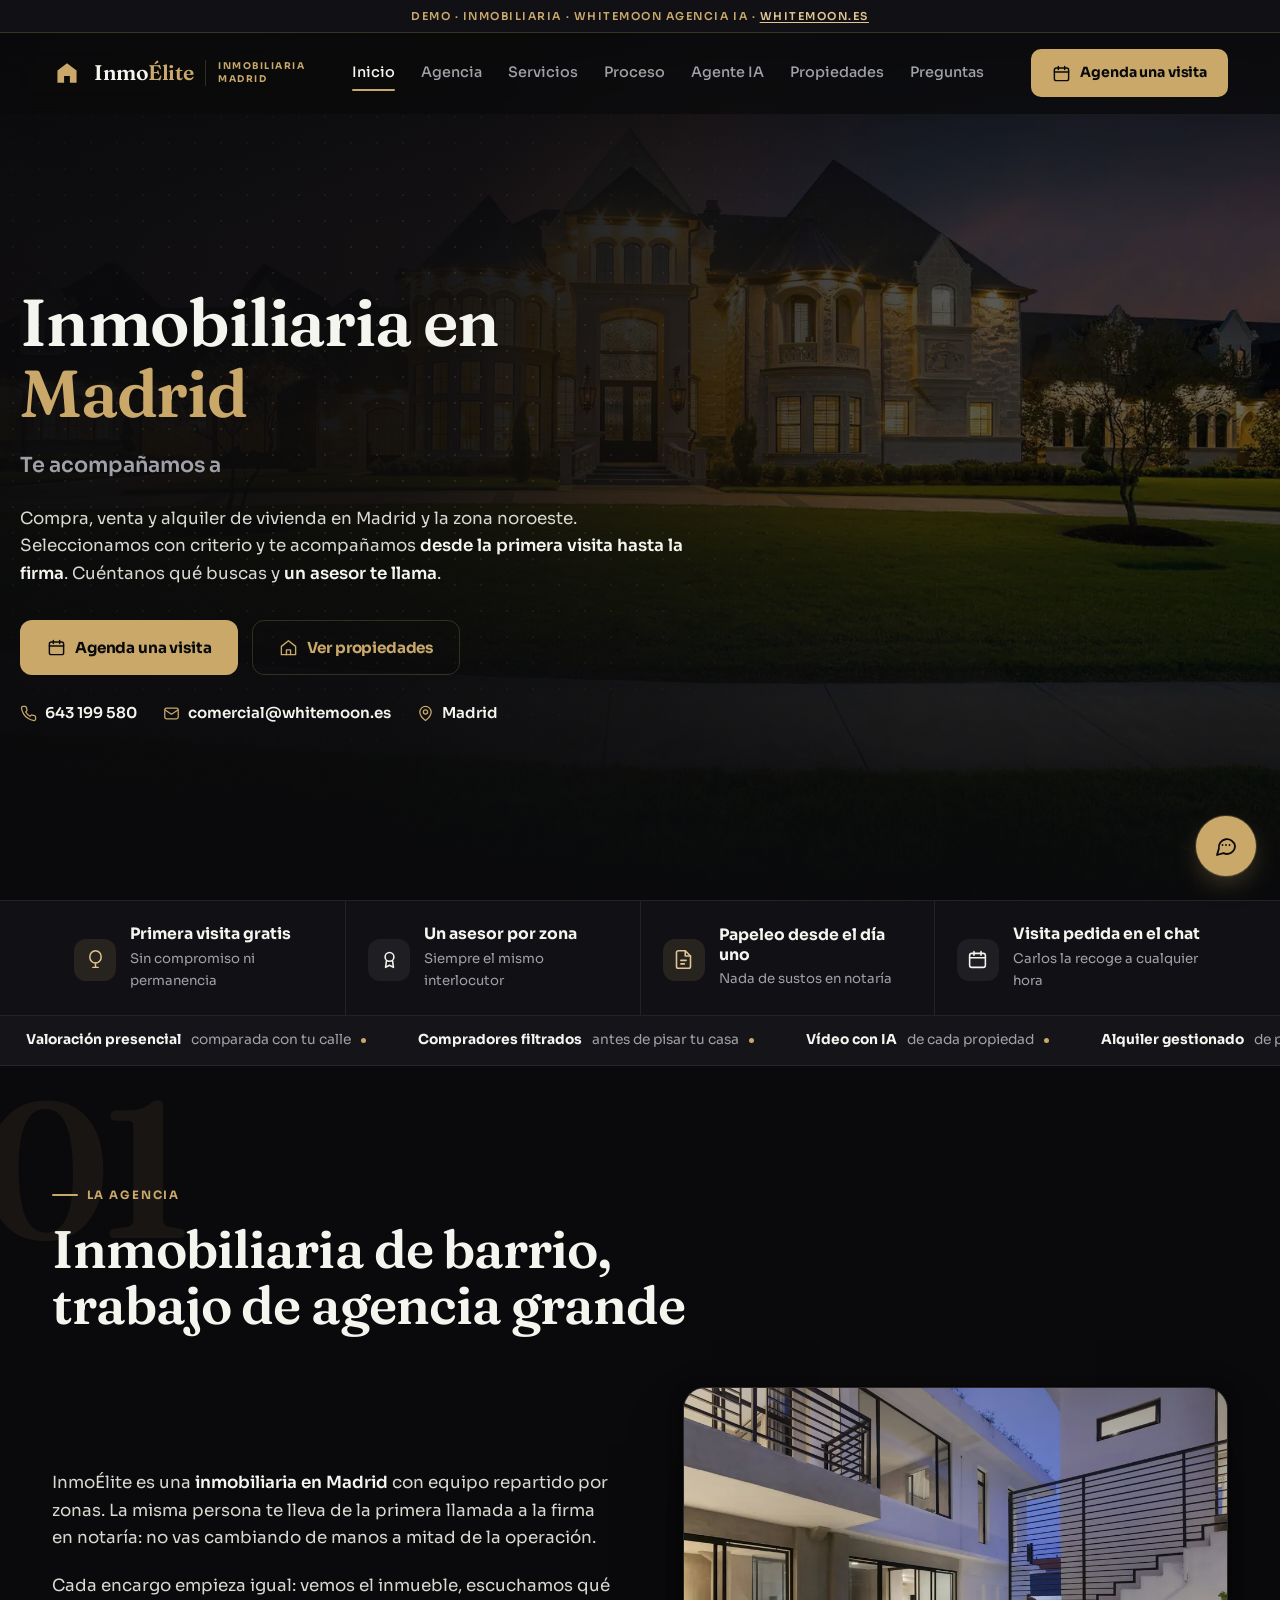
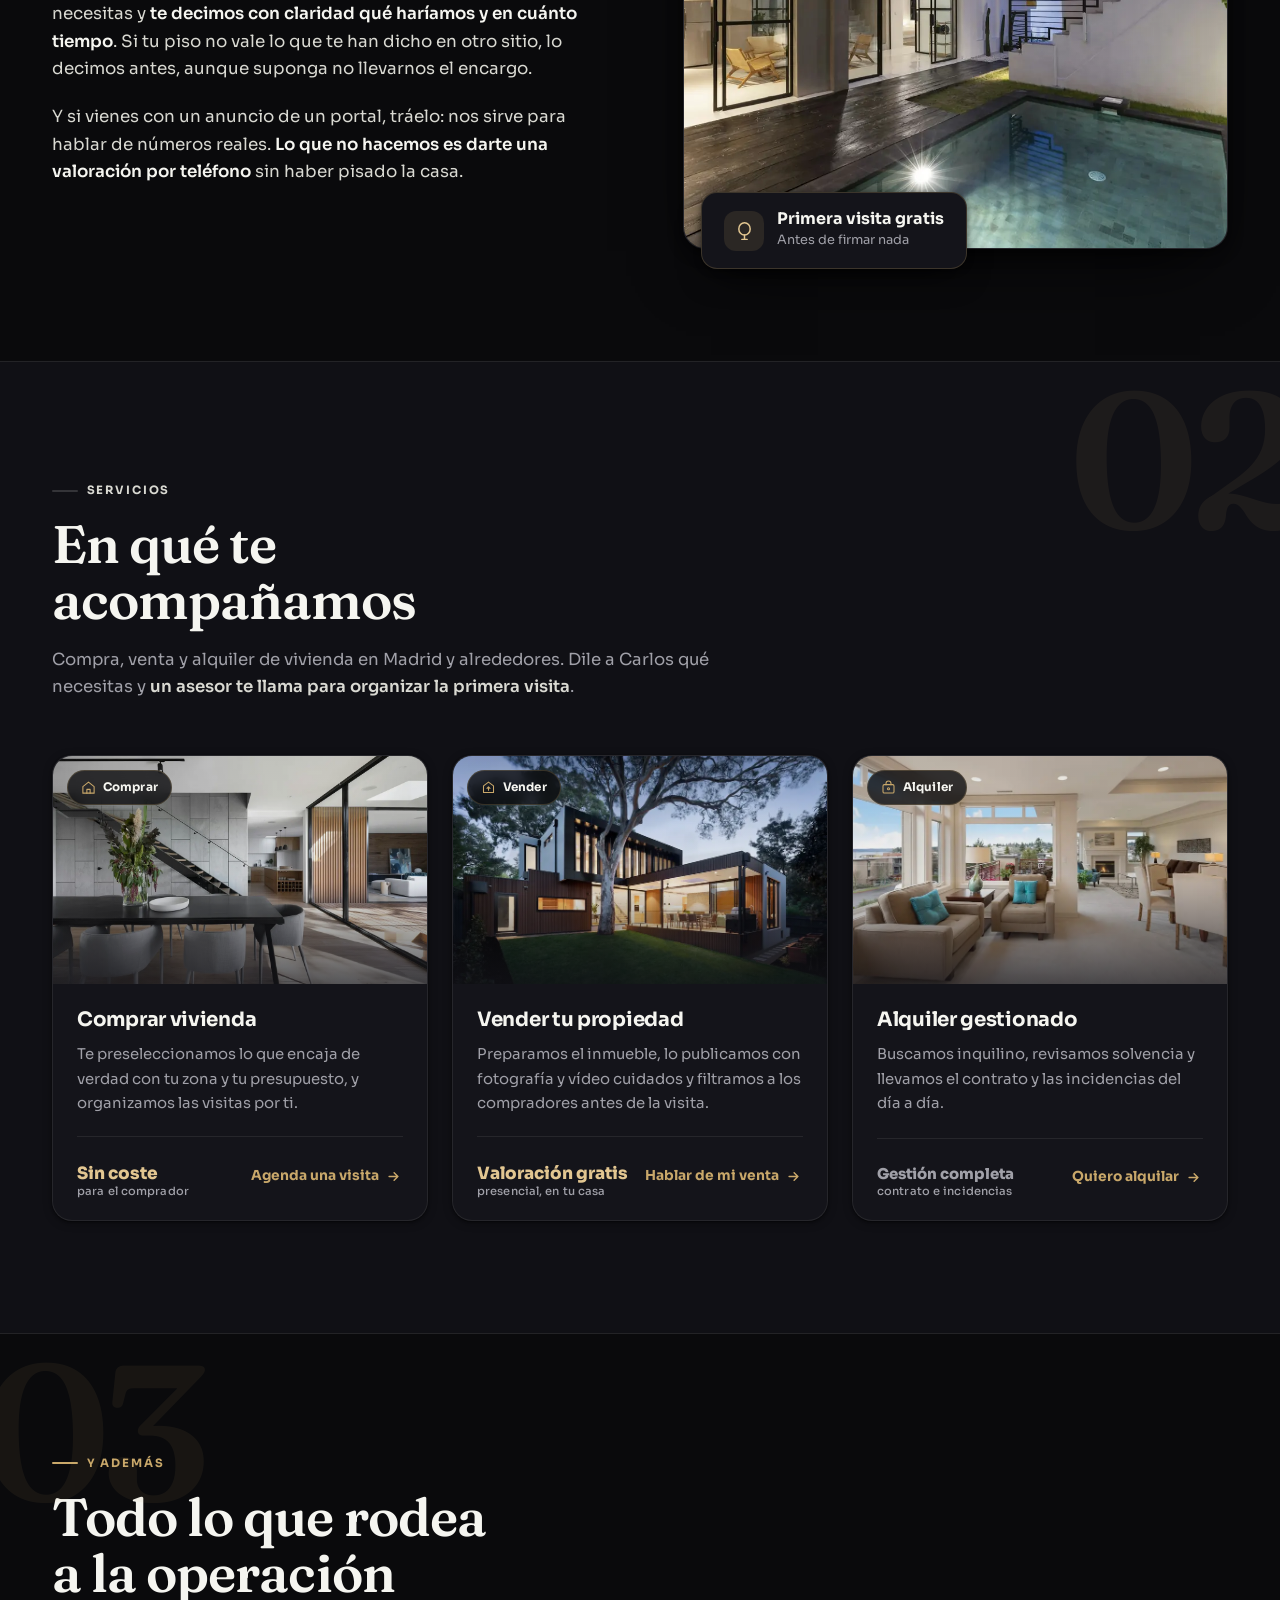
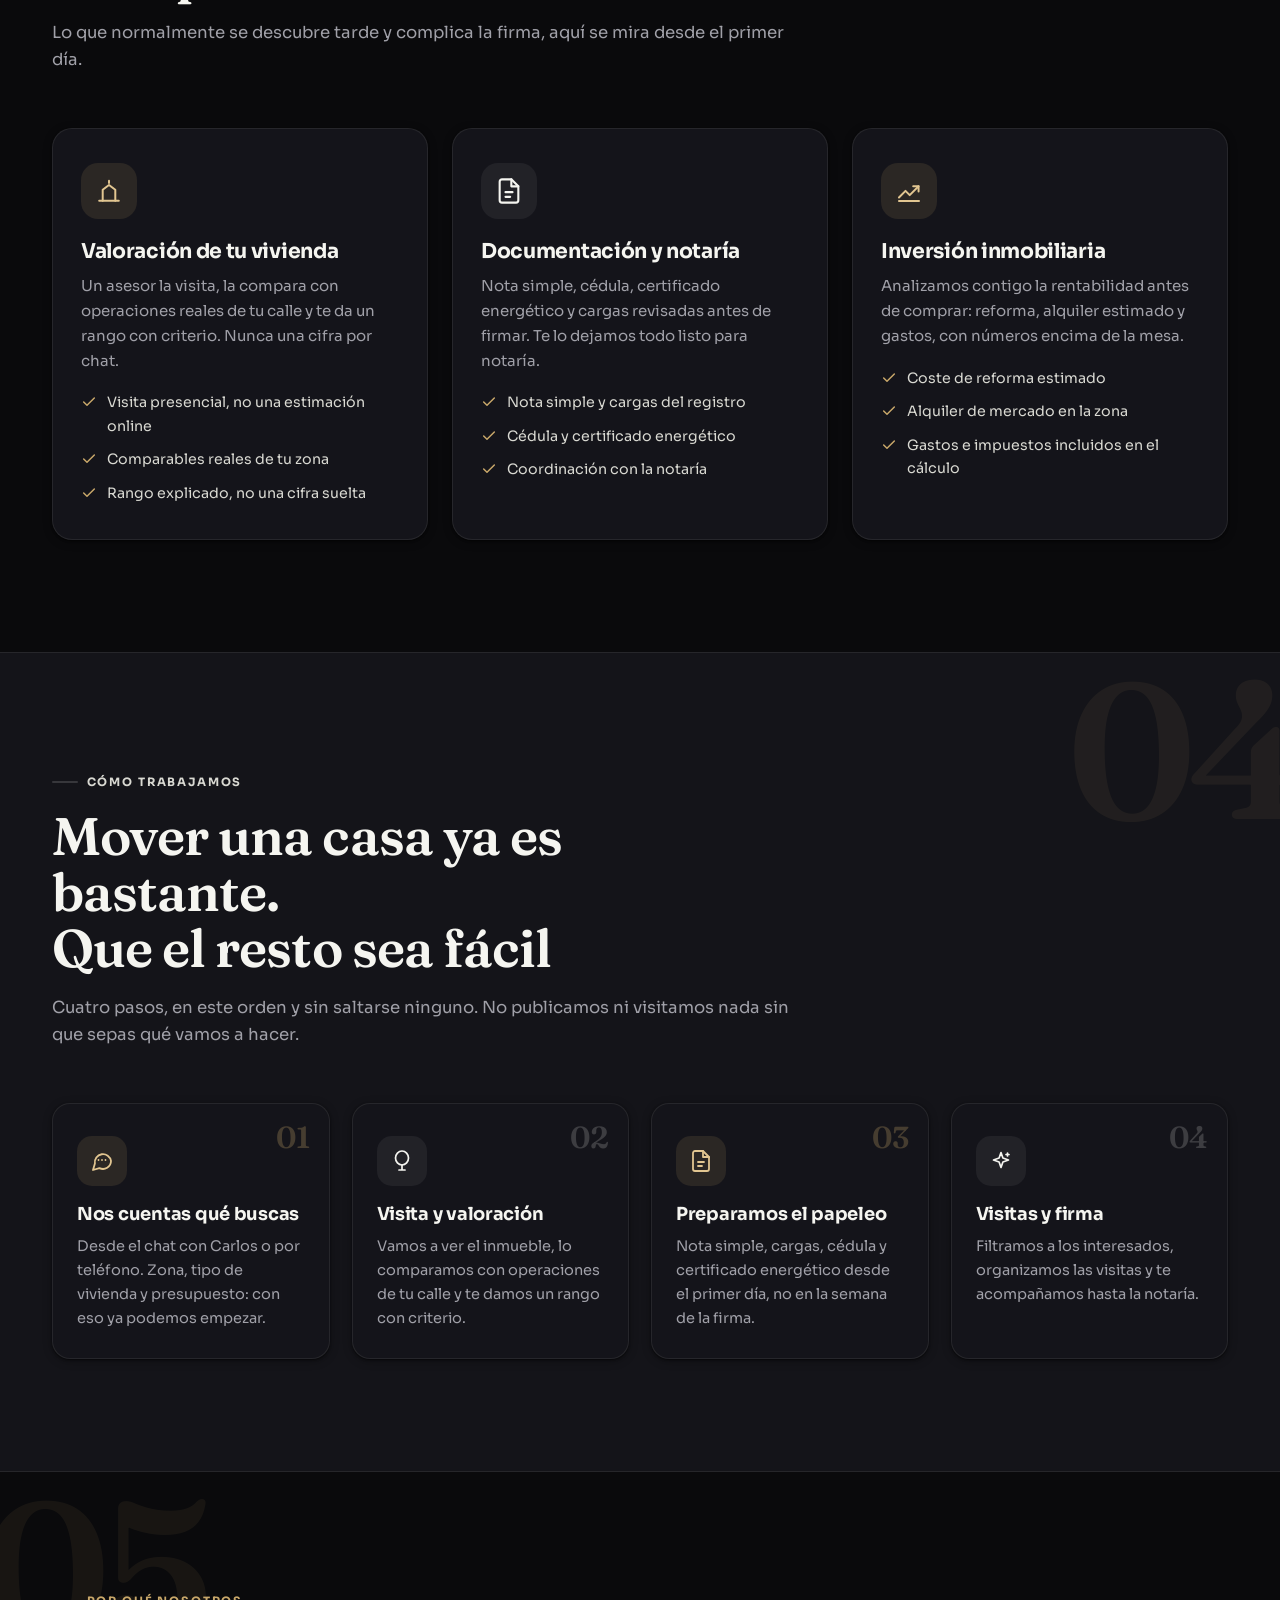
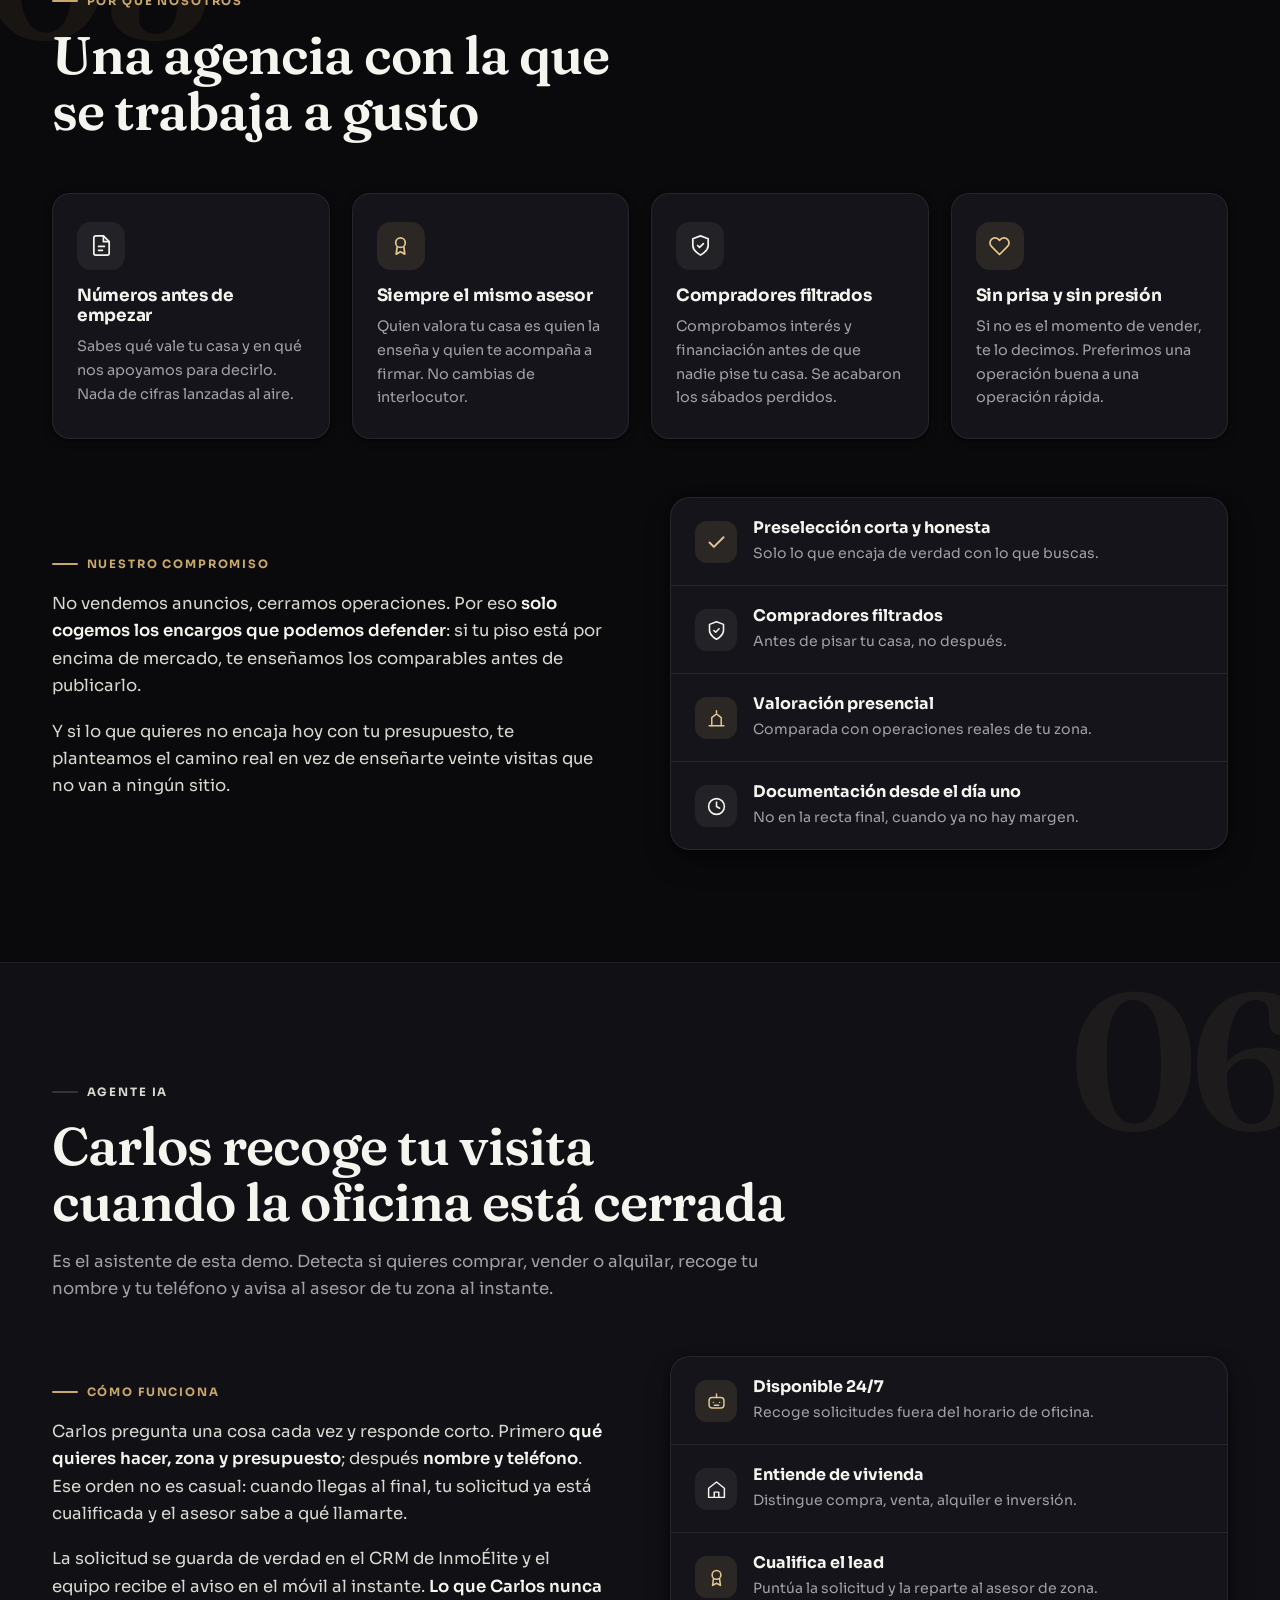
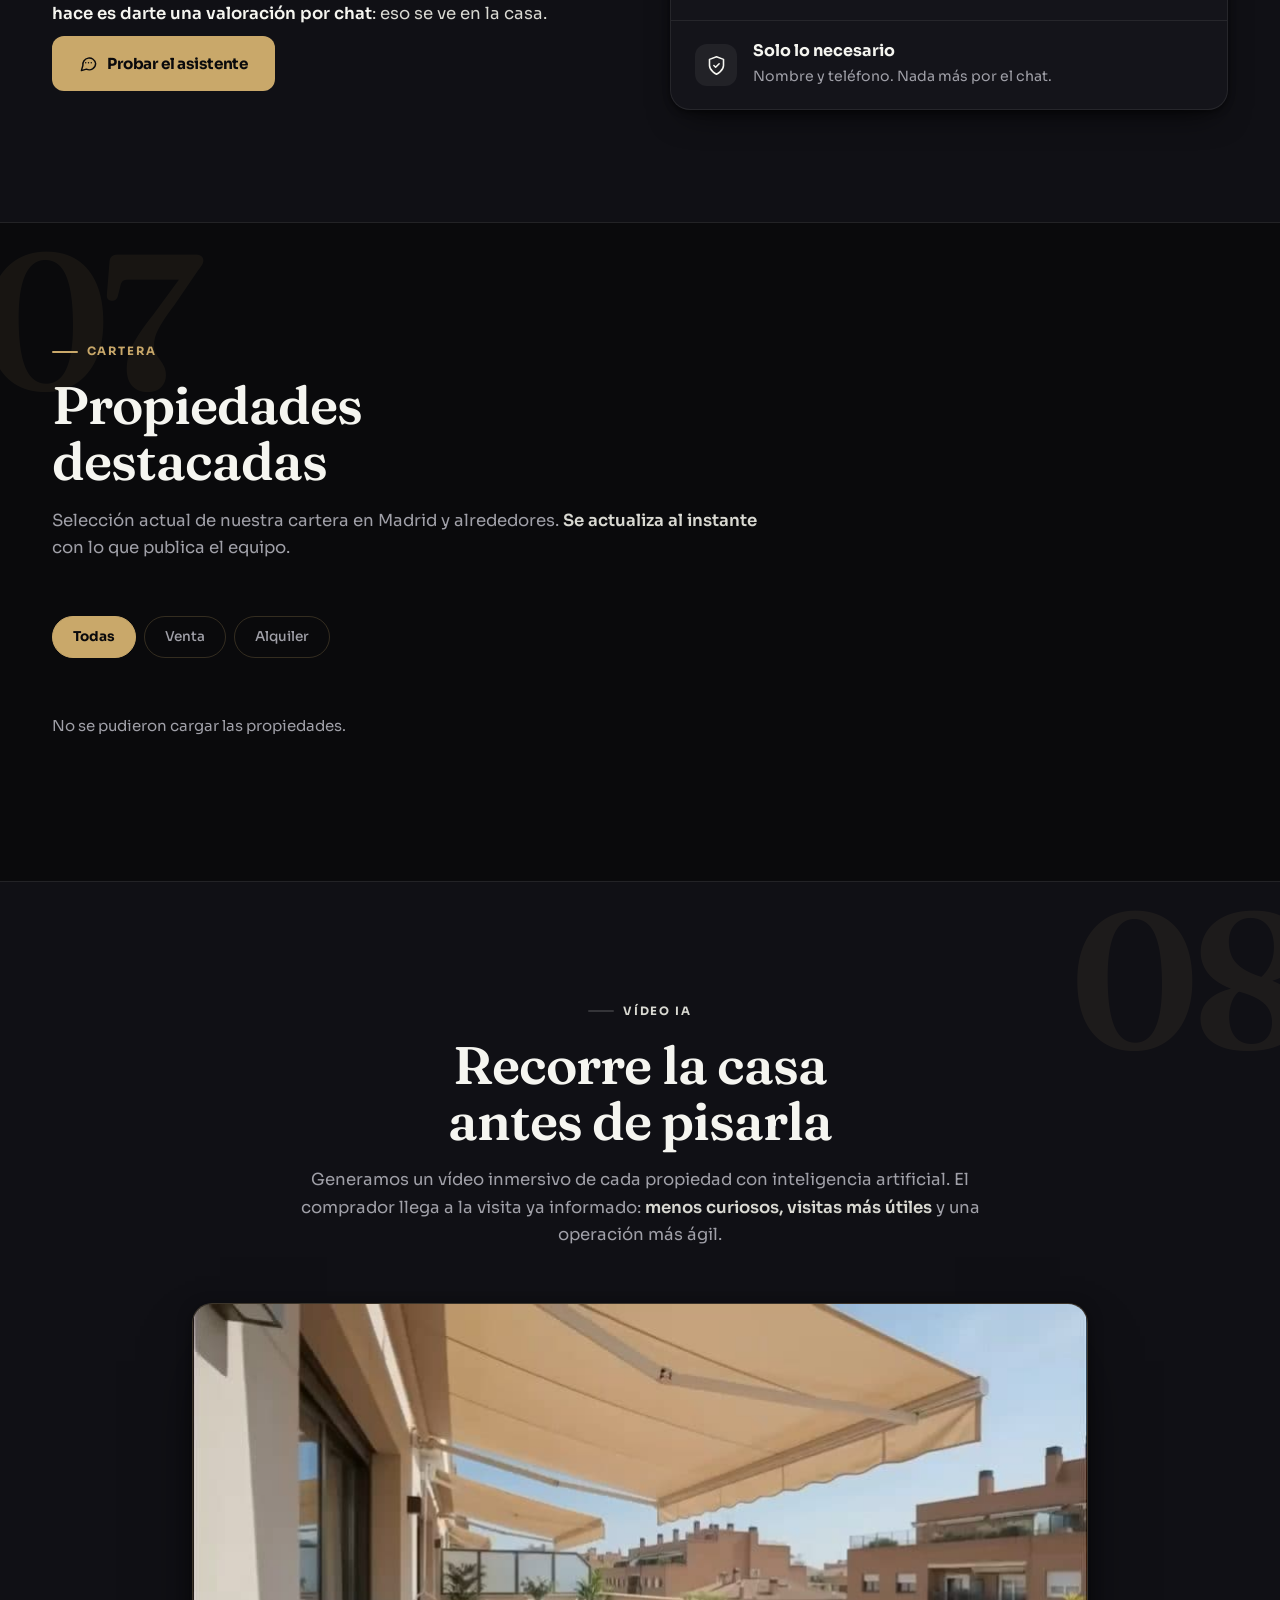
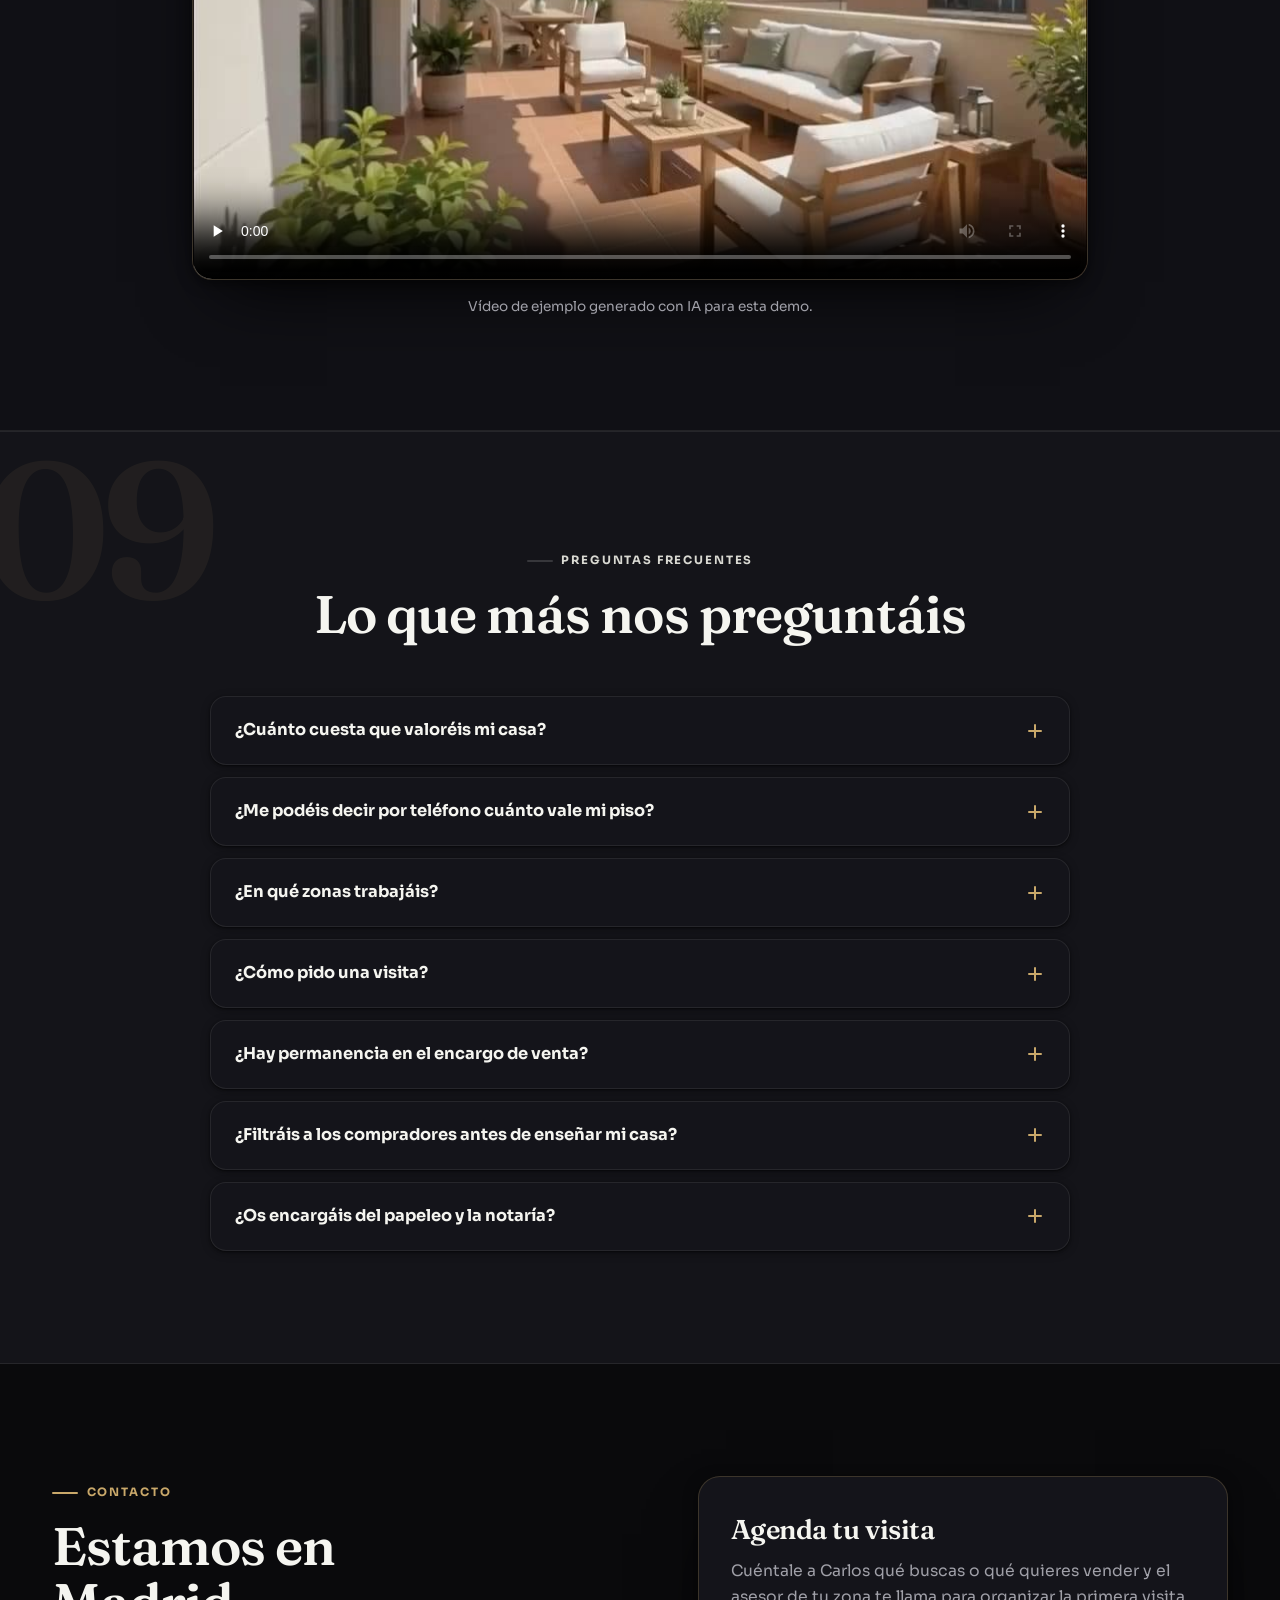
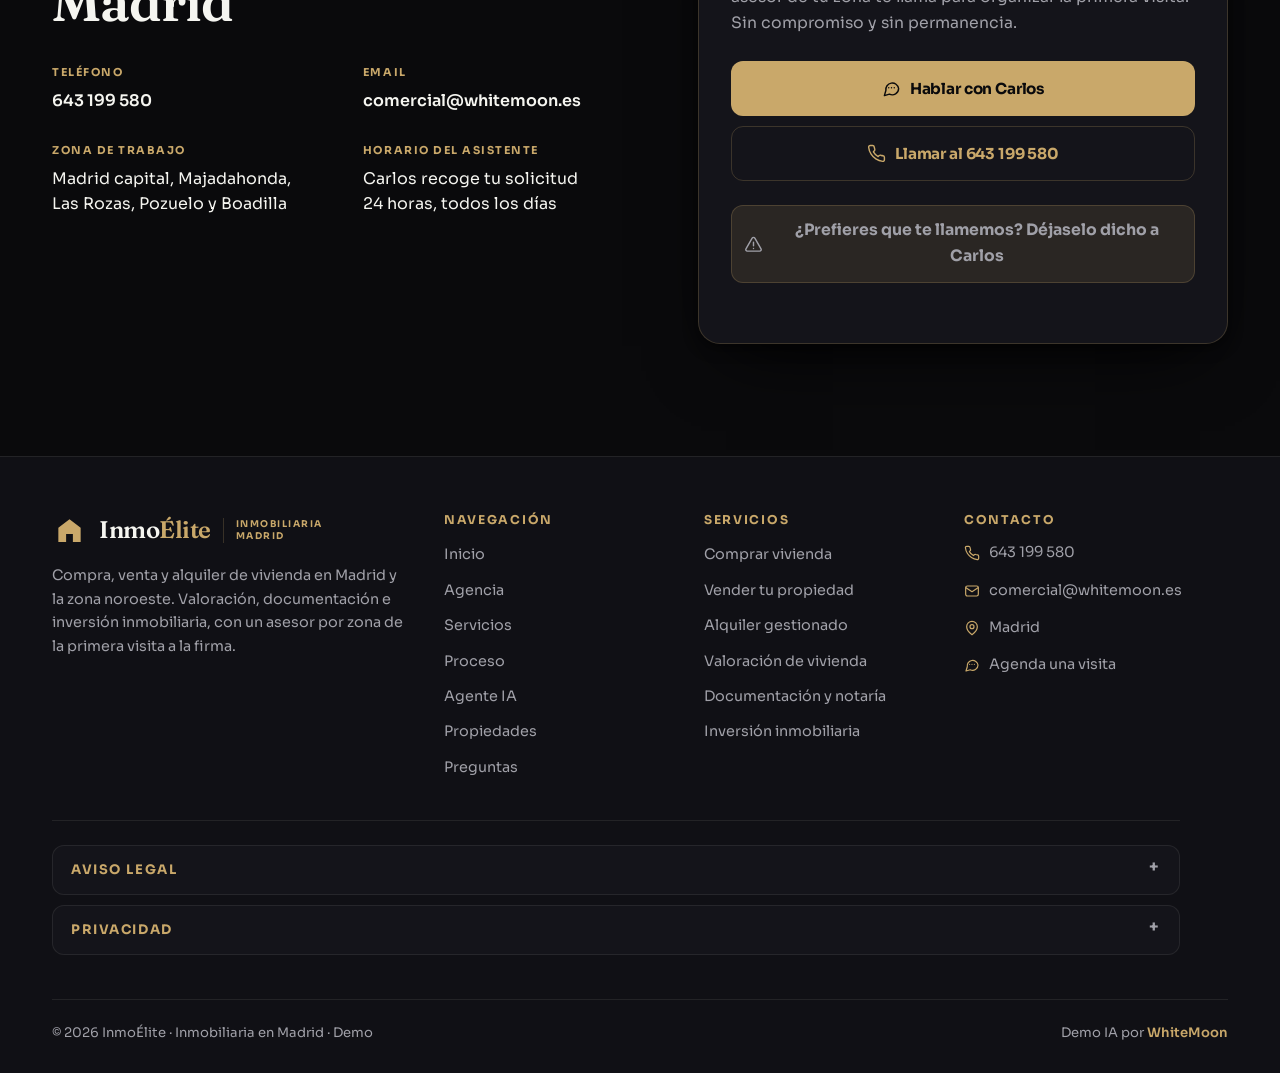
<file: index.html>
<!DOCTYPE html>
<html lang="es">
<head>
<meta charset="UTF-8">
<meta name="viewport" content="width=device-width, initial-scale=1">

<!-- ===================== SEO ===================== -->
<title>InmoÉlite · Compra, venta y alquiler de vivienda en Madrid</title>
<meta name="description" content="Inmobiliaria en Madrid: compra, venta y alquiler de vivienda. Cuéntale a Carlos qué buscas y un asesor te llama para agendar la visita.">
<link rel="canonical" href="https://nexusforgeia.github.io/WHITEMOON-INMOBILIARIAS/">
<meta name="robots" content="index, follow, max-image-preview:large">
<meta name="author" content="WhiteMoon">
<meta name="theme-color" content="#0a0a0c">
<meta name="color-scheme" content="dark">

<meta name="geo.region" content="ES-MD">
<meta name="geo.placename" content="Madrid">

<meta property="og:type" content="website">
<meta property="og:site_name" content="InmoÉlite">
<meta property="og:locale" content="es_ES">
<meta property="og:url" content="https://nexusforgeia.github.io/WHITEMOON-INMOBILIARIAS/">
<meta property="og:title" content="InmoÉlite · Compra, venta y alquiler de vivienda en Madrid">
<meta property="og:description" content="Inmobiliaria en Madrid: compra, venta y alquiler de vivienda. Cuéntale a Carlos qué buscas y un asesor te llama para agendar la visita.">
<meta property="og:image" content="https://nexusforgeia.github.io/WHITEMOON-INMOBILIARIAS/assets/img/og.jpg">
<meta property="og:image:type" content="image/jpeg">
<meta property="og:image:width" content="1200">
<meta property="og:image:height" content="630">
<meta property="og:image:alt" content="Mansión de piedra iluminada al atardecer con el jardín delantero en primer plano">
<meta name="twitter:card" content="summary_large_image">
<meta name="twitter:url" content="https://nexusforgeia.github.io/WHITEMOON-INMOBILIARIAS/">
<meta name="twitter:title" content="InmoÉlite · Compra, venta y alquiler de vivienda en Madrid">
<meta name="twitter:description" content="Inmobiliaria en Madrid: compra, venta y alquiler de vivienda. Cuéntale a Carlos qué buscas y un asesor te llama para agendar la visita.">
<meta name="twitter:image" content="https://nexusforgeia.github.io/WHITEMOON-INMOBILIARIAS/assets/img/og.jpg">

<!-- Favicon: la casa del logo, en champagne sobre el negro de marca -->
<link rel="icon" href="data:image/svg+xml,%3Csvg xmlns='http://www.w3.org/2000/svg' viewBox='0 0 32 32'%3E%3Crect width='32' height='32' rx='9' fill='%230a0a0c'/%3E%3Cpath d='M16 5.6 5.8 13.4v13h7.1v-7.2h6.2v7.2h7.1v-13L16 5.6Z' fill='%23c9a86a'/%3E%3C/svg%3E">

<link rel="preload" as="image" href="assets/img/hero-mansion-900.webp" type="image/webp" media="(max-width:900px)" fetchpriority="high">
<link rel="preload" as="image" href="assets/img/hero-mansion.webp" type="image/webp" media="(min-width:901px)" fetchpriority="high">

<!-- Fuentes auto-hospedadas (subset latin). Cero peticiones a Google Fonts. -->
<link rel="preload" as="font" type="font/woff2" href="assets/fonts/fraunces-600-latin.woff2" crossorigin>
<link rel="preload" as="font" type="font/woff2" href="assets/fonts/sora-400-latin.woff2" crossorigin>
<link rel="preload" as="font" type="font/woff2" href="assets/fonts/sora-700-latin.woff2" crossorigin>

<!-- CSS crítico en línea: el resto de la hoja deja de bloquear el render -->
<style>
@font-face{font-family:'Sora';font-style:normal;font-weight:400;font-display:swap;src:url(assets/fonts/sora-400-latin.woff2) format('woff2')}
@font-face{font-family:'Sora';font-style:normal;font-weight:500;font-display:swap;src:url(assets/fonts/sora-500-latin.woff2) format('woff2')}
@font-face{font-family:'Sora';font-style:normal;font-weight:600;font-display:swap;src:url(assets/fonts/sora-600-latin.woff2) format('woff2')}
@font-face{font-family:'Sora';font-style:normal;font-weight:700;font-display:swap;src:url(assets/fonts/sora-700-latin.woff2) format('woff2')}
@font-face{font-family:'Sora';font-style:normal;font-weight:800;font-display:swap;src:url(assets/fonts/sora-800-latin.woff2) format('woff2')}
@font-face{font-family:'Fraunces';font-style:normal;font-weight:600;font-display:swap;src:url(assets/fonts/fraunces-600-latin.woff2) format('woff2')}
:root{--bg:#0a0a0c;--bg2:#101015;--bg3:#141419;--surface:#14141a;--surface-2:#1c1c24;--text:#f5f5f0;--ink-2:#d9d9d2;--muted:#a0a0a8;--gold:#c9a86a;--gold-2:#e2c691;--gold-3:#8a6f3c;--gold-chip:rgba(201,168,106,.12);--gold-ink:#0a0a0c;--gold-rgb:201,168,106;--neutral-chip:rgba(245,245,240,.06);--gris:rgba(245,245,240,.16);--line:rgba(245,245,240,.08);--line-2:rgba(201,168,106,.22);--sh-sm:0 1px 2px rgba(0,0,0,.5),0 2px 8px rgba(0,0,0,.35);--sh-md:0 2px 6px rgba(0,0,0,.5),0 14px 34px -14px rgba(0,0,0,.8);--sh-lg:0 4px 14px rgba(0,0,0,.5),0 30px 70px -28px rgba(0,0,0,.95);--display:'Fraunces',Georgia,'Times New Roman',serif;--body:'Sora',system-ui,-apple-system,'Segoe UI',sans-serif;--maxw:1240px;--nav-h:80px;--strip-h:33px}
*{margin:0;padding:0;box-sizing:border-box}
html{scroll-behavior:smooth;scroll-padding-top:calc(var(--nav-h) + var(--strip-h) + 16px);-webkit-text-size-adjust:100%}
body{background:var(--bg);color:var(--ink-2);font-family:var(--body);font-size:16px;line-height:1.65;overflow-x:hidden;-webkit-font-smoothing:antialiased}
a{color:inherit;text-decoration:none}img,video{max-width:100%;display:block}button,input,textarea{font:inherit;color:inherit}
h1,h2{font-family:var(--display);font-weight:600;color:var(--text);line-height:1.06;letter-spacing:-.018em}
h3,h4{font-family:var(--body);font-weight:700;color:var(--text);line-height:1.2;letter-spacing:-.015em}
.wrap{max-width:var(--maxw);margin:0 auto;padding:0 32px}
.sr-only{position:absolute;width:1px;height:1px;padding:0;margin:-1px;overflow:hidden;clip:rect(0 0 0 0);white-space:nowrap;border:0}
.demo-strip{position:fixed;inset:0 0 auto 0;height:var(--strip-h);z-index:902;display:block;line-height:calc(var(--strip-h) - 1px);background:var(--bg2);color:var(--gold);overflow:hidden;border-bottom:1px solid var(--line-2);text-align:center;padding:0 14px;font-size:.68rem;font-weight:600;letter-spacing:.14em;text-transform:uppercase}
.demo-strip a{color:var(--gold-2);text-decoration:underline;text-underline-offset:2px}
.btn{display:inline-flex;align-items:center;justify-content:center;gap:9px;font-family:var(--body);font-weight:700;font-size:.95rem;letter-spacing:-.01em;padding:14px 26px;border-radius:12px;border:1.5px solid transparent;background:var(--gold);color:var(--gold-ink);cursor:pointer}
.btn svg{width:19px;height:19px;flex-shrink:0}
.btn--ghost{background:transparent;color:var(--gold);border-color:var(--line-2)}
.btn--sm{padding:11px 20px;font-size:.88rem;border-radius:10px}
.nav{position:fixed;top:var(--strip-h);left:0;right:0;z-index:900;background:rgba(10,10,12,.72);backdrop-filter:blur(14px);border-bottom:1px solid transparent}
.nav-inner{display:flex;align-items:center;justify-content:space-between;gap:20px;height:var(--nav-h)}
.brand{display:flex;align-items:center;gap:12px;flex-shrink:0}
.brand__mark{width:30px;height:30px;flex-shrink:0;color:var(--gold)}
.brand__name{font-family:var(--display);font-weight:600;font-size:1.32rem;color:var(--text);letter-spacing:-.02em;line-height:1}
.brand__name i{font-style:normal;color:var(--gold)}
.brand__sub{font-family:var(--body);font-weight:700;font-size:.58rem;letter-spacing:.16em;text-transform:uppercase;color:var(--gold);line-height:1.35;padding-left:12px;border-left:1px solid var(--line-2)}
.nav-links{display:flex;align-items:center;gap:26px}
.nav-links a{font-size:.9rem;font-weight:500;color:var(--muted);position:relative;padding:6px 0}
.nav-cta{display:flex;align-items:center;gap:14px}
.burger{display:none;width:44px;height:44px;border-radius:12px;border:1px solid var(--line-2);background:var(--surface);cursor:pointer;place-items:center;color:var(--text)}
.burger svg{width:22px;height:22px}
.mobile-menu{position:fixed;inset:var(--strip-h) 0 0;z-index:899;background:rgba(10,10,12,.98);display:flex;flex-direction:column;justify-content:center;align-items:center;gap:8px;opacity:0;visibility:hidden;pointer-events:none}
.hero{position:relative;min-height:100svh;display:flex;align-items:center;overflow:hidden;background:var(--bg)}
.hero-bg{position:absolute;inset:0;z-index:0}
.hero-bg .wash{position:absolute;inset:0;background:radial-gradient(900px 620px at 86% 12%,rgba(201,168,106,.16),transparent 62%),radial-gradient(760px 620px at 96% 88%,rgba(201,168,106,.08),transparent 64%),linear-gradient(180deg,#0a0a0c 0%,#101015 100%)}
.hero-bg .shot{position:absolute;inset:0;width:100%;height:100%;object-fit:cover;object-position:center 46%;z-index:1}
.hero-bg .scrim{position:absolute;inset:0;z-index:2;pointer-events:none;background:linear-gradient(100deg,rgba(10,10,12,.95) 0%,rgba(10,10,12,.9) 34%,rgba(10,10,12,.7) 52%,rgba(10,10,12,.42) 74%,rgba(10,10,12,.3) 100%),linear-gradient(180deg,rgba(10,10,12,.88) 0%,rgba(10,10,12,0) 26%,rgba(10,10,12,0) 58%,rgba(10,10,12,.96) 100%)}
.hero-bg .dots{position:absolute;inset:0;z-index:3;opacity:.45;background-image:radial-gradient(rgba(201,168,106,.28) 1px,transparent 1px);background-size:26px 26px}
.hero-content{position:relative;z-index:4;width:100%;padding:calc(var(--nav-h) + var(--strip-h) + 44px) 0 44px}
.hero h1{font-size:clamp(2.35rem,5.4vw,4.15rem);max-width:15ch}
.hero h1 .accent{color:var(--gold);display:block}
.hero-rot{display:flex;align-items:baseline;gap:.5em;flex-wrap:wrap;margin-top:20px;font-family:var(--body);font-weight:600;font-size:clamp(1rem,2.4vw,1.3rem);color:var(--muted)}
.hero-rot .rot{color:var(--gold-2);font-weight:700;display:inline-block}
.hero-desc{max-width:56ch;color:var(--ink-2);font-size:1.05rem;margin-top:22px}
.hero-desc strong{color:var(--text);font-weight:600}
.hero-actions{display:flex;gap:14px;margin-top:32px;flex-wrap:wrap}
.hero-contact{display:flex;gap:10px 26px;flex-wrap:wrap;margin-top:26px;font-size:.94rem;color:var(--muted)}
.hero-contact a,.hero-contact span{display:inline-flex;align-items:center;gap:8px;font-weight:600;color:var(--text)}
.hero-contact svg{width:17px;height:17px;color:var(--gold);flex-shrink:0}
.reveal{opacity:0;transform:translateY(28px)}
.reveal.in{opacity:1;transform:none}
@media (max-width:1080px){.nav-links{display:none}.nav-cta .btn{display:none}.burger{display:grid}}
@media (max-width:900px){.wrap{padding:0 22px}}
@media (max-width:620px){:root{--nav-h:70px;--strip-h:30px}.wrap{padding:0 18px}.demo-strip{font-size:.6rem;letter-spacing:.08em}.demo-strip__long{display:none}.hero h1{max-width:none}.hero-actions .btn{flex:1 1 100%}}
@media (prefers-reduced-motion:reduce){html{scroll-behavior:auto}.reveal{opacity:1!important;transform:none!important}}
</style>
<link rel="preload" as="style" href="assets/css/style.css" onload="this.onload=null;this.rel='stylesheet'">
<noscript><link rel="stylesheet" href="assets/css/style.css"></noscript>

<!-- ===================== JSON-LD ===================== -->
<script type="application/ld+json">
{
  "@context": "https://schema.org",
  "@type": "RealEstateAgent",
  "@id": "https://nexusforgeia.github.io/WHITEMOON-INMOBILIARIAS/#business",
  "name": "InmoÉlite",
  "description": "Inmobiliaria en Madrid: compra, venta y alquiler de vivienda, valoración, documentación e inversión inmobiliaria.",
  "url": "https://nexusforgeia.github.io/WHITEMOON-INMOBILIARIAS/",
  "image": "https://nexusforgeia.github.io/WHITEMOON-INMOBILIARIAS/assets/img/og.jpg",
  "telephone": "+34643199580",
  "email": "comercial@whitemoon.es",
  "areaServed": { "@type": "City", "name": "Madrid" },
  "address": { "@type": "PostalAddress", "addressLocality": "Madrid", "addressCountry": "ES" },
  "availableLanguage": "es",
  "makesOffer": [
    { "@type": "Offer", "itemOffered": { "@type": "Service", "name": "Compra de vivienda" } },
    { "@type": "Offer", "itemOffered": { "@type": "Service", "name": "Venta de vivienda" } },
    { "@type": "Offer", "itemOffered": { "@type": "Service", "name": "Alquiler gestionado" } },
    { "@type": "Offer", "itemOffered": { "@type": "Service", "name": "Valoración de vivienda" } },
    { "@type": "Offer", "itemOffered": { "@type": "Service", "name": "Asesoría legal y documentación" } },
    { "@type": "Offer", "itemOffered": { "@type": "Service", "name": "Inversión inmobiliaria" } }
  ]
}
</script>
</head>
<body>

<a class="sr-only" href="#servicios">Saltar al contenido</a>

<!-- ===================== SPRITE DE ICONOS ===================== -->
<svg width="0" height="0" style="position:absolute" aria-hidden="true" focusable="false">
  <symbol id="ic-mirror" viewBox="0 0 24 24" fill="none" stroke="currentColor" stroke-width="1.7" stroke-linecap="round" stroke-linejoin="round"><ellipse cx="12" cy="9" rx="6.5" ry="7"/><path d="M12 16v5M9 21h6"/></symbol>
  <symbol id="ic-check" viewBox="0 0 24 24" fill="none" stroke="currentColor" stroke-width="2.2" stroke-linecap="round" stroke-linejoin="round"><path d="M20 6 9 17l-5-5"/></symbol>
  <symbol id="ic-shield" viewBox="0 0 24 24" fill="none" stroke="currentColor" stroke-width="1.8" stroke-linecap="round" stroke-linejoin="round"><path d="M12 22s8-4 8-10V5l-8-3-8 3v7c0 6 8 10 8 10z"/><path d="m9 12 2 2 4-4"/></symbol>
  <symbol id="ic-cert" viewBox="0 0 24 24" fill="none" stroke="currentColor" stroke-width="1.8" stroke-linecap="round" stroke-linejoin="round"><circle cx="12" cy="9" r="5"/><path d="m8.5 13.5-1 7.5 4.5-2.5 4.5 2.5-1-7.5"/></symbol>
  <symbol id="ic-calendar" viewBox="0 0 24 24" fill="none" stroke="currentColor" stroke-width="1.8" stroke-linecap="round" stroke-linejoin="round"><rect x="3" y="5" width="18" height="16" rx="2.5"/><path d="M3 10h18M8 3v4M16 3v4"/></symbol>
  <symbol id="ic-phone" viewBox="0 0 24 24" fill="none" stroke="currentColor" stroke-width="1.8" stroke-linecap="round" stroke-linejoin="round"><path d="M22 16.9v3a2 2 0 0 1-2.2 2 19.8 19.8 0 0 1-8.6-3.1 19.5 19.5 0 0 1-6-6A19.8 19.8 0 0 1 2.1 4.2 2 2 0 0 1 4.1 2h3a2 2 0 0 1 2 1.7c.1 1 .4 1.9.7 2.8a2 2 0 0 1-.5 2.1L8.1 9.9a16 16 0 0 0 6 6l1.3-1.3a2 2 0 0 1 2.1-.4c.9.3 1.8.6 2.8.7a2 2 0 0 1 1.7 2z"/></symbol>
  <symbol id="ic-mail" viewBox="0 0 24 24" fill="none" stroke="currentColor" stroke-width="1.8" stroke-linecap="round" stroke-linejoin="round"><rect x="2.5" y="4.5" width="19" height="15" rx="2.5"/><path d="m3 7 9 6 9-6"/></symbol>
  <symbol id="ic-pin" viewBox="0 0 24 24" fill="none" stroke="currentColor" stroke-width="1.8" stroke-linecap="round" stroke-linejoin="round"><path d="M20 10c0 6-8 12-8 12s-8-6-8-12a8 8 0 0 1 16 0z"/><circle cx="12" cy="10" r="3"/></symbol>
  <symbol id="ic-clock" viewBox="0 0 24 24" fill="none" stroke="currentColor" stroke-width="1.8" stroke-linecap="round" stroke-linejoin="round"><circle cx="12" cy="12" r="9"/><path d="M12 7v5l3.5 2"/></symbol>
  <symbol id="ic-chat" viewBox="0 0 24 24" fill="none" stroke="currentColor" stroke-width="1.8" stroke-linecap="round" stroke-linejoin="round"><path d="M21 12a8 8 0 0 1-11.6 7.1L3 21l1.9-6.4A8 8 0 1 1 21 12z"/><path d="M8.5 11h.01M12 11h.01M15.5 11h.01"/></symbol>
  <symbol id="ic-send" viewBox="0 0 24 24" fill="none" stroke="currentColor" stroke-width="2" stroke-linecap="round" stroke-linejoin="round"><path d="M22 2 11 13M22 2l-7 20-4-9-9-4 20-7z"/></symbol>
  <symbol id="ic-close" viewBox="0 0 24 24" fill="none" stroke="currentColor" stroke-width="2" stroke-linecap="round" stroke-linejoin="round"><path d="M18 6 6 18M6 6l12 12"/></symbol>
  <symbol id="ic-menu" viewBox="0 0 24 24" fill="none" stroke="currentColor" stroke-width="2" stroke-linecap="round" stroke-linejoin="round"><path d="M4 7h16M4 12h16M4 17h16"/></symbol>
  <symbol id="ic-arrow" viewBox="0 0 24 24" fill="none" stroke="currentColor" stroke-width="2.4" stroke-linecap="round" stroke-linejoin="round"><path d="M5 12h14M13 6l6 6-6 6"/></symbol>
  <symbol id="ic-file" viewBox="0 0 24 24" fill="none" stroke="currentColor" stroke-width="1.8" stroke-linecap="round" stroke-linejoin="round"><path d="M14 2H6a2 2 0 0 0-2 2v16a2 2 0 0 0 2 2h12a2 2 0 0 0 2-2V8z"/><path d="M14 2v6h6M9 13h6M9 17h4"/></symbol>
  <symbol id="ic-alert" viewBox="0 0 24 24" fill="none" stroke="currentColor" stroke-width="1.8" stroke-linecap="round" stroke-linejoin="round"><path d="M10.3 3.9 2.5 17.4A2 2 0 0 0 4.2 20.4h15.6a2 2 0 0 0 1.7-3L13.7 3.9a2 2 0 0 0-3.4 0z"/><path d="M12 9v4.5M12 17h.01"/></symbol>
  <symbol id="ic-sparkle" viewBox="0 0 24 24" fill="none" stroke="currentColor" stroke-width="1.7" stroke-linecap="round" stroke-linejoin="round"><path d="M12 3.5 13.9 9 19.5 11l-5.6 2L12 18.5 10.1 13 4.5 11 10.1 9z"/><path d="M18.5 4v3M20 5.5h-3"/></symbol>
  <symbol id="ic-heart" viewBox="0 0 24 24" fill="none" stroke="currentColor" stroke-width="1.8" stroke-linecap="round" stroke-linejoin="round"><path d="M20.4 5.6a5.2 5.2 0 0 0-7.4 0L12 6.6l-1-1a5.2 5.2 0 1 0-7.4 7.4l1 1 7.4 7.4 7.4-7.4 1-1a5.2 5.2 0 0 0 0-7.4z"/></symbol>
  <symbol id="ic-bot" viewBox="0 0 24 24" fill="none" stroke="currentColor" stroke-width="1.7" stroke-linecap="round" stroke-linejoin="round"><rect x="3.5" y="7.5" width="17" height="12" rx="3.5"/><path d="M12 3.5v4M8.5 13h.01M15.5 13h.01M9.5 16.4h5"/></symbol>
  <symbol id="ic-home" viewBox="0 0 24 24" fill="none" stroke="currentColor" stroke-width="1.7" stroke-linecap="round" stroke-linejoin="round"><path d="M3 10.6 12 3.4l9 7.2V21H3V10.6Z"/><path d="M9.4 21v-6h5.2v6"/></symbol>
  <symbol id="ic-sell" viewBox="0 0 24 24" fill="none" stroke="currentColor" stroke-width="1.7" stroke-linecap="round" stroke-linejoin="round"><path d="M4 20V9.4l8-6 8 6V20"/><path d="M4 20h16"/><path d="M12 16.5v-5M9.6 13.4 12 11l2.4 2.4"/></symbol>
  <symbol id="ic-keys" viewBox="0 0 24 24" fill="none" stroke="currentColor" stroke-width="1.7" stroke-linecap="round" stroke-linejoin="round"><rect x="3.2" y="7.4" width="17.6" height="13.4" rx="2.2"/><path d="M8 7.4V5.6a4 4 0 0 1 8 0v1.8"/><circle cx="12" cy="14" r="1.7"/></symbol>
  <symbol id="ic-scale" viewBox="0 0 24 24" fill="none" stroke="currentColor" stroke-width="1.7" stroke-linecap="round" stroke-linejoin="round"><path d="M3.6 20.4h16.8"/><path d="M6.6 20.4V11l5.4-4.2 5.4 4.2v9.4"/><path d="M12 3.2v2"/></symbol>
  <symbol id="ic-chart" viewBox="0 0 24 24" fill="none" stroke="currentColor" stroke-width="1.7" stroke-linecap="round" stroke-linejoin="round"><path d="M3.4 17.6 9 11.9l3.6 3.6 7.6-7.6"/><path d="M15.6 7.9h4.6v4.6"/><path d="M3.4 20.6h17.2"/></symbol>
</svg>

<p class="demo-strip">Demo<span class="demo-strip__long"> · Inmobiliaria</span> · WhiteMoon Agencia IA · <a href="https://whitemoon.es" target="_blank" rel="noopener">whitemoon.es</a></p>

<!-- ===================== NAV ===================== -->
<header class="nav" id="nav">
  <div class="wrap nav-inner">
    <a href="./" class="brand" aria-label="InmoÉlite, inicio">
      <svg class="brand__mark" viewBox="0 0 32 32" aria-hidden="true"><path d="M16 5.6 5.8 13.4v13h7.1v-7.2h6.2v7.2h7.1v-13L16 5.6Z" fill="currentColor"/></svg>
      <span class="brand__name">Inmo<i>Élite</i></span>
      <span class="brand__sub">Inmobiliaria<br>Madrid</span>
    </a>
    <nav class="nav-links" id="navLinks" aria-label="Navegación principal">
      <a href="#top" class="active">Inicio</a>
      <a href="#agencia">Agencia</a>
      <a href="#servicios">Servicios</a>
      <a href="#proceso">Proceso</a>
      <a href="#agente-ia">Agente IA</a>
      <a href="#propiedades">Propiedades</a>
      <a href="#faq">Preguntas</a>
    </nav>
    <div class="nav-cta">
      <button class="btn btn--sm" data-openchat type="button"><svg aria-hidden="true"><use href="#ic-calendar"/></svg>Agenda una visita</button>
      <button class="burger" id="burger" type="button" aria-label="Abrir menú" aria-expanded="false" aria-controls="mobileMenu"><svg aria-hidden="true"><use href="#ic-menu"/></svg></button>
    </div>
  </div>
</header>
<div class="mobile-menu" id="mobileMenu">
  <a href="#top">Inicio</a>
  <a href="#agencia">Agencia</a>
  <a href="#servicios">Servicios</a>
  <a href="#proceso">Proceso</a>
  <a href="#agente-ia">Agente IA</a>
  <a href="#propiedades">Propiedades</a>
  <a href="#faq">Preguntas</a>
  <a href="#contacto">Contacto</a>
  <button class="btn" data-openchat type="button"><svg aria-hidden="true"><use href="#ic-calendar"/></svg>Agenda una visita</button>
</div>

<main>

<!-- ===================== HERO ===================== -->
<section class="hero" id="top">
  <div class="hero-bg" aria-hidden="true">
    <div class="wash"></div>
    <picture>
      <source type="image/webp" srcset="assets/img/hero-mansion-900.webp 900w, assets/img/hero-mansion.webp 1600w" sizes="100vw">
      <img class="shot" src="assets/img/hero-mansion.jpg" srcset="assets/img/hero-mansion-900.jpg 900w, assets/img/hero-mansion.jpg 1600w" sizes="100vw" alt="" width="1600" height="900" fetchpriority="high" decoding="async">
    </picture>
    <div class="scrim"></div>
    <div class="dots"></div>
  </div>
  <div class="wrap hero-content">
    <h1>Inmobiliaria en <span class="accent">Madrid</span></h1>
    <p class="hero-rot">
      <span>Te acompañamos a</span>
      <span class="rot"><b id="rotWord">comprar</b></span>
    </p>
    <p class="hero-desc reveal">Compra, venta y alquiler de vivienda en Madrid y la zona noroeste. Seleccionamos con criterio y te acompañamos <strong>desde la primera visita hasta la firma</strong>. Cuéntanos qué buscas y <strong>un asesor te llama</strong>.</p>
    <div class="hero-actions reveal">
      <button class="btn" data-openchat type="button"><svg aria-hidden="true"><use href="#ic-calendar"/></svg>Agenda una visita</button>
      <a class="btn btn--ghost" href="#propiedades"><svg aria-hidden="true"><use href="#ic-home"/></svg>Ver propiedades</a>
    </div>
    <p class="hero-contact reveal">
      <a href="tel:+34643199580"><svg aria-hidden="true"><use href="#ic-phone"/></svg>643 199 580</a>
      <a href="mailto:comercial@whitemoon.es"><svg aria-hidden="true"><use href="#ic-mail"/></svg>comercial@whitemoon.es</a>
      <span><svg aria-hidden="true"><use href="#ic-pin"/></svg>Madrid</span>
    </p>
  </div>
</section>

<!-- ===================== BARRA DE CONFIANZA ===================== -->
<div class="trust">
  <div class="wrap">
    <div class="trust-grid">
      <div class="trust-i"><span class="ic"><svg aria-hidden="true"><use href="#ic-mirror"/></svg></span><div><b>Primera visita gratis</b><span>Sin compromiso ni permanencia</span></div></div>
      <div class="trust-i"><span class="ic"><svg aria-hidden="true"><use href="#ic-cert"/></svg></span><div><b>Un asesor por zona</b><span>Siempre el mismo interlocutor</span></div></div>
      <div class="trust-i"><span class="ic"><svg aria-hidden="true"><use href="#ic-file"/></svg></span><div><b>Papeleo desde el día uno</b><span>Nada de sustos en notaría</span></div></div>
      <div class="trust-i"><span class="ic"><svg aria-hidden="true"><use href="#ic-calendar"/></svg></span><div><b>Visita pedida en el chat</b><span>Carlos la recoge a cualquier hora</span></div></div>
    </div>
  </div>
</div>

<div class="marquee-wrap" aria-hidden="true">
  <div class="marquee-track" id="marquee">
    <span class="marquee-item"><b>Valoración presencial</b> comparada con tu calle<span class="dot"></span></span>
    <span class="marquee-item"><b>Compradores filtrados</b> antes de pisar tu casa<span class="dot"></span></span>
    <span class="marquee-item"><b>Vídeo con IA</b> de cada propiedad<span class="dot"></span></span>
    <span class="marquee-item"><b>Alquiler gestionado</b> de principio a fin<span class="dot"></span></span>
    <span class="marquee-item"><b>Nota simple y cargas</b> revisadas antes de firmar<span class="dot"></span></span>
    <span class="marquee-item"><b>Madrid capital</b>, Majadahonda, Las Rozas, Pozuelo y Boadilla<span class="dot"></span></span>
  </div>
</div>

<!-- ===================== 01 · LA AGENCIA ===================== -->
<section class="sec" id="agencia">
  <span class="bignum" aria-hidden="true" data-n="01" style="left:-1.5vw;top:26px"></span>
  <div class="wrap">
    <div class="sec-head reveal">
      <span class="eyebrow">La agencia</span>
      <h2>Inmobiliaria de barrio,<br>trabajo de agencia grande</h2>
    </div>
    <div class="about-grid">
      <div class="about-copy reveal">
        <p>InmoÉlite es una <strong>inmobiliaria en Madrid</strong> con equipo repartido por zonas. La misma persona te lleva de la primera llamada a la firma en notaría: no vas cambiando de manos a mitad de la operación.</p>
        <p>Cada encargo empieza igual: vemos el inmueble, escuchamos qué necesitas y <strong>te decimos con claridad qué haríamos y en cuánto tiempo</strong>. Si tu piso no vale lo que te han dicho en otro sitio, lo decimos antes, aunque suponga no llevarnos el encargo.</p>
        <p>Y si vienes con un anuncio de un portal, tráelo: nos sirve para hablar de números reales. <strong>Lo que no hacemos es darte una valoración por teléfono</strong> sin haber pisado la casa.</p>
      </div>
      <div class="about-media reveal">
        <div class="framed">
          <picture>
            <source type="image/webp" sizes="(max-width:900px) calc(100vw - 36px), 560px" srcset="assets/img/villa-piscina.webp">
            <img src="assets/img/villa-piscina.jpg" sizes="(max-width:900px) calc(100vw - 36px), 560px" alt="Villa moderna de dos plantas con piscina exterior y grandes ventanales" width="1200" height="800" loading="lazy" decoding="async">
          </picture>
        </div>
        <div class="about-badge">
          <span class="ic"><svg aria-hidden="true"><use href="#ic-mirror"/></svg></span>
          <div><b>Primera visita gratis</b><span>Antes de firmar nada</span></div>
        </div>
      </div>
    </div>
  </div>
</section>

<!-- ===================== 02 · SERVICIOS ===================== -->
<section class="sec sec--alt" id="servicios">
  <span class="bignum" aria-hidden="true" data-n="02" style="right:-1.5vw;top:20px"></span>
  <div class="wrap">
    <div class="sec-head reveal">
      <span class="eyebrow alt">Servicios</span>
      <h2>En qué te<br>acompañamos</h2>
      <p>Compra, venta y alquiler de vivienda en Madrid y alrededores. Dile a Carlos qué necesitas y <strong>un asesor te llama para organizar la primera visita</strong>.</p>
    </div>
    <div class="svc-grid">

      <article class="svc-card reveal" id="comprar">
        <div class="svc-media">
          <picture>
            <source type="image/webp" sizes="(max-width:620px) calc(100vw - 36px), (max-width:900px) calc(50vw - 34px), 380px" srcset="assets/img/salon-premium.webp">
            <img src="assets/img/salon-premium.jpg" sizes="(max-width:620px) calc(100vw - 36px), (max-width:900px) calc(50vw - 34px), 380px" alt="Salón amplio y luminoso de una vivienda con grandes ventanales" width="1200" height="800" loading="lazy" decoding="async">
          </picture>
          <span class="svc-tag"><svg aria-hidden="true"><use href="#ic-home"/></svg>Comprar</span>
        </div>
        <div class="svc-body">
          <h3>Comprar vivienda</h3>
          <p>Te preseleccionamos lo que encaja de verdad con tu zona y tu presupuesto, y organizamos las visitas por ti.</p>
          <div class="svc-foot">
            <p class="svc-price free">Sin coste<small>para el comprador</small></p>
            <button class="svc-cta" type="button" data-openchat>Agenda una visita<svg aria-hidden="true"><use href="#ic-arrow"/></svg></button>
          </div>
        </div>
      </article>

      <article class="svc-card reveal" id="vender">
        <div class="svc-media">
          <picture>
            <source type="image/webp" sizes="(max-width:620px) calc(100vw - 36px), (max-width:900px) calc(50vw - 34px), 380px" srcset="assets/img/venta-rapida.webp">
            <img src="assets/img/venta-rapida.jpg" sizes="(max-width:620px) calc(100vw - 36px), (max-width:900px) calc(50vw - 34px), 380px" alt="Fachada de una vivienda unifamiliar con jardín delantero cuidado" width="1200" height="800" loading="lazy" decoding="async">
          </picture>
          <span class="svc-tag"><svg aria-hidden="true"><use href="#ic-sell"/></svg>Vender</span>
        </div>
        <div class="svc-body">
          <h3>Vender tu propiedad</h3>
          <p>Preparamos el inmueble, lo publicamos con fotografía y vídeo cuidados y filtramos a los compradores antes de la visita.</p>
          <div class="svc-foot">
            <p class="svc-price free">Valoración gratis<small>presencial, en tu casa</small></p>
            <button class="svc-cta" type="button" data-openchat>Hablar de mi venta<svg aria-hidden="true"><use href="#ic-arrow"/></svg></button>
          </div>
        </div>
      </article>

      <article class="svc-card reveal" id="alquiler">
        <div class="svc-media">
          <picture>
            <source type="image/webp" sizes="(max-width:620px) calc(100vw - 36px), (max-width:900px) calc(50vw - 34px), 380px" srcset="assets/img/alquiler-gestionado.webp">
            <img src="assets/img/alquiler-gestionado.jpg" sizes="(max-width:620px) calc(100vw - 36px), (max-width:900px) calc(50vw - 34px), 380px" alt="Llaves de una vivienda sobre la mesa de un salón recién alquilado" width="1200" height="800" loading="lazy" decoding="async">
          </picture>
          <span class="svc-tag"><svg aria-hidden="true"><use href="#ic-keys"/></svg>Alquiler</span>
        </div>
        <div class="svc-body">
          <h3>Alquiler gestionado</h3>
          <p>Buscamos inquilino, revisamos solvencia y llevamos el contrato y las incidencias del día a día.</p>
          <div class="svc-foot">
            <p class="svc-price">Gestión completa<small>contrato e incidencias</small></p>
            <button class="svc-cta" type="button" data-openchat>Quiero alquilar<svg aria-hidden="true"><use href="#ic-arrow"/></svg></button>
          </div>
        </div>
      </article>

    </div>
  </div>
</section>

<!-- ===================== 03 · TAMBIÉN TE ACOMPAÑAMOS EN ===================== -->
<section class="sec" id="mas-servicios">
  <span class="bignum" aria-hidden="true" data-n="03" style="left:-1.5vw;top:20px"></span>
  <div class="wrap">
    <div class="sec-head reveal">
      <span class="eyebrow">Y además</span>
      <h2>Todo lo que rodea<br>a la operación</h2>
      <p>Lo que normalmente se descubre tarde y complica la firma, aquí se mira desde el primer día.</p>
    </div>
    <div class="areas-grid">

      <div class="area-c reveal" id="valoracion">
        <span class="ic"><svg aria-hidden="true"><use href="#ic-scale"/></svg></span>
        <h3>Valoración de tu vivienda</h3>
        <p>Un asesor la visita, la compara con operaciones reales de tu calle y te da un rango con criterio. Nunca una cifra por chat.</p>
        <ul>
          <li><svg aria-hidden="true"><use href="#ic-check"/></svg>Visita presencial, no una estimación online</li>
          <li><svg aria-hidden="true"><use href="#ic-check"/></svg>Comparables reales de tu zona</li>
          <li><svg aria-hidden="true"><use href="#ic-check"/></svg>Rango explicado, no una cifra suelta</li>
        </ul>
      </div>

      <div class="area-c reveal" id="legal">
        <span class="ic"><svg aria-hidden="true"><use href="#ic-file"/></svg></span>
        <h3>Documentación y notaría</h3>
        <p>Nota simple, cédula, certificado energético y cargas revisadas antes de firmar. Te lo dejamos todo listo para notaría.</p>
        <ul>
          <li><svg aria-hidden="true"><use href="#ic-check"/></svg>Nota simple y cargas del registro</li>
          <li><svg aria-hidden="true"><use href="#ic-check"/></svg>Cédula y certificado energético</li>
          <li><svg aria-hidden="true"><use href="#ic-check"/></svg>Coordinación con la notaría</li>
        </ul>
      </div>

      <div class="area-c reveal" id="inversion">
        <span class="ic"><svg aria-hidden="true"><use href="#ic-chart"/></svg></span>
        <h3>Inversión inmobiliaria</h3>
        <p>Analizamos contigo la rentabilidad antes de comprar: reforma, alquiler estimado y gastos, con números encima de la mesa.</p>
        <ul>
          <li><svg aria-hidden="true"><use href="#ic-check"/></svg>Coste de reforma estimado</li>
          <li><svg aria-hidden="true"><use href="#ic-check"/></svg>Alquiler de mercado en la zona</li>
          <li><svg aria-hidden="true"><use href="#ic-check"/></svg>Gastos e impuestos incluidos en el cálculo</li>
        </ul>
      </div>

    </div>
  </div>
</section>

<!-- ===================== 04 · CÓMO TRABAJAMOS ===================== -->
<section class="sec sec--alt2" id="proceso">
  <span class="bignum" aria-hidden="true" data-n="04" style="right:-1.5vw;top:20px"></span>
  <div class="wrap">
    <div class="sec-head reveal">
      <span class="eyebrow alt">Cómo trabajamos</span>
      <h2>Mover una casa ya es bastante.<br>Que el resto sea fácil</h2>
      <p>Cuatro pasos, en este orden y sin saltarse ninguno. No publicamos ni visitamos nada sin que sepas qué vamos a hacer.</p>
    </div>
    <div class="proc-grid">
      <div class="proc-c reveal">
        <span class="n">01</span>
        <span class="ic"><svg aria-hidden="true"><use href="#ic-chat"/></svg></span>
        <h3>Nos cuentas qué buscas</h3>
        <p>Desde el chat con Carlos o por teléfono. Zona, tipo de vivienda y presupuesto: con eso ya podemos empezar.</p>
      </div>
      <div class="proc-c reveal">
        <span class="n">02</span>
        <span class="ic"><svg aria-hidden="true"><use href="#ic-mirror"/></svg></span>
        <h3>Visita y valoración</h3>
        <p>Vamos a ver el inmueble, lo comparamos con operaciones de tu calle y te damos un rango con criterio.</p>
      </div>
      <div class="proc-c reveal">
        <span class="n">03</span>
        <span class="ic"><svg aria-hidden="true"><use href="#ic-file"/></svg></span>
        <h3>Preparamos el papeleo</h3>
        <p>Nota simple, cargas, cédula y certificado energético desde el primer día, no en la semana de la firma.</p>
      </div>
      <div class="proc-c reveal">
        <span class="n">04</span>
        <span class="ic"><svg aria-hidden="true"><use href="#ic-sparkle"/></svg></span>
        <h3>Visitas y firma</h3>
        <p>Filtramos a los interesados, organizamos las visitas y te acompañamos hasta la notaría.</p>
      </div>
    </div>
  </div>
</section>

<!-- ===================== 05 · POR QUÉ NOSOTROS ===================== -->
<section class="sec" id="nosotros">
  <span class="bignum" aria-hidden="true" data-n="05" style="left:-1.5vw;top:20px"></span>
  <div class="wrap">
    <div class="sec-head reveal">
      <span class="eyebrow">Por qué nosotros</span>
      <h2>Una agencia con la que<br>se trabaja a gusto</h2>
    </div>
    <div class="why-grid">
      <div class="why-c reveal"><span class="ic"><svg aria-hidden="true"><use href="#ic-file"/></svg></span><h3>Números antes de empezar</h3><p>Sabes qué vale tu casa y en qué nos apoyamos para decirlo. Nada de cifras lanzadas al aire.</p></div>
      <div class="why-c reveal"><span class="ic"><svg aria-hidden="true"><use href="#ic-cert"/></svg></span><h3>Siempre el mismo asesor</h3><p>Quien valora tu casa es quien la enseña y quien te acompaña a firmar. No cambias de interlocutor.</p></div>
      <div class="why-c reveal"><span class="ic"><svg aria-hidden="true"><use href="#ic-shield"/></svg></span><h3>Compradores filtrados</h3><p>Comprobamos interés y financiación antes de que nadie pise tu casa. Se acabaron los sábados perdidos.</p></div>
      <div class="why-c reveal"><span class="ic"><svg aria-hidden="true"><use href="#ic-heart"/></svg></span><h3>Sin prisa y sin presión</h3><p>Si no es el momento de vender, te lo decimos. Preferimos una operación buena a una operación rápida.</p></div>
    </div>
    <div class="nos-grid">
      <div class="nos-copy reveal">
        <span class="eyebrow">Nuestro compromiso</span>
        <p style="margin-top:16px">No vendemos anuncios, cerramos operaciones. Por eso <strong>solo cogemos los encargos que podemos defender</strong>: si tu piso está por encima de mercado, te enseñamos los comparables antes de publicarlo.</p>
        <p>Y si lo que quieres no encaja hoy con tu presupuesto, te planteamos el camino real en vez de enseñarte veinte visitas que no van a ningún sitio.</p>
      </div>
      <div class="check-list reveal">
        <div class="check-row"><span class="ic"><svg aria-hidden="true"><use href="#ic-check"/></svg></span><div><b>Preselección corta y honesta</b><span>Solo lo que encaja de verdad con lo que buscas.</span></div></div>
        <div class="check-row"><span class="ic"><svg aria-hidden="true"><use href="#ic-shield"/></svg></span><div><b>Compradores filtrados</b><span>Antes de pisar tu casa, no después.</span></div></div>
        <div class="check-row"><span class="ic"><svg aria-hidden="true"><use href="#ic-scale"/></svg></span><div><b>Valoración presencial</b><span>Comparada con operaciones reales de tu zona.</span></div></div>
        <div class="check-row"><span class="ic"><svg aria-hidden="true"><use href="#ic-clock"/></svg></span><div><b>Documentación desde el día uno</b><span>No en la recta final, cuando ya no hay margen.</span></div></div>
      </div>
    </div>
  </div>
</section>

<!-- ===================== 06 · AGENTE IA ===================== -->
<section class="sec sec--alt" id="agente-ia">
  <span class="bignum" aria-hidden="true" data-n="06" style="right:-1.5vw;top:20px"></span>
  <div class="wrap">
    <div class="sec-head reveal">
      <span class="eyebrow alt">Agente IA</span>
      <h2>Carlos recoge tu visita<br>cuando la oficina está cerrada</h2>
      <p>Es el asistente de esta demo. Detecta si quieres comprar, vender o alquilar, recoge tu nombre y tu teléfono y avisa al asesor de tu zona al instante.</p>
    </div>
    <div class="nos-grid">
      <div class="nos-copy reveal">
        <span class="eyebrow">Cómo funciona</span>
        <p style="margin-top:16px">Carlos pregunta una cosa cada vez y responde corto. Primero <strong>qué quieres hacer, zona y presupuesto</strong>; después <strong>nombre y teléfono</strong>. Ese orden no es casual: cuando llegas al final, tu solicitud ya está cualificada y el asesor sabe a qué llamarte.</p>
        <p>La solicitud se guarda de verdad en el CRM de InmoÉlite y el equipo recibe el aviso en el móvil al instante. <strong>Lo que Carlos nunca hace es darte una valoración por chat</strong>: eso se ve en la casa.</p>
        <button class="btn" data-openchat type="button" style="margin-top:8px"><svg aria-hidden="true"><use href="#ic-chat"/></svg>Probar el asistente</button>
      </div>
      <div class="check-list reveal">
        <div class="check-row"><span class="ic"><svg aria-hidden="true"><use href="#ic-bot"/></svg></span><div><b>Disponible 24/7</b><span>Recoge solicitudes fuera del horario de oficina.</span></div></div>
        <div class="check-row"><span class="ic"><svg aria-hidden="true"><use href="#ic-home"/></svg></span><div><b>Entiende de vivienda</b><span>Distingue compra, venta, alquiler e inversión.</span></div></div>
        <div class="check-row"><span class="ic"><svg aria-hidden="true"><use href="#ic-cert"/></svg></span><div><b>Cualifica el lead</b><span>Puntúa la solicitud y la reparte al asesor de zona.</span></div></div>
        <div class="check-row"><span class="ic"><svg aria-hidden="true"><use href="#ic-shield"/></svg></span><div><b>Solo lo necesario</b><span>Nombre y teléfono. Nada más por el chat.</span></div></div>
      </div>
    </div>
  </div>
</section>

<!-- ============================================================
     07 · PROPIEDADES DINÁMICAS
     Lee las propiedades PUBLICADAS de inmo_propiedades (Supabase) y las
     pinta. Se actualiza solo: lo que se publica en el panel aparece aquí.
     Todo scoped con prefijo .wmp- para no chocar con el resto.
     ============================================================ -->
<section class="sec" id="propiedades">
  <span class="bignum" aria-hidden="true" data-n="07" style="left:-1.5vw;top:20px"></span>
  <div class="wrap">
    <div class="sec-head reveal">
      <span class="eyebrow">Cartera</span>
      <h2>Propiedades<br>destacadas</h2>
      <p>Selección actual de nuestra cartera en Madrid y alrededores. <strong>Se actualiza al instante</strong> con lo que publica el equipo.</p>
    </div>

    <div class="wmp-wrap">
      <div class="wmp-filtros">
        <button class="wmp-f on" data-f="todas">Todas</button>
        <button class="wmp-f" data-f="venta">Venta</button>
        <button class="wmp-f" data-f="alquiler">Alquiler</button>
      </div>
      <div id="wmp-grid" class="wmp-grid"><div class="wmp-load">Cargando propiedades…</div></div>
    </div>
  </div>
</section>

<!-- Modal detalle -->
<div id="wmp-modal" class="wmp-modal" hidden>
  <div class="wmp-modal-bg" data-close></div>
  <div class="wmp-modal-box">
    <button class="wmp-close" data-close aria-label="Cerrar">×</button>
    <div id="wmp-modal-body"></div>
  </div>
</div>

<style>
/* Parrilla de propiedades — lujo oscuro champagne.
   Todo el color vive en estas variables, scoped al bloque. */
.wmp-wrap{
  --wmp-gold:#c9a86a;--wmp-gold-2:#e2c691;--wmp-gold-3:#8a6f3c;--wmp-gold-chip:rgba(201,168,106,.12);
  --wmp-ink:#0a0a0c;--wmp-card:#14141a;--wmp-bg2:#101015;--wmp-text:#f5f5f0;--wmp-muted:#a0a0a8;
  --wmp-border:rgba(201,168,106,.22);--wmp-line:rgba(245,245,240,.08);
  font-family:var(--body,'Sora',system-ui,sans-serif);color:var(--wmp-text)
}
.wmp-filtros{display:flex;gap:8px;margin:0 0 26px;flex-wrap:wrap}
.wmp-f{background:transparent;border:1px solid var(--wmp-border);color:var(--wmp-muted);padding:9px 20px;border-radius:100px;font:inherit;font-size:.85rem;font-weight:500;cursor:pointer;transition:background .2s,border-color .2s,color .2s}
.wmp-f:hover{color:var(--wmp-gold-2);border-color:var(--wmp-gold);background:var(--wmp-gold-chip)}
.wmp-f.on{background:var(--wmp-gold);border-color:var(--wmp-gold);color:var(--wmp-ink);font-weight:700}
.wmp-grid{display:grid;grid-template-columns:repeat(3,1fr);gap:24px}
.wmp-load,.wmp-empty{grid-column:1/-1;color:var(--wmp-muted);font-size:.94rem;padding:30px 0}
.wmp-card{background:var(--wmp-card);border:1px solid var(--wmp-line);border-radius:18px;overflow:hidden;cursor:pointer;display:flex;flex-direction:column;box-shadow:var(--sh-sm,0 1px 2px rgba(0,0,0,.5));transition:transform .25s ease,border-color .25s ease,box-shadow .3s ease}
.wmp-card:hover{transform:translateY(-4px);border-color:var(--wmp-gold);box-shadow:var(--sh-md,0 14px 34px -14px rgba(0,0,0,.8))}
.wmp-ph{position:relative;aspect-ratio:4/3;background:var(--wmp-bg2);background-size:cover;background-position:center}
.wmp-ph .wmp-noimg{position:absolute;inset:0;display:flex;align-items:center;justify-content:center;color:var(--wmp-gold-3);font-size:34px}
.wmp-tipo{position:absolute;top:12px;left:12px;background:rgba(10,10,12,.8);backdrop-filter:blur(4px);color:var(--wmp-text);font-size:.66rem;font-weight:700;letter-spacing:.12em;text-transform:uppercase;padding:6px 13px;border-radius:100px;border:1px solid var(--wmp-border)}
.wmp-dest{position:absolute;top:12px;right:12px;background:var(--wmp-gold);color:var(--wmp-ink);font-size:.62rem;font-weight:700;letter-spacing:.12em;text-transform:uppercase;padding:6px 12px;border-radius:100px}
.wmp-body{padding:20px 20px 22px;display:flex;flex-direction:column;gap:6px;flex:1}
.wmp-price{color:var(--wmp-gold-2);font-size:1.35rem;font-weight:800;letter-spacing:-.02em}
.wmp-price small{color:var(--wmp-muted);font-size:.78rem;font-weight:400}
.wmp-title{font-size:1.02rem;font-weight:700;margin:2px 0 0;line-height:1.3;color:var(--wmp-text)}
.wmp-meta{color:var(--wmp-muted);font-size:.82rem}
.wmp-desc{color:var(--wmp-muted);font-size:.88rem;line-height:1.6;margin:4px 0 0;display:-webkit-box;-webkit-line-clamp:2;-webkit-box-orient:vertical;overflow:hidden}
.wmp-cta{margin-top:16px;align-self:flex-start;background:var(--wmp-gold);color:var(--wmp-ink);border:0;border-radius:10px;padding:11px 20px;font:inherit;font-size:.85rem;font-weight:700;cursor:pointer;transition:background .22s}
.wmp-cta:hover{background:var(--wmp-gold-2)}
/* modal */
.wmp-modal{position:fixed;inset:0;z-index:9999;display:flex;align-items:center;justify-content:center;padding:20px;font-family:var(--body,'Sora',system-ui,sans-serif)}
.wmp-modal[hidden]{display:none}
.wmp-modal-bg{position:absolute;inset:0;background:rgba(4,4,8,.82);backdrop-filter:blur(3px)}
.wmp-modal-box{position:relative;background:#14141a;border:1px solid rgba(201,168,106,.22);border-radius:20px;max-width:760px;width:100%;max-height:88vh;overflow:auto;color:#f5f5f0;box-shadow:0 30px 80px -30px rgba(0,0,0,.95)}
.wmp-close{position:absolute;top:14px;right:14px;z-index:2;background:rgba(10,10,12,.86);color:#f5f5f0;border:1px solid rgba(201,168,106,.22);border-radius:50%;width:38px;height:38px;font-size:20px;cursor:pointer;line-height:1}
.wmp-gal{display:grid;grid-template-columns:1fr;gap:2px}
.wmp-gal img{width:100%;max-height:420px;object-fit:cover;display:block}
.wmp-gal .wmp-noimg-lg{aspect-ratio:16/9;background:#101015;display:flex;align-items:center;justify-content:center;color:#8a6f3c;font-size:44px}
.wmp-mthumbs{display:flex;gap:6px;padding:8px;flex-wrap:wrap}
.wmp-mthumbs img{width:70px;height:56px;object-fit:cover;border-radius:8px;cursor:pointer;border:1px solid rgba(201,168,106,.22)}
.wmp-mbody{padding:8px 26px 28px}
.wmp-mbody .wmp-price{font-size:1.7rem;color:#e2c691}
.wmp-mbody h3{font-size:1.35rem;font-weight:700;margin:6px 0 2px;color:#f5f5f0}
.wmp-mfeat{display:flex;gap:18px;flex-wrap:wrap;color:#a0a0a8;font-size:.82rem;margin:12px 0 16px;padding:14px 0;border-top:1px solid rgba(245,245,240,.08);border-bottom:1px solid rgba(245,245,240,.08)}
.wmp-mfeat b{color:#f5f5f0;font-weight:700;display:block;font-size:1.05rem}
.wmp-mdesc{color:#d9d9d2;font-size:.94rem;line-height:1.7;white-space:pre-wrap}
.wmp-mcta{margin-top:20px;background:#c9a86a;color:#0a0a0c;border:0;border-radius:12px;padding:14px 26px;font:inherit;font-size:.92rem;font-weight:700;cursor:pointer}
.wmp-mcta:hover{background:#e2c691}
@media(max-width:900px){.wmp-grid{grid-template-columns:repeat(2,1fr)}}
@media(max-width:600px){.wmp-grid{grid-template-columns:1fr}}
</style>

<script>
(function(){
  var SB="https://mlaqtniujnvfxcvcourm.supabase.co";
  var APIKEY="sb_publishable_6no6BuOgiA_2nonTJntAuQ_DTqEgrcV"; // pública por diseño
  var grid=document.getElementById("wmp-grid");
  var DATA=[], FILTRO="todas";
  function eur(v){return v?Number(v).toLocaleString("es-ES")+" €":"";}
  function esc(s){return String(s==null?"":s).replace(/[&<>"]/g,function(c){return {"&":"&amp;","<":"&lt;",">":"&gt;","\"":"&quot;"}[c];});}
  function feats(p){var a=[];if(p.zona)a.push(esc(p.zona));if(p.m2)a.push(p.m2+" m²");if(p.habitaciones)a.push(p.habitaciones+" hab");if(p.banos)a.push(p.banos+" baños");return a.join(" · ");}

  function card(p){
    var foto=(p.fotos&&p.fotos[0])?p.fotos[0]:null;
    var ph=foto?'<div class="wmp-ph" style="background-image:url('+esc(foto)+')">':'<div class="wmp-ph"><span class="wmp-noimg">⌂</span>';
    return '<article class="wmp-card" data-id="'+esc(p.id)+'">'+
      ph+
        '<span class="wmp-tipo">'+(p.tipo==="alquiler"?"Alquiler":"Venta")+'</span>'+
        (p.destacada?'<span class="wmp-dest">Destacada</span>':'')+
      '</div>'+
      '<div class="wmp-body">'+
        '<div class="wmp-price">'+eur(p.precio)+(p.tipo==="alquiler"?' <small>/mes</small>':'')+'</div>'+
        '<h3 class="wmp-title">'+esc(p.titulo)+'</h3>'+
        '<div class="wmp-meta">'+feats(p)+'</div>'+
        (p.descripcion?'<p class="wmp-desc">'+esc(p.descripcion)+'</p>':'')+
        '<button class="wmp-cta" data-cta="'+esc(p.id)+'">Me interesa</button>'+
      '</div>'+
    '</article>';
  }
  function pintar(){
    var arr=DATA.filter(function(p){return FILTRO==="todas"||p.tipo===FILTRO;});
    if(!arr.length){grid.innerHTML='<div class="wmp-empty">No hay propiedades en esta categoría ahora mismo.</div>';return;}
    grid.innerHTML=arr.map(card).join("");
    grid.querySelectorAll(".wmp-card").forEach(function(el){
      el.addEventListener("click",function(e){ if(e.target.closest("[data-cta]"))return; abrir(el.getAttribute("data-id")); });
    });
    grid.querySelectorAll("[data-cta]").forEach(function(b){
      b.addEventListener("click",function(e){e.stopPropagation();interes(b.getAttribute("data-cta"));});
    });
  }
  function abrir(id){
    var p=DATA.find(function(x){return String(x.id)===String(id);});if(!p)return;
    var fotos=(p.fotos&&p.fotos.length)?p.fotos:[];
    var gal=fotos.length?'<img id="wmp-main" src="'+esc(fotos[0])+'" alt="">':'<div class="wmp-noimg-lg">⌂</div>';
    var thumbs=fotos.length>1?'<div class="wmp-mthumbs">'+fotos.map(function(u){return '<img src="'+esc(u)+'" alt="">';}).join("")+'</div>':'';
    document.getElementById("wmp-modal-body").innerHTML=
      '<div class="wmp-gal">'+gal+'</div>'+thumbs+
      '<div class="wmp-mbody">'+
        '<div class="wmp-price">'+eur(p.precio)+(p.tipo==="alquiler"?' <small>/mes</small>':'')+'</div>'+
        '<h3>'+esc(p.titulo)+'</h3>'+
        '<div class="wmp-mfeat">'+
          (p.zona?'<span><b>'+esc(p.zona)+'</b>Zona</span>':'')+
          (p.m2?'<span><b>'+p.m2+'</b>m² construidos</span>':'')+
          (p.habitaciones?'<span><b>'+p.habitaciones+'</b>Dormitorios</span>':'')+
          (p.banos?'<span><b>'+p.banos+'</b>Baños</span>':'')+
        '</div>'+
        (p.descripcion?'<div class="wmp-mdesc">'+esc(p.descripcion)+'</div>':'')+
        '<button class="wmp-mcta" data-cta="'+esc(p.id)+'">Me interesa · contactar</button>'+
      '</div>';
    document.getElementById("wmp-modal-body").querySelectorAll(".wmp-mthumbs img").forEach(function(t){
      t.addEventListener("click",function(){document.getElementById("wmp-main").src=t.src;});
    });
    document.getElementById("wmp-modal-body").querySelector("[data-cta]").addEventListener("click",function(){interes(id);});
    var m=document.getElementById("wmp-modal");m.hidden=false;document.body.style.overflow="hidden";
  }
  function cerrar(){document.getElementById("wmp-modal").hidden=true;document.body.style.overflow="";}
  document.querySelectorAll("#wmp-modal [data-close]").forEach(function(b){b.addEventListener("click",cerrar);});
  document.addEventListener("keydown",function(e){if(e.key==="Escape")cerrar();});

  // "Me interesa": abre el chatbot de la web si existe; si no, va a la sección de contacto.
  function interes(id){
    var p=DATA.find(function(x){return String(x.id)===String(id);});
    var titulo=p?p.titulo:"";
    if(typeof window.wmAbrirChat==="function"){window.wmAbrirChat("Me interesa la propiedad: "+titulo);return;}
    var fab=document.querySelector(".chat-fab,#chat-fab,[data-chat-toggle],.wm-chat-launcher");
    if(fab){fab.click();return;}
    var contacto=document.querySelector("#contacto,#contact,[data-contacto]");
    if(contacto){contacto.scrollIntoView({behavior:"smooth"});return;}
    cerrar();
  }

  document.querySelectorAll(".wmp-f").forEach(function(b){
    b.addEventListener("click",function(){
      document.querySelectorAll(".wmp-f").forEach(function(x){x.classList.remove("on");});
      b.classList.add("on");FILTRO=b.getAttribute("data-f");pintar();
    });
  });

  fetch(SB+"/rest/v1/inmo_propiedades?select=*&publicada=eq.true&order=destacada.desc,orden.desc,created_at.desc",
    {headers:{apikey:APIKEY,Authorization:"Bearer "+APIKEY}})
    .then(function(r){return r.json();})
    .then(function(d){DATA=Array.isArray(d)?d:[];pintar();})
    .catch(function(){grid.innerHTML='<div class="wmp-empty">No se pudieron cargar las propiedades.</div>';});
})();
</script>
<!-- ============ FIN PROPIEDADES DINÁMICAS ============ -->

<!-- ===================== 08 · VÍDEO IA ===================== -->
<section class="sec sec--alt" id="video">
  <span class="bignum" aria-hidden="true" data-n="08" style="right:-1.5vw;top:20px"></span>
  <div class="wrap">
    <div class="sec-head sec-head--center reveal">
      <span class="eyebrow alt">Vídeo IA</span>
      <h2>Recorre la casa<br>antes de pisarla</h2>
      <p>Generamos un vídeo inmersivo de cada propiedad con inteligencia artificial. El comprador llega a la visita ya informado: <strong>menos curiosos, visitas más útiles</strong> y una operación más ágil.</p>
    </div>
    <div class="vd-frame reveal">
      <video controls playsinline preload="none" poster="assets/img/video-poster.jpg" width="896" height="576">
        <source src="assets/video/inmoelite.mp4" type="video/mp4">
        Tu navegador no admite la reproducción de vídeo. Puedes <a href="assets/video/inmoelite.mp4">descargar el vídeo</a>.
      </video>
    </div>
    <p class="vd-note reveal">Vídeo de ejemplo generado con IA para esta demo.</p>
  </div>
</section>

<!-- ===================== 09 · FAQ ===================== -->
<section class="sec sec--alt2" id="faq">
  <span class="bignum" aria-hidden="true" data-n="09" style="left:-1.5vw;top:20px"></span>
  <div class="wrap">
    <div class="sec-head sec-head--center reveal">
      <span class="eyebrow alt">Preguntas frecuentes</span>
      <h2>Lo que más nos preguntáis</h2>
    </div>
    <div class="faq">

      <details class="faq-item reveal"><summary class="faq-q">¿Cuánto cuesta que valoréis mi casa?<span class="pl" aria-hidden="true"></span></summary><div class="faq-a"><p>Nada. Un asesor va a verla, la compara con operaciones reales de tu calle y te da un rango razonado. No cobramos por la valoración ni te obliga a darnos el encargo.</p></div></details>

      <details class="faq-item reveal"><summary class="faq-q">¿Me podéis decir por teléfono cuánto vale mi piso?<span class="pl" aria-hidden="true"></span></summary><div class="faq-a"><p>No, y es a propósito. Sin ver el estado, la orientación, la altura o la reforma que tenga, cualquier cifra es un número inventado. Vamos a verlo y entonces te damos un rango con los comparables encima de la mesa.</p></div></details>

      <details class="faq-item reveal"><summary class="faq-q">¿En qué zonas trabajáis?<span class="pl" aria-hidden="true"></span></summary><div class="faq-a"><p>Madrid capital y la zona noroeste: Majadahonda, Las Rozas, Pozuelo, Boadilla y alrededores.</p></div></details>

      <details class="faq-item reveal"><summary class="faq-q">¿Cómo pido una visita?<span class="pl" aria-hidden="true"></span></summary><div class="faq-a"><p>Con Carlos, el asistente del chat: le dices si quieres comprar, vender o alquilar, la zona y tu presupuesto, y dejas nombre y teléfono. El asesor de tu zona te llama para cerrar día y hora. También puedes llamarnos al 643 199 580 o escribir a comercial@whitemoon.es.</p></div></details>

      <details class="faq-item reveal"><summary class="faq-q">¿Hay permanencia en el encargo de venta?<span class="pl" aria-hidden="true"></span></summary><div class="faq-a"><p>Los plazos se hablan antes de firmar nada y quedan por escrito. Lo que no hacemos es atarte a un encargo largo para poder dedicarle poco: si en el plazo acordado no funciona, revisamos el precio o lo dejamos.</p></div></details>

      <details class="faq-item reveal"><summary class="faq-q">¿Filtráis a los compradores antes de enseñar mi casa?<span class="pl" aria-hidden="true"></span></summary><div class="faq-a"><p>Sí. Antes de agendar una visita comprobamos que el interés es real y que la financiación encaja. Es la única forma de que no pierdas los sábados enseñando la casa a gente que no puede comprarla.</p></div></details>

      <details class="faq-item reveal"><summary class="faq-q">¿Os encargáis del papeleo y la notaría?<span class="pl" aria-hidden="true"></span></summary><div class="faq-a"><p>Sí. Nota simple, cargas del registro, cédula de habitabilidad y certificado energético los miramos desde el primer día, y coordinamos la firma con la notaría. Así no aparecen sorpresas la semana de la escritura.</p></div></details>
    </div>
  </div>
</section>

<!-- ===================== CONTACTO ===================== -->
<section class="sec" id="contacto">
  <div class="wrap">
    <div class="contact-grid">
      <div>
        <div class="sec-head reveal" style="margin-bottom:8px">
          <span class="eyebrow">Contacto</span>
          <h2>Estamos en<br>Madrid</h2>
        </div>
        <div class="contact-info reveal">
          <div class="cinfo"><p class="k">Teléfono</p><p class="val"><a href="tel:+34643199580">643 199 580</a></p></div>
          <div class="cinfo"><p class="k">Email</p><p class="val"><a href="mailto:comercial@whitemoon.es">comercial@whitemoon.es</a></p></div>
          <div class="cinfo"><p class="k">Zona de trabajo</p><p class="val">Madrid capital, Majadahonda,<br>Las Rozas, Pozuelo y Boadilla</p></div>
          <div class="cinfo"><p class="k">Horario del asistente</p><p class="val">Carlos recoge tu solicitud<br>24 horas, todos los días</p></div>
        </div>
      </div>
      <div class="contact-card reveal">
        <h3>Agenda tu visita</h3>
        <p>Cuéntale a Carlos qué buscas o qué quieres vender y el asesor de tu zona te llama para organizar la primera visita. Sin compromiso y sin permanencia.</p>
        <button class="btn btn--block" data-openchat type="button"><svg aria-hidden="true"><use href="#ic-chat"/></svg>Hablar con Carlos</button>
        <a class="btn btn--ghost btn--block" href="tel:+34643199580"><svg aria-hidden="true"><use href="#ic-phone"/></svg>Llamar al 643 199 580</a>
        <p class="contact-urg"><svg aria-hidden="true"><use href="#ic-alert"/></svg>¿Prefieres que te llamemos? Déjaselo dicho a Carlos</p>
      </div>
    </div>
  </div>
</section>

</main>

<!-- ===================== FOOTER ===================== -->
<footer class="foot">
  <div class="wrap">
    <div class="foot-grid">
      <div class="foot-brand">
        <a href="./" class="brand" aria-label="InmoÉlite, inicio">
          <svg class="brand__mark" viewBox="0 0 32 32" aria-hidden="true"><path d="M16 5.6 5.8 13.4v13h7.1v-7.2h6.2v7.2h7.1v-13L16 5.6Z" fill="currentColor"/></svg>
          <span class="brand__name">Inmo<i>Élite</i></span>
          <span class="brand__sub">Inmobiliaria<br>Madrid</span>
        </a>
        <p>Compra, venta y alquiler de vivienda en Madrid y la zona noroeste. Valoración, documentación e inversión inmobiliaria, con un asesor por zona de la primera visita a la firma.</p>
      </div>
      <div>
        <h4>Navegación</h4>
        <ul>
          <li><a href="#top">Inicio</a></li>
          <li><a href="#agencia">Agencia</a></li>
          <li><a href="#servicios">Servicios</a></li>
          <li><a href="#proceso">Proceso</a></li>
          <li><a href="#agente-ia">Agente IA</a></li>
          <li><a href="#propiedades">Propiedades</a></li>
          <li><a href="#faq">Preguntas</a></li>
        </ul>
      </div>
      <div>
        <h4>Servicios</h4>
        <ul>
          <li><a href="#comprar">Comprar vivienda</a></li>
          <li><a href="#vender">Vender tu propiedad</a></li>
          <li><a href="#alquiler">Alquiler gestionado</a></li>
          <li><a href="#valoracion">Valoración de vivienda</a></li>
          <li><a href="#legal">Documentación y notaría</a></li>
          <li><a href="#inversion">Inversión inmobiliaria</a></li>
        </ul>
      </div>
      <div>
        <h4>Contacto</h4>
        <ul>
          <li><a href="tel:+34643199580"><svg aria-hidden="true"><use href="#ic-phone"/></svg>643 199 580</a></li>
          <li><a href="mailto:comercial@whitemoon.es"><svg aria-hidden="true"><use href="#ic-mail"/></svg>comercial@whitemoon.es</a></li>
          <li><span><svg aria-hidden="true"><use href="#ic-pin"/></svg>Madrid</span></li>
          <li><button data-openchat type="button"><svg aria-hidden="true"><use href="#ic-chat"/></svg>Agenda una visita</button></li>
        </ul>
      </div>
    </div>

    <div class="foot-legal">
      <details id="aviso-legal">
        <summary>Aviso legal</summary>
        <p>Esta web es una demostración creada por WhiteMoon Agencia IA (whitemoon.es) para enseñar cómo funciona un agente IA de captación de leads inmobiliarios. «InmoÉlite» es una marca ficticia: no corresponde a ninguna agencia real, las imágenes son de referencia y los importes que aparecen son orientativos, no una oferta. Los datos de contacto son los de WhiteMoon Agencia IA: 643 199 580 · comercial@whitemoon.es.</p>
      </details>
      <details id="privacidad">
        <summary>Privacidad</summary>
        <p>Si escribes en el chat, el nombre y el teléfono que facilites se guardan en la base de datos de WhiteMoon (Supabase) y se envían como aviso interno por Telegram, con la única finalidad de devolverte el contacto sobre esta demo. No se usan para publicidad ni se ceden a terceros. Puedes pedir que borremos tus datos escribiendo a <a href="mailto:comercial@whitemoon.es">comercial@whitemoon.es</a>.</p>
      </details>
    </div>

    <div class="foot-bottom">
      <span>© <span id="year">2026</span> InmoÉlite · Inmobiliaria en Madrid · Demo</span>
      <span>Demo IA por <a href="https://whitemoon.es" target="_blank" rel="noopener">WhiteMoon</a></span>
    </div>
  </div>
</footer>

<!-- ===================== AGENTE IA · CARLOS ===================== -->
<button class="wm-fab" id="carlosFab" data-openchat type="button" aria-haspopup="dialog" aria-controls="carlosPanel" aria-label="Abrir el chat con Carlos">
  <svg aria-hidden="true"><use href="#ic-chat"/></svg>
</button>

<div class="wm-chat" id="carlosPanel" role="dialog" aria-modal="false" aria-label="Chat con Carlos, asistente IA de InmoÉlite">
  <div class="wm-head">
    <span class="wm-av" aria-hidden="true">C</span>
    <div>
      <b>Carlos</b>
      <small>Asistente IA · InmoÉlite</small>
    </div>
    <button class="wm-close" id="carlosClose" type="button" aria-label="Cerrar chat">
      <svg aria-hidden="true"><use href="#ic-close"/></svg>
    </button>
  </div>
  <div class="wm-body" id="carlosBody" aria-live="polite"></div>
  <form class="wm-form" id="carlosForm" autocomplete="off">
    <label class="sr-only" for="carlosInput">Escribe tu mensaje para Carlos</label>
    <textarea id="carlosInput" rows="1" placeholder="Escribe aquí…"></textarea>
    <button class="wm-send" id="carlosSend" type="submit" aria-label="Enviar">
      <svg aria-hidden="true"><use href="#ic-send"/></svg>
    </button>
  </form>
  <p class="wm-disc">Carlos no da valoraciones ni precios por chat: recoge tu solicitud y un asesor te llama.</p>
</div>

<script src="assets/js/main.js" defer></script>
<script>
(function(){
  'use strict';

  /* ====================================================
     CHATBOT CARLOS — triaje 3 ramas → Edge Function inmo-lead
     La función (verify_jwt:false) inserta el lead, asigna comercial por zona
     y avisa por TELEGRAM. Ninguna apikey vive en el cliente.
  ==================================================== */
  var INMO_LEAD_URL = 'https://mlaqtniujnvfxcvcourm.supabase.co/functions/v1/inmo-lead';

  var ZONAS = ['Majadahonda','Las Rozas','Pozuelo','Boadilla','Madrid Centro','Otro Madrid'];
  var TIPOS = ['Piso','Chalé','Ático','Local','Otro'];
  var PRESU_COMPRA = ['<300k','300-600k','600k-1M','+1M'];
  var PRESU_ALQ = ['<1.200 €/mes','1.200-2.000 €/mes','2.000-3.500 €/mes','+3.500 €/mes'];

  var fab     = document.getElementById('carlosFab');
  var panel   = document.getElementById('carlosPanel');
  var body    = document.getElementById('carlosBody');
  var form    = document.getElementById('carlosForm');
  var input   = document.getElementById('carlosInput');
  var sendBtn = document.getElementById('carlosSend');

  var step = null;   // paso actual
  var data = {};     // operacion, zona, tipo, presupuesto, descripcion, nombre, telefono
  var started = false;
  var busy = false;

  function scroll(){ body.scrollTop = body.scrollHeight; }

  function addMsg(text, cls){
    var d = document.createElement('div');
    d.className = 'cmsg ' + cls;
    d.textContent = text;
    body.appendChild(d); scroll();
    return d;
  }

  function typing(){
    var t = document.createElement('div');
    t.className = 'ctyping';
    t.innerHTML = '<span></span><span></span><span></span>';
    body.appendChild(t); scroll();
    return t;
  }

  function botSay(text, chips, opts){
    busy = true; setInputEnabled(false);
    var t = typing();
    var delay = Math.min(900, 350 + text.length * 8);
    setTimeout(function(){
      t.remove();
      addMsg(text, (opts && opts.cls) || 'bot');
      if (chips && chips.length) renderChips(chips);
      busy = false;
      // El input queda siempre activo: así el guard de valoración
      // (REGLA ABSOLUTA) puede dispararse en cualquier paso.
      setInputEnabled(true);
      if (opts && opts.freeInput) input.focus();
    }, delay);
  }

  function renderChips(chips){
    var wrap = document.createElement('div');
    wrap.className = 'cchips';
    chips.forEach(function(c){
      var b = document.createElement('button');
      b.type = 'button';
      b.className = 'cchip' + (c.gold ? ' gold' : '');
      b.textContent = c.label;
      b.addEventListener('click', function(){
        if (busy) return;
        wrap.remove();
        addMsg(c.label, 'user');
        c.onClick(c.value !== undefined ? c.value : c.label);
      });
      wrap.appendChild(b);
    });
    body.appendChild(wrap); scroll();
  }

  function setInputEnabled(on){
    input.disabled = !on;
    sendBtn.disabled = !on;
  }

  // ---- Guard de valoración (REGLA ABSOLUTA: Carlos nunca da precios) ----
  var VAL_RE = /(cu[aá]nto|cuanto).*(vale|cuesta|pagar[ií]|dar[ií]|sacar[ií])|valoraci[oó]n|valorar|tasaci[oó]n|tasar|precio de mercado|qu[eé] precio|por cu[aá]nto|cu[aá]nto me dan|estimaci[oó]n|estimar precio|vale mi/i;
  function isValuation(txt){ return VAL_RE.test(txt || ''); }

  // ---- Flujo ----
  function start(){
    if (started) return;
    started = true;
    botSay('Hola 👋 Soy Carlos, el asistente de InmoÉlite. ¿Qué te apetece hacer?', [
      {label:'🔑 Comprar', gold:true, onClick:function(){ pickOperacion('comprar'); }},
      {label:'🏷️ Vender mi propiedad', onClick:function(){ pickOperacion('vender'); }},
      {label:'📄 Alquilar', onClick:function(){ pickOperacion('alquilar'); }}
    ]);
  }

  function pickOperacion(op){
    data = { operacion: op };
    step = 'zona';
    botSay('Perfecto. ¿En qué zona quieres ' + op + '?', zonaChips());
  }

  function zonaChips(){
    return ZONAS.map(function(z){ return {label:z, onClick:function(){ data.zona = z; askTipo(); }}; });
  }

  function tipoChips(){
    return TIPOS.map(function(t){ return {label:t, onClick:function(){ data.tipo = t; afterTipo(); }}; });
  }

  function askTipo(){
    step = 'tipo';
    botSay('¿Qué tipo de inmueble es?', tipoChips());
  }

  function afterTipo(){
    if (data.operacion === 'vender'){
      step = 'descripcion';
      botSay('Cuéntame un poco más si quieres: zona exacta, m², estado… (o pulsa Saltar)', [
        {label:'Saltar ↷', onClick:function(){ data.descripcion = ''; askNombre(); }}
      ], {freeInput:true});
    } else if (data.operacion === 'comprar'){
      step = 'presupuesto';
      botSay('¿En qué presupuesto de compra te mueves?', PRESU_COMPRA.map(function(p){
        return {label:p, onClick:function(){ data.presupuesto = p; askNombre(); }};
      }));
    } else {
      step = 'presupuesto';
      botSay('¿Qué alquiler mensual tienes en mente?', PRESU_ALQ.map(function(p){
        return {label:p, onClick:function(){ data.presupuesto = p; askNombre(); }};
      }));
    }
  }

  function askNombre(){
    step = 'nombre';
    botSay('¿Cómo te llamas?', null, {freeInput:true});
  }

  function askTelefono(){
    step = 'telefono';
    botSay('Encantado, ' + data.nombre.split(' ')[0] + ' 🙂 ¿A qué teléfono te llamamos?', null, {freeInput:true});
  }

  function buildDetalle(){
    if (data.operacion === 'vender'){
      return [data.tipo, data.descripcion].filter(Boolean).join(' · ');
    }
    return data.tipo + ' · Presupuesto ' + data.presupuesto;
  }

  /* Último recurso: si el fetch no sale (pestaña cerrándose, red caída), el
     lead se reintenta por beacon. Blob text/plain → petición simple, sin
     preflight: con application/json Chrome lanza el OPTIONS y descarta el POST.
     La Edge Function parsea el JSON igual. */
  function beaconLead(payload){
    try {
      if (navigator.sendBeacon){
        return navigator.sendBeacon(INMO_LEAD_URL, new Blob([payload], {type:'text/plain;charset=UTF-8'}));
      }
    } catch(e){}
    return false;
  }

  function confirmar(){
    step = 'enviando';
    var payload = JSON.stringify({
      nombre: data.nombre,
      telefono: data.telefono,
      operacion: data.operacion,
      zona: data.zona,
      detalle: buildDetalle().slice(0, 400)
    });
    var t = typing(); busy = true; setInputEnabled(false);

    fetch(INMO_LEAD_URL, {
      method: 'POST', keepalive: true,
      headers: {'Content-Type':'application/json'},
      body: payload
    })
      .then(function(r){ return r.json().then(function(j){ return {ok:r.ok, j:j}; }); })
      .then(function(res){
        t.remove();
        if (!res.ok || !res.j.ok) throw new Error((res.j && res.j.error) || 'error');
        var asesor = res.j.comercial_asignado || 'Un asesor';
        addMsg('¡Gracias, ' + data.nombre.split(' ')[0] + '! ' + asesor + ' te llamará muy pronto para agendar la visita ✓', 'ok');
        step = 'done'; busy = false;
        input.placeholder = 'Conversación finalizada';
        setInputEnabled(false);
      })
      .catch(function(){
        t.remove(); busy = false;
        // El lead no se pierde: se reintenta por beacon antes de avisar.
        var salvado = beaconLead(payload);
        if (salvado){
          addMsg('¡Gracias, ' + data.nombre.split(' ')[0] + '! Hemos registrado tus datos y un asesor te llamará muy pronto ✓', 'ok');
          step = 'done';
          input.placeholder = 'Conversación finalizada';
          setInputEnabled(false);
          return;
        }
        addMsg('Ups, no he podido registrar tus datos ahora mismo ⚠️. ¿Probamos otra vez?', 'alert');
        renderChips([{label:'Reintentar', gold:true, onClick:function(){ confirmar(); }}]);
      });
  }

  // ---- Entrada de texto libre ----
  function handleText(raw){
    var txt = (raw || '').trim();
    if (!txt) return;
    addMsg(txt, 'user');
    input.value = ''; autoGrow();

    // REGLA ABSOLUTA: nunca dar valoraciones ni precios por chat
    if (isValuation(txt)){
      var free = (step === 'nombre' || step === 'telefono' || step === 'descripcion') ? {freeInput:true} : {};
      botSay('Eso te lo dirá nuestro asesor con datos reales de tu zona ⚠️. Déjame tus datos y te llama sin compromiso.', null, free);
      if (step === 'zona') setTimeout(function(){ renderChips(zonaChips()); }, 950);
      else if (step === 'tipo') setTimeout(function(){ renderChips(tipoChips()); }, 950);
      return;
    }

    if (step === 'descripcion'){
      data.descripcion = txt.slice(0, 300);
      askNombre();
    } else if (step === 'nombre'){
      if (txt.length < 2){ botSay('¿Me dices tu nombre, por favor?', null, {freeInput:true}); return; }
      data.nombre = txt.slice(0, 80);
      askTelefono();
    } else if (step === 'telefono'){
      var digits = txt.replace(/\D/g, '');
      if (digits.length < 9){ botSay('Necesito un teléfono válido (9 dígitos) para que te llamemos 📞', null, {freeInput:true}); return; }
      data.telefono = txt.slice(0, 20);
      var resumen = 'Resumen:\n• ' + data.operacion.toUpperCase() + ' en ' + data.zona + '\n• ' + buildDetalle() + '\n• ' + data.nombre + ' · ' + data.telefono;
      botSay(resumen, [
        {label:'✓ Confirmar', gold:true, onClick:function(){ confirmar(); }},
        {label:'Empezar de nuevo', onClick:function(){ started = false; body.innerHTML = ''; start(); }}
      ]);
    } else {
      botSay('Para ayudarte mejor, elige una de las opciones de arriba 👆', null, {});
    }
  }

  // ---- UI ----
  function openChat(){
    panel.classList.add('open');
    fab.classList.add('hidden');
    start();
  }
  function closeChat(){
    panel.classList.remove('open');
    fab.classList.remove('hidden');
    fab.focus();
  }

  // Puente para el bloque de propiedades: abre el chat con un mensaje ya escrito.
  window.wmAbrirChat = function(mensaje){ openChat(); if (mensaje) handleText(mensaje); };

  document.querySelectorAll('[data-openchat]').forEach(function(el){
    el.addEventListener('click', function(e){ e.preventDefault(); openChat(); });
  });
  document.getElementById('carlosClose').addEventListener('click', closeChat);
  document.addEventListener('keydown', function(e){
    if (e.key === 'Escape' && panel.classList.contains('open')) closeChat();
  });

  function autoGrow(){
    input.style.height = 'auto';
    input.style.height = Math.min(80, input.scrollHeight) + 'px';
  }
  input.addEventListener('input', autoGrow);
  input.addEventListener('keydown', function(e){
    if (e.key === 'Enter' && !e.shiftKey){ e.preventDefault(); if (!input.disabled) handleText(input.value); }
  });
  form.addEventListener('submit', function(e){
    e.preventDefault();
    if (!input.disabled) handleText(input.value);
  });

  setInputEnabled(false);

  /* ====================================================
     LEGALES · abrir <details> al enlazar por hash
  ==================================================== */
  function abrirDetalleDelHash(){
    var id = window.location.hash.slice(1);
    if (!id) return;
    var el = document.getElementById(id);
    if (el && el.tagName === 'DETAILS') el.open = true;
  }
  window.addEventListener('hashchange', abrirDetalleDelHash);
  abrirDetalleDelHash();

})();
</script>

</body>
</html>
</file>
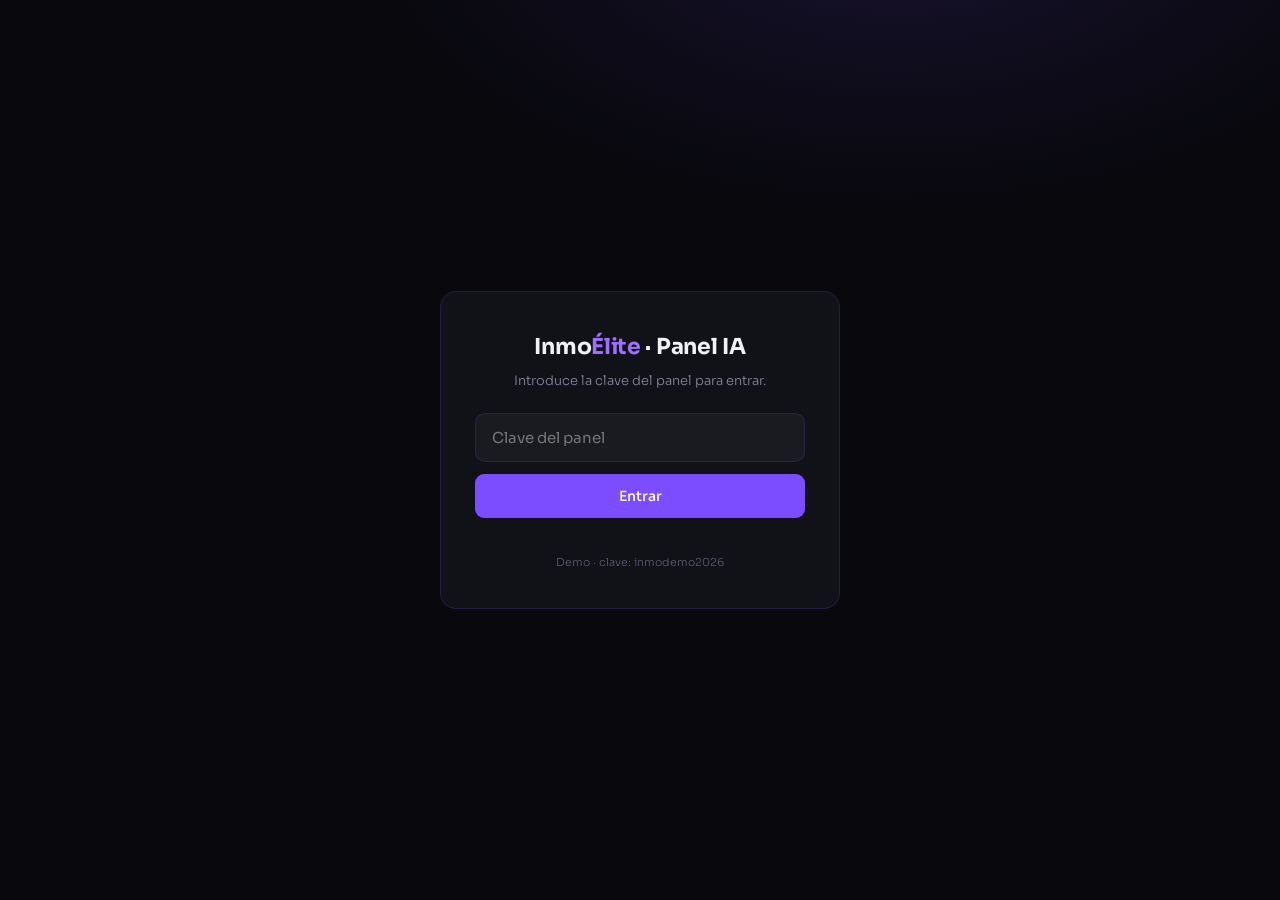
<file: panel/index.html>
<!doctype html>
<html lang="es">
<head>
<meta charset="utf-8">
<meta name="viewport" content="width=device-width, initial-scale=1">
<meta name="robots" content="noindex,nofollow">
<title>InmoÉlite · Panel IA</title>
<link href="https://fonts.googleapis.com/css2?family=Sora:wght@300;400;500;600;700&display=swap" rel="stylesheet">
<style>
:root{
  --bg:#08080d;--bg2:#0e0e16;--card:#111118;--card2:#15151f;
  --p:#7c4dff;--p2:#9d70ff;--g:#00d4aa;--gold:#f5c842;
  --text:#f0f0f5;--muted:#8888a0;--faint:#5b5b70;
  --border:rgba(124,77,255,0.18);--line:rgba(240,240,245,0.07);
}
*{margin:0;padding:0;box-sizing:border-box}
body{background:var(--bg);color:var(--text);font-family:'Sora',system-ui,sans-serif;font-weight:300;line-height:1.5}
input,select,textarea,button{font-family:inherit}
a{color:inherit}
.hidden{display:none!important}
.wrap{max-width:1200px;margin:0 auto;padding:0 20px}

/* login */
#login{position:fixed;inset:0;background:radial-gradient(900px 500px at 70% -10%,rgba(124,77,255,.14),transparent 60%),var(--bg);display:flex;align-items:center;justify-content:center;z-index:50}
.loginbox{background:var(--card);border:1px solid var(--border);border-radius:16px;padding:38px 34px;width:min(400px,92vw);text-align:center}
.loginbox .lg{font-size:22px;font-weight:700;letter-spacing:-.3px}
.loginbox .lg b{color:var(--p2)}
.loginbox p{color:var(--muted);font-size:13px;margin:8px 0 22px}
.loginbox input{width:100%;background:rgba(255,255,255,.04);border:1px solid var(--border);color:var(--text);padding:14px 16px;border-radius:10px;font-size:15px;margin-bottom:12px}
.loginbox input:focus{outline:none;border-color:var(--p)}
.btn{background:var(--p);color:#fff;border:0;border-radius:9px;padding:13px 22px;font-weight:500;font-size:14px;cursor:pointer;transition:.2s}
.btn:hover{background:var(--p2)}
.btn.full{width:100%}
.btn.ghost{background:transparent;border:1px solid var(--border);color:var(--text)}
.btn.ghost:hover{border-color:var(--p2)}
.btn.gold{background:var(--gold);color:#2a2205}
.err{color:#ff8080;font-size:12.5px;min-height:16px;margin-top:6px}
.hint{color:var(--faint);font-size:11px;margin-top:14px}

/* header */
header{border-bottom:1px solid var(--line);background:var(--bg2);position:sticky;top:0;z-index:20}
.hd{display:flex;align-items:center;justify-content:space-between;height:64px}
.brand{font-weight:700;font-size:18px;letter-spacing:-.3px}
.brand b{color:var(--p2)}.brand span{color:var(--gold);font-weight:600}
.hd .r{display:flex;gap:10px;align-items:center;font-size:12px;color:var(--muted)}

/* kpis */
.kpis{display:grid;grid-template-columns:repeat(4,1fr);gap:14px;margin:22px 0}
.kpi{background:var(--card);border:1px solid var(--border);border-radius:14px;padding:18px 20px}
.kpi b{font-size:30px;font-weight:700;display:block;line-height:1}
.kpi span{font-size:11px;letter-spacing:1px;text-transform:uppercase;color:var(--faint)}
.kpi.n b{color:var(--g)}.kpi.s b{color:var(--gold)}.kpi.v b{color:var(--p2)}

/* tabs */
.tabs{display:flex;gap:6px;border-bottom:1px solid var(--line);margin-bottom:22px;flex-wrap:wrap}
.tab{background:none;border:0;color:var(--muted);padding:12px 16px;font-size:14px;cursor:pointer;border-bottom:2px solid transparent;margin-bottom:-1px}
.tab.on{color:var(--text);border-bottom-color:var(--p)}
.tab:hover{color:var(--text)}
.panel{padding-bottom:60px}

/* leads */
.lead{background:var(--card);border:1px solid var(--border);border-radius:14px;padding:16px 18px;margin-bottom:12px;display:grid;grid-template-columns:1fr auto;gap:12px;align-items:start}
.lead .top{display:flex;align-items:center;gap:10px;flex-wrap:wrap}
.lead .nm{font-weight:600;font-size:15px}
.lead .stars{color:var(--gold);letter-spacing:2px;font-size:13px}
.lead .meta{color:var(--muted);font-size:12.5px;margin-top:5px}
.lead .meta b{color:var(--text);font-weight:500}
.lead .res{color:var(--muted);font-size:12.5px;margin-top:7px;font-style:italic}
.lead .tel{color:var(--p2);font-size:13px;font-weight:500;margin-top:6px}
.lead .side{display:flex;flex-direction:column;gap:8px;align-items:flex-end}
select.estado{background:var(--card2);border:1px solid var(--border);color:var(--text);border-radius:8px;padding:8px 10px;font-size:12.5px;cursor:pointer}
.pill{font-size:10px;letter-spacing:1px;text-transform:uppercase;padding:3px 9px;border-radius:100px;border:1px solid var(--border)}
.pill.nuevo{color:var(--g);border-color:rgba(0,212,170,.4)}
.pill.en_seguimiento{color:var(--gold);border-color:rgba(245,200,66,.4)}
.pill.visita{color:var(--p2);border-color:var(--border)}
.pill.descartado{color:var(--faint)}

/* cards / forms */
.grid2{display:grid;grid-template-columns:1fr 1fr;gap:20px}
.box{background:var(--card);border:1px solid var(--border);border-radius:14px;padding:22px}
.box h3{font-size:15px;font-weight:600;margin-bottom:4px}
.box .sub{color:var(--muted);font-size:12.5px;margin-bottom:16px}
label{display:block;font-size:12px;color:var(--muted);margin:10px 0 5px}
.fld{width:100%;background:rgba(255,255,255,.04);border:1px solid var(--border);color:var(--text);padding:11px 13px;border-radius:9px;font-size:14px}
.fld:focus{outline:none;border-color:var(--p)}
textarea.fld{min-height:120px;resize:vertical}
.row{display:flex;gap:10px}.row>*{flex:1}
.out{background:var(--bg2);border:1px solid var(--line);border-radius:10px;padding:16px;margin-top:14px;font-size:13px;white-space:pre-wrap;color:var(--text)}
.out .k{color:var(--p2);font-weight:500}
.warn{color:var(--gold);font-size:12px}
.recbox{background:var(--card);border:1px solid var(--border);border-radius:14px;padding:20px;margin-bottom:14px}
.recbox h4{font-size:13px;letter-spacing:.5px;margin-bottom:10px;color:var(--p2)}
.recitem{font-size:13px;color:var(--muted);padding:7px 0;border-top:1px solid var(--line)}
.recitem:first-of-type{border-top:0}
.recitem b{color:var(--text);font-weight:500}
.spin{color:var(--faint);font-size:13px}

/* propiedades */
.drop{border:1px dashed var(--border);border-radius:10px;padding:18px;text-align:center;color:var(--muted);font-size:12.5px;cursor:pointer;transition:.2s}
.drop:hover,.drop.over{border-color:var(--p);color:var(--text);background:rgba(124,77,255,.05)}
.thumbs{display:flex;flex-wrap:wrap;gap:8px;margin-top:10px}
.thumb{position:relative;width:74px;height:74px;border-radius:9px;overflow:hidden;border:1px solid var(--border)}
.thumb img{width:100%;height:100%;object-fit:cover}
.thumb .x{position:absolute;top:2px;right:2px;background:rgba(0,0,0,.62);color:#fff;border:0;border-radius:6px;width:20px;height:20px;cursor:pointer;font-size:13px;line-height:1}
.chk{display:flex;align-items:center;gap:8px;color:var(--text);font-size:13px;margin:0}
.chk input{width:auto}
.prop{display:grid;grid-template-columns:66px 1fr auto;gap:12px;align-items:center;padding:12px 0;border-top:1px solid var(--line)}
.prop:first-child{border-top:0}
.prop .ph{width:66px;height:66px;border-radius:9px;object-fit:cover;background:linear-gradient(135deg,#1a1428,#241a3a);border:1px solid var(--border)}
.prop .nb{font-weight:500;font-size:14px}
.prop .mt{color:var(--muted);font-size:12px;margin-top:3px}
.prop .badges{display:flex;gap:5px;margin-top:6px;flex-wrap:wrap}
.prop .ops{display:flex;flex-direction:column;gap:6px}
.mini{font-size:11px;padding:6px 9px;border-radius:7px;background:var(--card2);border:1px solid var(--border);color:var(--text);cursor:pointer;transition:.2s}
.mini:hover{border-color:var(--p2)}
.mini.del:hover{border-color:#ff8080;color:#ff8080}
.tg{font-size:10px;letter-spacing:.5px;text-transform:uppercase;padding:2px 7px;border-radius:100px;border:1px solid var(--border);color:var(--muted)}
.tg.on{color:var(--g);border-color:rgba(0,212,170,.4)}
.tg.gold{color:var(--gold);border-color:rgba(245,200,66,.4)}
@media(max-width:820px){.kpis{grid-template-columns:1fr 1fr}.grid2{grid-template-columns:1fr}.lead{grid-template-columns:1fr}.prop{grid-template-columns:56px 1fr}.prop .ops{grid-column:1/-1;flex-direction:row}}
</style>
</head>
<body>

<!-- LOGIN -->
<div id="login">
  <div class="loginbox">
    <div class="lg">Inmo<b>Élite</b> · <span>Panel IA</span></div>
    <p>Introduce la clave del panel para entrar.</p>
    <input id="key" type="password" placeholder="Clave del panel" autocomplete="off">
    <button class="btn full" id="enter">Entrar</button>
    <div class="err" id="loginErr"></div>
    <div class="hint">Demo · clave: inmodemo2026</div>
  </div>
</div>

<!-- APP -->
<div id="app" class="hidden">
  <header><div class="wrap hd">
    <div class="brand">Inmo<b>Élite</b> · <span>Panel de captación IA</span></div>
    <div class="r"><span id="clock"></span><button class="btn ghost" id="logout" style="padding:8px 14px">Salir</button></div>
  </div></header>

  <div class="wrap">
    <div class="kpis">
      <div class="kpi"><b id="k_total">–</b><span>Leads totales</span></div>
      <div class="kpi n"><b id="k_nuevos">–</b><span>Nuevos</span></div>
      <div class="kpi s"><b id="k_seg">–</b><span>En seguimiento</span></div>
      <div class="kpi v"><b id="k_vis">–</b><span>Visitas</span></div>
    </div>

    <div class="tabs">
      <button class="tab on" data-t="leads">Leads</button>
      <button class="tab" data-t="rec">Recordatorios</button>
      <button class="tab" data-t="cap">Captar lead</button>
      <button class="tab" data-t="anun">Anuncio IA</button>
      <button class="tab" data-t="doc">Leer documento</button>
      <button class="tab" data-t="prop">Propiedades</button>
    </div>

    <div class="panel" id="p_leads"></div>

    <div class="panel hidden" id="p_rec">
      <button class="btn gold" id="sendRec" style="margin-bottom:16px">Enviar recordatorios a Telegram</button>
      <div id="recView" class="spin">Cargando…</div>
    </div>

    <div class="panel hidden" id="p_cap">
      <div class="box" style="max-width:560px">
        <h3>Captar y cualificar un lead</h3>
        <div class="sub">La IA clasifica operación, zona y presupuesto, puntúa el lead y avisa por Telegram.</div>
        <label>Nombre</label><input class="fld" id="c_nombre" placeholder="Nombre del interesado">
        <label>Teléfono</label><input class="fld" id="c_tel" placeholder="6XXXXXXXX">
        <label>Qué busca (mensaje)</label><textarea class="fld" id="c_msg" placeholder="Ej: Busco piso de 3 hab con terraza en Las Rozas para comprar, hasta 300.000 €"></textarea>
        <button class="btn full" id="c_go" style="margin-top:14px">Cualificar y guardar</button>
        <div id="c_out"></div>
      </div>
    </div>

    <div class="panel hidden" id="p_anun">
      <div class="grid2">
        <div class="box">
          <h3>Generar anuncio con IA</h3>
          <div class="sub">Borrador de título, descripción y ficha. Solo con los datos que introduces.</div>
          <div class="row"><div><label>Operación</label><select class="fld" id="a_op"><option>venta</option><option>alquiler</option></select></div><div><label>Tipo</label><input class="fld" id="a_tipo" placeholder="piso, chalet…"></div></div>
          <label>Zona</label><input class="fld" id="a_zona" placeholder="Majadahonda">
          <div class="row"><div><label>m²</label><input class="fld" id="a_m2" placeholder="95"></div><div><label>Hab.</label><input class="fld" id="a_hab" placeholder="3"></div><div><label>Baños</label><input class="fld" id="a_ban" placeholder="2"></div></div>
          <label>Precio</label><input class="fld" id="a_precio" placeholder="320000">
          <label>Extras (separados por comas)</label><input class="fld" id="a_extras" placeholder="terraza, garaje, exterior">
          <button class="btn full" id="a_go" style="margin-top:14px">Generar borrador</button>
        </div>
        <div class="box"><h3>Resultado</h3><div class="sub">Revísalo y añade fotos antes de publicar.</div><div id="a_out" class="spin">—</div></div>
      </div>
    </div>

    <div class="panel hidden" id="p_doc">
      <div class="grid2">
        <div class="box">
          <h3>Leer nota simple / arras</h3>
          <div class="sub">La IA extrae los datos; los importes los cuadra el sistema. Verifica siempre el original.</div>
          <label>Tipo de documento</label><select class="fld" id="d_tipo"><option value="arras">Contrato de arras</option><option value="nota_simple">Nota simple</option></select>
          <label>Texto del documento</label><textarea class="fld" id="d_texto" style="min-height:180px" placeholder="Pega aquí el texto del documento…"></textarea>
          <button class="btn full" id="d_go" style="margin-top:14px">Extraer datos</button>
        </div>
        <div class="box"><h3>Datos extraídos</h3><div class="sub">Borrador de lectura automática.</div><div id="d_out" class="spin">—</div></div>
      </div>
    </div>

    <div class="panel hidden" id="p_prop">
      <div class="grid2">
        <div class="box">
          <h3 id="propFormTitle">Nueva propiedad</h3>
          <div class="sub">Rellena los datos, sube fotos y publícala. La web se actualiza al instante.</div>
          <input type="hidden" id="pr_id">
          <label>Título</label><input class="fld" id="pr_titulo" placeholder="Ej: Chalet con piscina en Majadahonda">
          <div class="row">
            <div><label>Operación</label><select class="fld" id="pr_tipo"><option value="venta">Venta</option><option value="alquiler">Alquiler</option></select></div>
            <div><label>Precio (€)</label><input class="fld" id="pr_precio" placeholder="320000"></div>
          </div>
          <label>Zona</label><input class="fld" id="pr_zona" placeholder="Majadahonda">
          <div class="row">
            <div><label>m²</label><input class="fld" id="pr_m2" placeholder="95"></div>
            <div><label>Hab.</label><input class="fld" id="pr_hab" placeholder="3"></div>
            <div><label>Baños</label><input class="fld" id="pr_ban" placeholder="2"></div>
          </div>
          <label>Descripción</label><textarea class="fld" id="pr_desc" placeholder="Descripción de la vivienda…"></textarea>
          <label>Fotos</label>
          <div class="drop" id="pr_drop">Arrastra fotos aquí o haz clic · JPG, PNG, WebP (máx 8 MB)</div>
          <input type="file" id="pr_file" accept="image/jpeg,image/png,image/webp" multiple hidden>
          <div class="thumbs" id="pr_thumbs"></div>
          <div class="row" style="margin-top:14px">
            <label class="chk"><input type="checkbox" id="pr_pub"> Publicada (visible en la web)</label>
            <label class="chk"><input type="checkbox" id="pr_dest"> Destacada</label>
          </div>
          <div class="row" style="margin-top:14px">
            <button class="btn" id="pr_save">Guardar propiedad</button>
            <button class="btn ghost" id="pr_reset">Nueva / Cancelar</button>
          </div>
          <div id="pr_msg"></div>
        </div>
        <div class="box">
          <h3>Cartera (<span id="pr_count">0</span>)</h3>
          <div class="sub">Las publicadas aparecen en la web. Edita, publica o elimina cualquiera.</div>
          <div id="pr_list" class="spin">Cargando…</div>
        </div>
      </div>
    </div>
  </div>
</div>

<script>
const SB="https://mlaqtniujnvfxcvcourm.supabase.co";
const FN=SB+"/functions/v1/";
const APIKEY="sb_publishable_6no6BuOgiA_2nonTJntAuQ_DTqEgrcV"; // pública por diseño
let KEY="";
const ESTADOS=["nuevo","en_seguimiento","visita","descartado"];
const $=s=>document.querySelector(s);

async function api(fn,body){
  const r=await fetch(FN+fn,{method:"POST",headers:{"Content-Type":"application/json","apikey":APIKEY,"Authorization":"Bearer "+APIKEY},body:JSON.stringify(body||{})});
  try{return await r.json();}catch(e){return {ok:false,error:"Respuesta no válida"};}
}
function stars(n){n=parseInt(n)||0;return "★".repeat(n)+"☆".repeat(5-n);}
function eur(v){return v?Number(v).toLocaleString("es-ES")+" €":"";}

/* login */
$("#enter").onclick=login;
$("#key").addEventListener("keydown",e=>{if(e.key==="Enter")login();});
async function login(){
  const k=$("#key").value.trim(); $("#loginErr").textContent="";
  if(!k) return;
  const d=await api("inmo-panel",{key:k,action:"resumen"});
  if(!d.ok){ $("#loginErr").textContent=d.error||"No se pudo entrar."; return; }
  KEY=k; try{sessionStorage.setItem("inmokey",k);}catch(e){}
  $("#login").classList.add("hidden"); $("#app").classList.remove("hidden");
  render(d);
}
$("#logout").onclick=()=>{try{sessionStorage.removeItem("inmokey");}catch(e){} location.reload();};
try{const sk=sessionStorage.getItem("inmokey"); if(sk){$("#key").value=sk;}}catch(e){}

/* tabs */
document.querySelectorAll(".tab").forEach(t=>t.onclick=()=>{
  document.querySelectorAll(".tab").forEach(x=>x.classList.remove("on")); t.classList.add("on");
  ["leads","rec","cap","anun","doc","prop"].forEach(n=>$("#p_"+n).classList.toggle("hidden",n!==t.dataset.t));
  if(t.dataset.t==="prop"&&!propsLoaded){propsLoaded=true;loadProps();}
});

/* render dashboard */
let DATA={};
function render(d){
  DATA=d;
  $("#k_total").textContent=d.kpis.total; $("#k_nuevos").textContent=d.kpis.nuevos;
  $("#k_seg").textContent=d.kpis.seguimiento; $("#k_vis").textContent=d.kpis.visitas;
  renderLeads(d.leads||[]); renderRec(d);
}
function renderLeads(leads){
  const c=$("#p_leads");
  if(!leads.length){c.innerHTML='<div class="spin">Aún no hay leads. Prueba a captar uno en la pestaña "Captar lead".</div>';return;}
  c.innerHTML=leads.map(l=>`
   <div class="lead">
     <div>
       <div class="top"><span class="nm">${esc(l.nombre)}</span><span class="stars">${stars(l.score)}</span><span class="pill ${l.estado}">${l.estado.replace("_"," ")}</span></div>
       <div class="meta"><b>${esc(l.operacion||"?")}</b> · ${esc(l.tipo||"?")} · ${esc(l.zona||"?")}${l.presupuesto_max?" · hasta "+eur(l.presupuesto_max):""}</div>
       ${l.resumen_ia?`<div class="res">"${esc(l.resumen_ia)}"</div>`:""}
       <div class="tel">${esc(l.telefono)}${l.email?" · "+esc(l.email):""}</div>
     </div>
     <div class="side">
       <select class="estado" data-id="${l.id}">${ESTADOS.map(e=>`<option value="${e}" ${e===l.estado?"selected":""}>${e.replace("_"," ")}</option>`).join("")}</select>
     </div>
   </div>`).join("");
  c.querySelectorAll("select.estado").forEach(s=>s.onchange=async()=>{
    s.disabled=true;
    await api("inmo-panel",{key:KEY,action:"estado",id:s.dataset.id,estado:s.value});
    const d=await api("inmo-panel",{key:KEY,action:"resumen"}); render(d);
  });
}
function renderRec(d){
  const v=(d.vencen||[]),f=(d.frios||[]);
  let h="";
  h+=`<div class="recbox"><h4>📅 Alquileres por vencer (${v.length})</h4>`+
    (v.length?v.map(c=>`<div class="recitem"><b>${esc(c.inmueble_ref)}</b> · ${esc(c.inquilino)} — vence en ${c.dias} días${c.renta?" · "+eur(c.renta):""}</div>`).join(""):`<div class="recitem">Nada próximo.</div>`)+`</div>`;
  h+=`<div class="recbox"><h4>❄️ Leads fríos · sin contacto +7 días (${f.length})</h4>`+
    (f.length?f.map(l=>`<div class="recitem"><b>${esc(l.nombre)}</b> · ${esc(l.telefono)} — ${esc(l.operacion||"?")} en ${esc(l.zona||"?")} (${l.dias}d)</div>`).join(""):`<div class="recitem">Ninguno.</div>`)+`</div>`;
  $("#recView").innerHTML=h;
}
$("#sendRec").onclick=async()=>{
  $("#sendRec").textContent="Enviando…"; $("#sendRec").disabled=true;
  const d=await api("inmo-recordatorios",{});
  $("#sendRec").textContent=d.ok?"Enviado a Telegram ✓":"Error al enviar";
  setTimeout(()=>{$("#sendRec").textContent="Enviar recordatorios a Telegram";$("#sendRec").disabled=false;},2500);
};

/* captar */
$("#c_go").onclick=async()=>{
  const nombre=$("#c_nombre").value.trim(),telefono=$("#c_tel").value.trim();
  if(!nombre||!telefono){$("#c_out").innerHTML='<div class="out warn">Faltan nombre y teléfono.</div>';return;}
  $("#c_out").innerHTML='<div class="out spin">Cualificando con IA…</div>';
  const d=await api("inmo-captacion",{nombre,telefono,mensaje:$("#c_msg").value.trim(),origen:"panel"});
  if(!d.ok){$("#c_out").innerHTML='<div class="out warn">'+(d.error||"Error")+'</div>';return;}
  $("#c_out").innerHTML=`<div class="out"><span class="k">Puntuación:</span> ${stars(d.score)}
<span class="k">Operación:</span> ${esc(d.operacion||"?")}  ·  <span class="k">Tipo:</span> ${esc(d.tipo||"?")}  ·  <span class="k">Zona:</span> ${esc(d.zona||"?")}${d.presupuesto_max?"  ·  hasta "+eur(d.presupuesto_max):""}
<span class="k">Resumen IA:</span> ${esc(d.resumen||"—")}
<span class="k">Siguiente paso:</span> ${esc(d.siguiente_paso||"")} → ${esc(d.agenda_url||"")}
Guardado ✓ · avisado por Telegram</div>`;
  $("#c_nombre").value="";$("#c_tel").value="";$("#c_msg").value="";
  const r=await api("inmo-panel",{key:KEY,action:"resumen"}); render(r);
};

/* anuncio */
$("#a_go").onclick=async()=>{
  $("#a_out").innerHTML='<div class="spin">Redactando…</div>';
  const d=await api("inmo-anuncio",{operacion:$("#a_op").value,tipo:$("#a_tipo").value.trim(),zona:$("#a_zona").value.trim(),m2:$("#a_m2").value.trim(),habitaciones:$("#a_hab").value.trim(),banos:$("#a_ban").value.trim(),precio:$("#a_precio").value.trim(),extras:$("#a_extras").value.split(",").map(x=>x.trim()).filter(Boolean)});
  if(!d.ok){$("#a_out").innerHTML='<div class="out warn">'+(d.error||"Error")+'</div>';return;}
  $("#a_out").innerHTML=`<div class="out"><span class="k">${esc(d.titulo||"")}</span>

${esc(d.descripcion||"")}

${(d.ficha||[]).map(x=>"• "+esc(x)).join("\n")}

<span class="warn">${esc(d.nota||"")}</span></div>`;
};

/* documento */
$("#d_go").onclick=async()=>{
  const texto=$("#d_texto").value.trim();
  if(!texto){$("#d_out").innerHTML='<div class="out warn">Pega el texto del documento.</div>';return;}
  $("#d_out").innerHTML='<div class="spin">Leyendo…</div>';
  const d=await api("inmo-extraer",{tipo:$("#d_tipo").value,texto});
  if(!d.ok){$("#d_out").innerHTML='<div class="out warn">'+(d.error||"Error")+'</div>';return;}
  const campos=Object.entries(d.campos||{}).map(([k,v])=>`<span class="k">${esc(k)}:</span> ${esc(v==null?"—":(typeof v==="object"?JSON.stringify(v):String(v)))}`).join("\n");
  $("#d_out").innerHTML=`<div class="out">${campos}

${(d.comprobaciones||[]).map(x=>"✓ "+esc(x)).join("\n")}

<span class="warn">${esc(d.nota||"")}</span></div>`;
};

/* ---- propiedades (CMS) ---- */
let PROPS=[], FOTOS=[], propsLoaded=false;

async function loadProps(){
  $("#pr_list").innerHTML='<div class="spin">Cargando…</div>';
  const d=await api("inmo-propiedades",{key:KEY,action:"listar"});
  if(!d.ok){$("#pr_list").innerHTML='<div class="out warn">'+esc(d.error||"Error al cargar")+'</div>';return;}
  PROPS=d.propiedades||[]; renderProps();
}
function renderProps(){
  $("#pr_count").textContent=PROPS.length;
  if(!PROPS.length){$("#pr_list").innerHTML='<div class="spin">Aún no hay propiedades. Crea la primera a la izquierda.</div>';return;}
  $("#pr_list").innerHTML=PROPS.map(p=>{
    const ph=(p.fotos&&p.fotos[0])?`<img class="ph" src="${esc(p.fotos[0])}" alt="">`:`<div class="ph"></div>`;
    return `<div class="prop">
      ${ph}
      <div>
        <div class="nb">${esc(p.titulo)}</div>
        <div class="mt">${esc(p.tipo)} · ${p.precio?eur(p.precio):"s/precio"}${p.zona?" · "+esc(p.zona):""}${p.m2?" · "+p.m2+" m²":""}</div>
        <div class="badges">
          <span class="tg ${p.publicada?"on":""}">${p.publicada?"Publicada":"Borrador"}</span>
          ${p.destacada?'<span class="tg gold">Destacada</span>':''}
          ${(p.fotos&&p.fotos.length)?`<span class="tg">${p.fotos.length} foto${p.fotos.length>1?"s":""}</span>`:''}
        </div>
      </div>
      <div class="ops">
        <button class="mini" data-edit="${p.id}">Editar</button>
        <button class="mini" data-pub="${p.id}">${p.publicada?"Despublicar":"Publicar"}</button>
        <button class="mini del" data-del="${p.id}">Eliminar</button>
      </div>
    </div>`;
  }).join("");
  $("#pr_list").querySelectorAll("[data-edit]").forEach(b=>b.onclick=()=>editProp(b.dataset.edit));
  $("#pr_list").querySelectorAll("[data-pub]").forEach(b=>b.onclick=()=>togglePub(b.dataset.pub));
  $("#pr_list").querySelectorAll("[data-del]").forEach(b=>b.onclick=()=>delProp(b.dataset.del));
}
function resetPropForm(){
  $("#pr_id").value="";FOTOS=[];
  ["pr_titulo","pr_precio","pr_zona","pr_m2","pr_hab","pr_ban","pr_desc"].forEach(id=>$("#"+id).value="");
  $("#pr_tipo").value="venta";$("#pr_pub").checked=false;$("#pr_dest").checked=false;
  $("#propFormTitle").textContent="Nueva propiedad";$("#pr_msg").innerHTML="";renderThumbs();
}
function editProp(id){
  const p=PROPS.find(x=>x.id===id);if(!p)return;
  $("#pr_id").value=p.id;$("#pr_titulo").value=p.titulo||"";$("#pr_tipo").value=p.tipo||"venta";
  $("#pr_precio").value=p.precio||"";$("#pr_zona").value=p.zona||"";$("#pr_m2").value=p.m2||"";
  $("#pr_hab").value=p.habitaciones||"";$("#pr_ban").value=p.banos||"";$("#pr_desc").value=p.descripcion||"";
  $("#pr_pub").checked=!!p.publicada;$("#pr_dest").checked=!!p.destacada;
  FOTOS=Array.isArray(p.fotos)?p.fotos.slice():[];renderThumbs();
  $("#propFormTitle").textContent="Editar propiedad";$("#pr_msg").innerHTML="";
  $("#p_prop").scrollIntoView({behavior:"smooth"});
}
function renderThumbs(){
  $("#pr_thumbs").innerHTML=FOTOS.map((u,i)=>`<div class="thumb"><img src="${esc(u)}" alt=""><button class="x" data-i="${i}">×</button></div>`).join("");
  $("#pr_thumbs").querySelectorAll(".x").forEach(b=>b.onclick=()=>{FOTOS.splice(parseInt(b.dataset.i),1);renderThumbs();});
}
function toB64(file){return new Promise((res,rej)=>{const r=new FileReader();r.onload=()=>res(String(r.result).split(",")[1]);r.onerror=rej;r.readAsDataURL(file);});}
async function uploadFiles(files){
  for(const f of files){
    if(!["image/jpeg","image/png","image/webp"].includes(f.type)){$("#pr_msg").innerHTML='<div class="out warn">'+esc(f.name)+': formato no permitido (usa JPG, PNG o WebP).</div>';continue;}
    if(f.size>8*1024*1024){$("#pr_msg").innerHTML='<div class="out warn">'+esc(f.name)+' supera 8 MB.</div>';continue;}
    $("#pr_msg").innerHTML='<div class="out spin">Subiendo '+esc(f.name)+'…</div>';
    let b64;try{b64=await toB64(f);}catch(e){$("#pr_msg").innerHTML='<div class="out warn">No se pudo leer '+esc(f.name)+'.</div>';continue;}
    const d=await api("inmo-propiedades",{key:KEY,action:"subir_foto",contentType:f.type,dataBase64:b64});
    if(d.ok&&d.url){FOTOS.push(d.url);renderThumbs();$("#pr_msg").innerHTML="";}
    else{$("#pr_msg").innerHTML='<div class="out warn">Error al subir: '+esc(d.detalle||d.error||"")+'</div>';}
  }
}
$("#pr_drop").onclick=()=>$("#pr_file").click();
$("#pr_file").onchange=e=>{uploadFiles([...e.target.files]);e.target.value="";};
["dragover","dragenter"].forEach(ev=>$("#pr_drop").addEventListener(ev,e=>{e.preventDefault();$("#pr_drop").classList.add("over");}));
["dragleave"].forEach(ev=>$("#pr_drop").addEventListener(ev,e=>{e.preventDefault();$("#pr_drop").classList.remove("over");}));
$("#pr_drop").addEventListener("drop",e=>{e.preventDefault();$("#pr_drop").classList.remove("over");if(e.dataTransfer&&e.dataTransfer.files)uploadFiles([...e.dataTransfer.files]);});
$("#pr_reset").onclick=resetPropForm;
$("#pr_save").onclick=async()=>{
  const titulo=$("#pr_titulo").value.trim();
  if(!titulo){$("#pr_msg").innerHTML='<div class="out warn">Falta el título.</div>';return;}
  $("#pr_save").disabled=true;$("#pr_msg").innerHTML='<div class="out spin">Guardando…</div>';
  const prop={id:$("#pr_id").value||undefined,titulo,tipo:$("#pr_tipo").value,precio:$("#pr_precio").value.trim(),
    zona:$("#pr_zona").value.trim(),m2:$("#pr_m2").value.trim(),habitaciones:$("#pr_hab").value.trim(),
    banos:$("#pr_ban").value.trim(),descripcion:$("#pr_desc").value.trim(),fotos:FOTOS,
    publicada:$("#pr_pub").checked,destacada:$("#pr_dest").checked};
  const d=await api("inmo-propiedades",{key:KEY,action:"guardar",propiedad:prop});
  $("#pr_save").disabled=false;
  if(!d.ok){$("#pr_msg").innerHTML='<div class="out warn">'+esc(d.detalle||d.error||"Error al guardar")+'</div>';return;}
  $("#pr_msg").innerHTML='<div class="out">Guardada ✓ ('+esc(d.modo||"")+')</div>';
  resetPropForm();await loadProps();
};
async function togglePub(id){
  const p=PROPS.find(x=>x.id===id);if(!p)return;
  await api("inmo-propiedades",{key:KEY,action:"toggle",campo:"publicada",valor:!p.publicada});
  await loadProps();
}
async function delProp(id){
  const p=PROPS.find(x=>x.id===id);if(!p)return;
  if(!confirm('¿Eliminar "'+p.titulo+'"? También se borran sus fotos.'))return;
  await api("inmo-propiedades",{key:KEY,action:"eliminar",id});
  await loadProps();
}

function esc(s){return String(s==null?"":s).replace(/[&<>"]/g,c=>({"&":"&amp;","<":"&lt;",">":"&gt;","\"":"&quot;"}[c]));}
setInterval(()=>{const n=new Date();$("#clock")&&($("#clock").textContent=n.toLocaleDateString("es-ES")+" "+n.toLocaleTimeString("es-ES",{hour:"2-digit",minute:"2-digit"}));},1000);
</script>
</body>
</html>
</file>
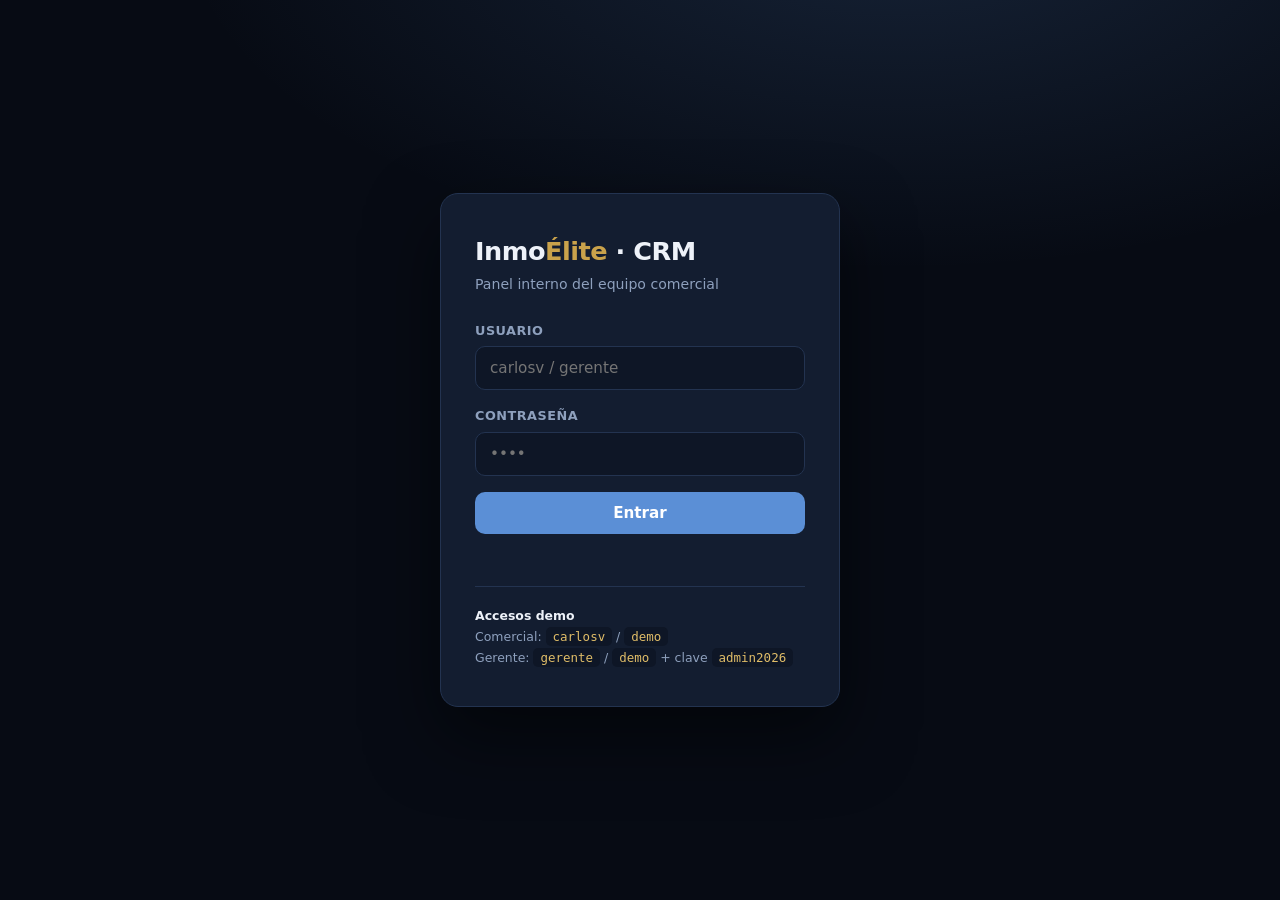
<file: crm.html>
<!DOCTYPE html>
<html lang="es">
<head>
<meta charset="UTF-8" />
<meta name="viewport" content="width=device-width, initial-scale=1.0" />
<meta name="robots" content="noindex, nofollow" />
<title>CRM InmoÉlite · Panel interno</title>
<style>
  :root{
    --navy:#070b14;
    --navy-2:#0e1626;
    --panel:#131d30;
    --panel-2:#1a2740;
    --line:#233350;
    --azul:#5b8fd6;
    --azul-2:#3f6db3;
    --dorado:#c9a24b;
    --dorado-2:#e0bd68;
    --verde:#34d399;
    --rojo:#f87171;
    --text:#eef2f9;
    --muted:#8ea0bd;
    --muted-2:#5f7392;
  }
  *{margin:0;padding:0;box-sizing:border-box}
  body{font-family:'Segoe UI',system-ui,-apple-system,Roboto,sans-serif;background:var(--navy);color:var(--text);line-height:1.5;font-size:15px}
  button,input,select,textarea{font-family:inherit}
  a{color:inherit;text-decoration:none}
  ::-webkit-scrollbar{width:9px;height:9px}
  ::-webkit-scrollbar-thumb{background:#2a3c5c;border-radius:5px}
  ::-webkit-scrollbar-track{background:transparent}

  /* ===== LOGIN ===== */
  .login-wrap{min-height:100vh;display:flex;align-items:center;justify-content:center;padding:20px;background:radial-gradient(1200px 600px at 70% -10%,rgba(91,143,214,.18),transparent 60%),var(--navy)}
  .login-card{background:var(--panel);border:1px solid var(--line);border-radius:18px;padding:38px 34px;width:100%;max-width:400px;box-shadow:0 30px 70px rgba(0,0,0,.5)}
  .login-card .brand{font-size:1.6rem;font-weight:800;letter-spacing:-.5px;margin-bottom:4px}
  .login-card .brand span{color:var(--dorado)}
  .login-card .tag{color:var(--muted);font-size:.88rem;margin-bottom:26px}
  .fld{margin-bottom:16px}
  .fld label{display:block;font-size:.8rem;font-weight:600;color:var(--muted);margin-bottom:6px;text-transform:uppercase;letter-spacing:.5px}
  .fld input,.fld select,.fld textarea{width:100%;background:var(--navy-2);border:1.5px solid var(--line);border-radius:10px;padding:12px 14px;color:var(--text);font-size:.95rem;transition:border-color .2s}
  .fld input:focus,.fld select:focus,.fld textarea:focus{outline:none;border-color:var(--azul)}
  .fld.gerencia{display:none}
  .btn{background:var(--azul);color:#fff;border:none;border-radius:10px;padding:12px 20px;font-weight:600;cursor:pointer;font-size:.95rem;transition:filter .15s,transform .15s}
  .btn:hover{filter:brightness(1.08);transform:translateY(-1px)}
  .btn:disabled{opacity:.5;cursor:not-allowed;transform:none}
  .btn.gold{background:var(--dorado);color:var(--navy)}
  .btn.ghost{background:transparent;border:1.5px solid var(--line);color:var(--text)}
  .btn.ghost:hover{border-color:var(--azul)}
  .btn.sm{padding:7px 12px;font-size:.82rem;border-radius:8px}
  .btn.block{width:100%;justify-content:center}
  .login-err{color:var(--rojo);font-size:.85rem;margin-top:12px;min-height:18px}
  .login-hint{margin-top:22px;padding-top:18px;border-top:1px solid var(--line);font-size:.78rem;color:var(--muted);line-height:1.7}
  .login-hint code{background:var(--navy-2);padding:2px 7px;border-radius:5px;color:var(--dorado-2)}

  /* ===== APP SHELL ===== */
  .app{display:none;min-height:100vh;flex-direction:column}
  .topbar{background:var(--navy-2);border-bottom:1px solid var(--line);padding:0 22px;display:flex;align-items:center;gap:18px;height:60px;position:sticky;top:0;z-index:50}
  .topbar .brand{font-weight:800;font-size:1.15rem;letter-spacing:-.3px}
  .topbar .brand span{color:var(--dorado)}
  .topbar .spacer{flex:1}
  .whoami{font-size:.85rem;color:var(--muted);display:flex;align-items:center;gap:9px}
  .whoami .dot{width:9px;height:9px;border-radius:50%;background:var(--verde)}
  .whoami b{color:var(--text)}
  .role-badge{font-size:.7rem;font-weight:700;text-transform:uppercase;letter-spacing:.5px;padding:3px 9px;border-radius:20px;background:rgba(91,143,214,.15);color:var(--azul);border:1px solid rgba(91,143,214,.3)}
  .role-badge.ger{background:rgba(201,162,75,.15);color:var(--dorado-2);border-color:rgba(201,162,75,.35)}

  .tabs{display:flex;gap:4px;padding:0 18px;background:var(--navy-2);border-bottom:1px solid var(--line);overflow-x:auto}
  .tab{background:none;border:none;color:var(--muted);padding:14px 16px;font-weight:600;font-size:.9rem;cursor:pointer;border-bottom:2.5px solid transparent;white-space:nowrap;transition:color .15s}
  .tab:hover{color:var(--text)}
  .tab.active{color:var(--text);border-bottom-color:var(--dorado)}

  .main{flex:1;padding:24px 22px 60px;max-width:1400px;width:100%;margin:0 auto}
  .panel-view{display:none}
  .panel-view.active{display:block;animation:fade .2s ease}
  @keyframes fade{from{opacity:0;transform:translateY(6px)}to{opacity:1;transform:none}}
  .view-head{display:flex;align-items:center;gap:14px;margin-bottom:20px;flex-wrap:wrap}
  .view-head h1{font-size:1.35rem;font-weight:700;letter-spacing:-.3px}
  .view-head .spacer{flex:1}
  .muted{color:var(--muted)}
  .loading{color:var(--muted);padding:40px;text-align:center}
  .empty{color:var(--muted);padding:34px;text-align:center;border:1.5px dashed var(--line);border-radius:12px}

  /* ===== PIPELINE ===== */
  .group-head{display:flex;align-items:center;gap:10px;margin:26px 0 12px;font-weight:700;font-size:1rem}
  .group-head:first-child{margin-top:0}
  .group-head .av{width:30px;height:30px;border-radius:50%;background:var(--panel-2);color:var(--azul);display:flex;align-items:center;justify-content:center;font-weight:800;font-size:.85rem;border:1px solid var(--line)}
  .group-head .count{color:var(--muted);font-weight:500;font-size:.85rem}
  .board{display:grid;grid-template-columns:repeat(4,1fr);gap:14px}
  .col{background:var(--navy-2);border:1px solid var(--line);border-radius:14px;padding:12px;min-height:80px}
  .col-head{display:flex;align-items:center;justify-content:space-between;font-size:.78rem;font-weight:700;text-transform:uppercase;letter-spacing:.6px;color:var(--muted);margin-bottom:12px;padding:0 2px}
  .col-head .n{background:var(--panel-2);color:var(--text);border-radius:20px;padding:1px 9px;font-size:.75rem}
  .col-empty{color:#4a5a78;font-size:.82rem;text-align:center;padding:16px 0}

  .card{background:var(--panel);border:1px solid var(--line);border-radius:12px;padding:13px;margin-bottom:11px;border-left:3px solid var(--azul)}
  .card.op-vender{border-left-color:var(--dorado)}
  .card.op-comprar{border-left-color:var(--azul)}
  .card.op-alquilar{border-left-color:var(--verde)}
  .card .c-top{display:flex;align-items:center;justify-content:space-between;gap:8px;margin-bottom:6px}
  .card .c-name{font-weight:700;font-size:.95rem}
  .op-pill{font-size:.68rem;font-weight:700;text-transform:uppercase;letter-spacing:.4px;padding:2px 8px;border-radius:20px}
  .op-pill.vender{background:rgba(201,162,75,.16);color:var(--dorado-2)}
  .op-pill.comprar{background:rgba(91,143,214,.16);color:var(--azul)}
  .op-pill.alquilar{background:rgba(52,211,153,.16);color:var(--verde)}
  .card .c-tel{font-size:.88rem;color:var(--azul);font-weight:600;display:inline-flex;align-items:center;gap:5px}
  .card .c-meta{font-size:.82rem;color:var(--muted);margin:6px 0}
  .card .c-detalle{font-size:.85rem;color:#c3cee0;background:var(--navy-2);border-radius:8px;padding:7px 9px;margin:8px 0;max-height:64px;overflow:auto}
  .card .c-foot{display:flex;align-items:center;gap:6px;margin-top:9px;flex-wrap:wrap}
  .card .c-date{font-size:.72rem;color:#60708c;margin-left:auto}
  .card select.estado-sel{background:var(--navy-2);border:1px solid var(--line);color:var(--text);border-radius:8px;padding:5px 7px;font-size:.78rem;font-weight:600;cursor:pointer}
  .icon-btn{background:var(--navy-2);border:1px solid var(--line);color:var(--muted);border-radius:8px;padding:5px 9px;font-size:.8rem;cursor:pointer;transition:all .15s}
  .icon-btn:hover{border-color:var(--azul);color:var(--text)}
  .icon-btn.has{color:var(--dorado-2);border-color:rgba(201,162,75,.4)}
  .visit-tag{font-size:.74rem;color:var(--verde);background:rgba(52,211,153,.12);padding:2px 8px;border-radius:20px;display:inline-flex;align-items:center;gap:4px}
  .resena-tag{font-size:.72rem;color:var(--dorado-2)}

  /* ===== TABLE ===== */
  .table-wrap{overflow-x:auto;border:1px solid var(--line);border-radius:12px;background:var(--navy-2)}
  table{width:100%;border-collapse:collapse;font-size:.88rem;min-width:720px}
  th{text-align:left;padding:12px 14px;color:var(--muted);font-size:.74rem;text-transform:uppercase;letter-spacing:.5px;border-bottom:1px solid var(--line);white-space:nowrap}
  td{padding:12px 14px;border-bottom:1px solid var(--line);vertical-align:middle}
  tr:last-child td{border-bottom:none}
  tr:hover td{background:rgba(91,143,214,.05)}
  .ref{font-family:ui-monospace,SFMono-Regular,Menlo,monospace;font-size:.82rem;color:var(--dorado-2)}
  .badge{font-size:.72rem;font-weight:700;padding:3px 9px;border-radius:20px;text-transform:capitalize;white-space:nowrap}
  .badge.disponible{background:rgba(52,211,153,.16);color:var(--verde)}
  .badge.reservado{background:rgba(201,162,75,.16);color:var(--dorado-2)}
  .badge.vendido{background:rgba(91,143,214,.16);color:var(--azul)}
  .badge.alquilado{background:rgba(148,163,184,.16);color:#b8c3d6}

  /* ===== KPIs ===== */
  .kpi-grid{display:grid;grid-template-columns:repeat(auto-fit,minmax(180px,1fr));gap:14px;margin-bottom:24px}
  .kpi{background:var(--navy-2);border:1px solid var(--line);border-radius:14px;padding:18px}
  .kpi .k-val{font-size:2rem;font-weight:800;letter-spacing:-1px}
  .kpi .k-label{color:var(--muted);font-size:.82rem;margin-top:2px}
  .kpi.gold .k-val{color:var(--dorado-2)}
  .kpi.blue .k-val{color:var(--azul)}
  .kpi.green .k-val{color:var(--verde)}
  .cards-2{display:grid;grid-template-columns:1fr 1fr;gap:18px;margin-bottom:24px}
  .box{background:var(--navy-2);border:1px solid var(--line);border-radius:14px;padding:18px 20px}
  .box h3{font-size:.95rem;margin-bottom:16px;font-weight:700}
  .bar-row{margin-bottom:12px}
  .bar-row .bl{display:flex;justify-content:space-between;font-size:.85rem;margin-bottom:5px}
  .bar-row .bl .v{color:var(--muted)}
  .bar-track{height:9px;background:var(--navy);border-radius:6px;overflow:hidden}
  .bar-fill{height:100%;border-radius:6px;transition:width .5s ease}

  /* ===== MODAL ===== */
  .modal-bg{position:fixed;inset:0;background:rgba(3,6,12,.72);backdrop-filter:blur(3px);display:none;align-items:center;justify-content:center;padding:20px;z-index:200}
  .modal-bg.open{display:flex}
  .modal{background:var(--panel);border:1px solid var(--line);border-radius:16px;padding:24px;width:100%;max-width:460px;max-height:90vh;overflow-y:auto;box-shadow:0 30px 70px rgba(0,0,0,.55)}
  .modal h2{font-size:1.15rem;margin-bottom:4px}
  .modal .m-sub{color:var(--muted);font-size:.85rem;margin-bottom:20px}
  .modal .m-foot{display:flex;gap:10px;justify-content:flex-end;margin-top:22px}
  .chk-grid{display:flex;flex-wrap:wrap;gap:8px}
  .chk{display:inline-flex;align-items:center;gap:7px;background:var(--navy-2);border:1.5px solid var(--line);border-radius:9px;padding:8px 11px;cursor:pointer;font-size:.85rem;user-select:none}
  .chk input{width:auto;accent-color:var(--azul)}
  .chk.on{border-color:var(--azul);background:rgba(91,143,214,.1)}
  .cclen{font-size:.72rem;color:var(--muted);text-align:right;margin-top:4px}
  .modal-warn{background:rgba(248,113,113,.12);border:1px solid rgba(248,113,113,.35);color:#fca5a5;padding:10px 12px;border-radius:9px;font-size:.85rem;margin-top:12px;display:none}

  /* ===== TOAST ===== */
  .toast{position:fixed;bottom:24px;left:50%;transform:translateX(-50%) translateY(30px);background:var(--panel-2);border:1px solid var(--line);color:var(--text);padding:12px 20px;border-radius:12px;font-size:.9rem;font-weight:600;box-shadow:0 14px 40px rgba(0,0,0,.5);opacity:0;pointer-events:none;transition:all .3s;z-index:300}
  .toast.show{opacity:1;transform:translateX(-50%) translateY(0)}
  .toast.err{border-color:rgba(248,113,113,.5)}
  .toast.ok{border-color:rgba(52,211,153,.5)}

  @media(max-width:900px){
    .board{grid-template-columns:1fr 1fr}
    .cards-2{grid-template-columns:1fr}
  }
  @media(max-width:560px){
    .board{grid-template-columns:1fr}
    .main{padding:16px 14px 50px}
  }
</style>
</head>
<body>

<!-- ===== LOGIN ===== -->
<div class="login-wrap" id="loginWrap">
  <div class="login-card">
    <div class="brand">Inmo<span>Élite</span> · CRM</div>
    <div class="tag">Panel interno del equipo comercial</div>
    <form id="loginForm">
      <div class="fld">
        <label>Usuario</label>
        <input type="text" id="liUser" autocomplete="username" placeholder="carlosv / gerente" required>
      </div>
      <div class="fld">
        <label>Contraseña</label>
        <input type="password" id="liPass" autocomplete="current-password" placeholder="••••" required>
      </div>
      <div class="fld gerencia" id="fldGerencia">
        <label>Clave de gerencia</label>
        <input type="password" id="liGer" placeholder="clave adicional de gerente">
      </div>
      <button type="submit" class="btn block" id="liBtn">Entrar</button>
      <div class="login-err" id="liErr"></div>
    </form>
    <div class="login-hint">
      <b style="color:var(--text)">Accesos demo</b><br>
      Comercial: <code>carlosv</code> / <code>demo</code><br>
      Gerente: <code>gerente</code> / <code>demo</code> + clave <code>admin2026</code>
    </div>
  </div>
</div>

<!-- ===== APP ===== -->
<div class="app" id="app">
  <div class="topbar">
    <div class="brand">Inmo<span>Élite</span></div>
    <span class="muted" style="font-size:.8rem">CRM</span>
    <div class="spacer"></div>
    <div class="whoami"><span class="dot"></span> <b id="uaName"></b> <span class="role-badge" id="uaRole"></span></div>
    <button class="btn ghost sm" id="logoutBtn">Salir</button>
  </div>
  <div class="tabs" id="tabs"></div>
  <div class="main">
    <!-- MIS LEADS -->
    <section class="panel-view" data-view="leads">
      <div class="view-head">
        <h1 id="leadsTitle">Mis leads</h1>
        <div class="spacer"></div>
        <button class="btn ghost sm" onclick="loadLeads()">↻ Actualizar</button>
      </div>
      <div id="leadsBody" class="loading">Cargando…</div>
    </section>

    <!-- AGENDA -->
    <section class="panel-view" data-view="agenda">
      <div class="view-head">
        <h1>Agenda de visitas</h1>
        <span class="muted" style="font-size:.85rem">Hora de Madrid</span>
        <div class="spacer"></div>
        <button class="btn ghost sm" onclick="loadLeads()">↻ Actualizar</button>
      </div>
      <div id="agendaBody" class="loading">Cargando…</div>
    </section>

    <!-- CARTERA -->
    <section class="panel-view" data-view="cartera">
      <div class="view-head">
        <h1>Cartera de inmuebles</h1>
        <div class="spacer"></div>
        <button class="btn gold sm" id="newInmuebleBtn">+ Nuevo inmueble</button>
        <button class="btn ghost sm" onclick="loadInmuebles()">↻</button>
      </div>
      <div id="carteraBody" class="loading">Cargando…</div>
    </section>

    <!-- EQUIPO -->
    <section class="panel-view" data-view="equipo">
      <div class="view-head">
        <h1>Equipo comercial</h1>
        <div class="spacer"></div>
        <button class="btn ghost sm" onclick="loadEquipo()">↻ Actualizar</button>
      </div>
      <div id="equipoBody" class="loading">Cargando…</div>
    </section>

    <!-- RENDIMIENTO -->
    <section class="panel-view" data-view="rendimiento">
      <div class="view-head">
        <h1>Rendimiento</h1>
        <div class="spacer"></div>
        <button class="btn ghost sm" onclick="loadLeads()">↻ Actualizar</button>
      </div>
      <div id="rendimientoBody" class="loading">Cargando…</div>
    </section>
  </div>
</div>

<!-- ===== MODALES ===== -->
<div class="modal-bg" id="modalBg"><div class="modal" id="modalBox"></div></div>

<!-- ===== TOAST ===== -->
<div class="toast" id="toast"></div>

<script>
const CRM_URL = 'https://mlaqtniujnvfxcvcourm.supabase.co/functions/v1/inmo-crm';
const ZONAS = ['Majadahonda','Las Rozas','Pozuelo','Boadilla','Madrid Centro','Otro Madrid'];
const TIPOS = ['Piso','Casa','Local','Otro'];
const ESTADOS = ['nuevo','asignado','contactado','visita','cerrado','descartado'];
const ESTADO_LABEL = {nuevo:'Nuevo',asignado:'Asignado',contactado:'Contactado',visita:'Visita',cerrado:'Cerrado',descartado:'Descartado'};
const INM_ESTADOS = ['disponible','reservado','vendido','alquilado'];
const COLS = [
  {key:'nuevos', title:'Nuevos', estados:['nuevo','asignado']},
  {key:'contactado', title:'Contactados', estados:['contactado']},
  {key:'visita', title:'Visita', estados:['visita']},
  {key:'cerrado', title:'Cerrados', estados:['cerrado','descartado']},
];

let session = null;      // {usuario, role}
let LEADS = [];          // cache de leads
let INMUEBLES = [];
let COMERCIALES = [];

/* ---------- API ---------- */
async function crm(payload){
  const r = await fetch(CRM_URL, {method:'POST', headers:{'Content-Type':'application/json'}, body:JSON.stringify(payload)});
  let j; try{ j = await r.json(); }catch{ j = {}; }
  if(!r.ok && !('ok' in j)) throw new Error(j.error || ('HTTP '+r.status));
  return j;
}

/* ---------- Helpers ---------- */
function esc(s){ return String(s==null?'':s).replace(/[&<>"']/g, c=>({'&':'&amp;','<':'&lt;','>':'&gt;','"':'&quot;',"'":'&#39;'}[c])); }
function fmtDate(iso){
  if(!iso) return '—';
  return new Intl.DateTimeFormat('es-ES',{day:'2-digit',month:'short',timeZone:'Europe/Madrid'}).format(new Date(iso));
}
function fmtMadrid(iso){
  if(!iso) return '—';
  return new Intl.DateTimeFormat('es-ES',{weekday:'short',day:'2-digit',month:'short',hour:'2-digit',minute:'2-digit',timeZone:'Europe/Madrid'}).format(new Date(iso));
}
function fmtEur(n){ return new Intl.NumberFormat('es-ES').format(Math.round(n||0)) + ' €'; }
function telHref(t){ return 'tel:'+String(t||'').replace(/\s/g,''); }
function toast(msg, kind){
  const t = document.getElementById('toast');
  t.textContent = msg; t.className = 'toast show ' + (kind||'');
  clearTimeout(t._t); t._t = setTimeout(()=>t.className='toast', 2600);
}

/* ---------- LOGIN ---------- */
const CREDS = {
  carlosv: {pass:'demo', role:'comercial', usuario:'carlosv', nombre:'Carlos V.'},
  gerente: {pass:'demo', role:'gerente', usuario:'gerente', nombre:'Gerencia', gerencia:'admin2026'},
};
document.getElementById('liUser').addEventListener('input', e=>{
  document.getElementById('fldGerencia').style.display = e.target.value.trim().toLowerCase()==='gerente' ? 'block' : 'none';
});
document.getElementById('loginForm').addEventListener('submit', e=>{
  e.preventDefault();
  const u = document.getElementById('liUser').value.trim().toLowerCase();
  const p = document.getElementById('liPass').value;
  const g = document.getElementById('liGer').value;
  const err = document.getElementById('liErr');
  const c = CREDS[u];
  if(!c || c.pass !== p){ err.textContent = 'Usuario o contraseña incorrectos.'; return; }
  if(c.gerencia && g !== c.gerencia){ err.textContent = 'Clave de gerencia incorrecta.'; return; }
  err.textContent = '';
  session = {usuario:c.usuario, role:c.role, nombre:c.nombre};
  try{ sessionStorage.setItem('inmo_crm_sess', JSON.stringify(session)); }catch{}
  enterApp();
});
document.getElementById('logoutBtn').addEventListener('click', ()=>{
  session = null;
  try{ sessionStorage.removeItem('inmo_crm_sess'); }catch{}
  document.getElementById('app').style.display='none';
  document.getElementById('loginWrap').style.display='flex';
  document.getElementById('loginForm').reset();
  document.getElementById('fldGerencia').style.display='none';
});

/* ---------- APP SHELL ---------- */
const TAB_DEFS = [
  {view:'leads', label:'Mis leads', roles:['comercial','gerente']},
  {view:'agenda', label:'Agenda', roles:['comercial','gerente']},
  {view:'cartera', label:'Cartera', roles:['comercial','gerente']},
  {view:'equipo', label:'Equipo', roles:['gerente']},
  {view:'rendimiento', label:'Rendimiento', roles:['gerente']},
];
let currentView = 'leads';

function enterApp(){
  document.getElementById('loginWrap').style.display='none';
  document.getElementById('app').style.display='flex';
  document.getElementById('uaName').textContent = session.nombre;
  const rb = document.getElementById('uaRole');
  rb.textContent = session.role; rb.className = 'role-badge' + (session.role==='gerente'?' ger':'');
  document.getElementById('leadsTitle').textContent = session.role==='gerente' ? 'Todos los leads' : 'Mis leads';

  // Tabs según rol
  const tabsEl = document.getElementById('tabs');
  tabsEl.innerHTML = '';
  TAB_DEFS.filter(t=>t.roles.includes(session.role)).forEach(t=>{
    const b = document.createElement('button');
    b.className = 'tab' + (t.view===currentView?' active':'');
    b.textContent = t.label;
    b.addEventListener('click', ()=>switchView(t.view));
    tabsEl.appendChild(b);
  });
  switchView('leads');
}

function switchView(view){
  currentView = view;
  document.querySelectorAll('.tab').forEach((b,i)=>{
    const def = TAB_DEFS.filter(t=>t.roles.includes(session.role))[i];
    b.classList.toggle('active', def && def.view===view);
  });
  document.querySelectorAll('.panel-view').forEach(v=>v.classList.toggle('active', v.dataset.view===view));
  if(view==='leads' || view==='agenda' || view==='rendimiento'){ if(!LEADS.length) loadLeads(); else renderCurrent(); }
  else if(view==='cartera') loadInmuebles();
  else if(view==='equipo') loadEquipo();
}
function renderCurrent(){
  if(currentView==='leads') renderLeads();
  else if(currentView==='agenda') renderAgenda();
  else if(currentView==='rendimiento') renderRendimiento();
}

/* ---------- LEADS ---------- */
async function loadLeads(){
  const targets = ['leadsBody','agendaBody','rendimientoBody'];
  try{
    const j = await crm({action:'list', usuario:session.usuario});
    LEADS = j.leads || [];
    renderCurrent();
  }catch(e){
    targets.forEach(id=>{const el=document.getElementById(id); if(el) el.innerHTML='<div class="empty">No se pudieron cargar los leads.<br>'+esc(e.message)+'</div>';});
    toast('Error cargando leads', 'err');
  }
}

function leadCard(l){
  const op = l.operacion;
  const hasNotas = l.notas && l.notas.trim();
  const estOpts = ESTADOS.map(s=>`<option value="${s}"${s===l.estado?' selected':''}>${ESTADO_LABEL[s]}</option>`).join('');
  return `<div class="card op-${esc(op)}">
    <div class="c-top">
      <span class="c-name">${esc(l.cliente_nombre)}</span>
      <span class="op-pill ${esc(op)}">${esc(op)}</span>
    </div>
    <a class="c-tel" href="${esc(telHref(l.cliente_telefono))}">📞 ${esc(l.cliente_telefono)}</a>
    <div class="c-meta">📍 ${esc(l.zona)}</div>
    ${l.detalle ? `<div class="c-detalle">${esc(l.detalle)}</div>` : ''}
    ${l.visita_at ? `<div style="margin:6px 0"><span class="visit-tag">🗓️ ${esc(fmtMadrid(l.visita_at))}${l.inmueble_ref?' · '+esc(l.inmueble_ref):''}</span></div>` : ''}
    ${l.estado==='cerrado' && l.resena_enviada ? `<div class="resena-tag">⭐ Reseña enviada</div>` : ''}
    <div class="c-foot">
      <select class="estado-sel" onchange="changeEstado('${l.id}', this.value, this)">${estOpts}</select>
      <button class="icon-btn" title="Agendar visita" onclick="openVisita('${l.id}')">🗓️</button>
      <button class="icon-btn ${hasNotas?'has':''}" title="Notas" onclick="openNotas('${l.id}')">📝</button>
      <span class="c-date">${esc(fmtDate(l.created_at))}</span>
    </div>
  </div>`;
}

function board(leads){
  return `<div class="board">` + COLS.map(col=>{
    const items = leads.filter(l=>col.estados.includes(l.estado));
    return `<div class="col">
      <div class="col-head"><span>${col.title}</span><span class="n">${items.length}</span></div>
      ${items.length ? items.map(leadCard).join('') : '<div class="col-empty">—</div>'}
    </div>`;
  }).join('') + `</div>`;
}

function renderLeads(){
  const el = document.getElementById('leadsBody');
  if(!LEADS.length){ el.innerHTML = '<div class="empty">Aún no hay leads. Prueba el chat CARLOS en la web 😉</div>'; return; }
  if(session.role !== 'gerente'){ el.innerHTML = board(LEADS); return; }
  // Gerente: agrupar por comercial
  const groups = {};
  LEADS.forEach(l=>{
    const key = l.comercial_asignado || 'Sin asignar';
    (groups[key] = groups[key] || []).push(l);
  });
  const names = Object.keys(groups).sort((a,b)=> a==='Sin asignar'?1 : b==='Sin asignar'?-1 : a.localeCompare(b));
  el.innerHTML = names.map(name=>{
    const initials = name==='Sin asignar' ? '—' : name.split(' ').map(w=>w[0]).join('').slice(0,2).toUpperCase();
    return `<div class="group-head"><span class="av">${esc(initials)}</span> ${esc(name)} <span class="count">· ${groups[name].length} leads</span></div>${board(groups[name])}`;
  }).join('');
}

async function changeEstado(id, estado, selEl){
  const prev = LEADS.find(l=>l.id===id)?.estado;
  if(selEl) selEl.disabled = true;
  try{
    const j = await crm({action:'estado', lead_id:id, estado, usuario:session.usuario});
    if(!j.ok) throw new Error(j.error||'error');
    const l = LEADS.find(x=>x.id===id);
    if(l){ l.estado = estado; if(estado==='cerrado'){ l.resena_enviada = true; l.cerrado_at = new Date().toISOString(); } }
    toast(estado==='cerrado' ? 'Cerrado ✓ (reseña al comercial)' : 'Estado → '+ESTADO_LABEL[estado], 'ok');
    renderCurrent();
  }catch(e){
    toast('No se pudo cambiar el estado', 'err');
    if(selEl){ selEl.value = prev; selEl.disabled = false; }
  }
}

/* ---------- AGENDA ---------- */
function renderAgenda(){
  const el = document.getElementById('agendaBody');
  const conVisita = LEADS.filter(l=>l.visita_at).sort((a,b)=> new Date(a.visita_at) - new Date(b.visita_at));
  if(!conVisita.length){ el.innerHTML = '<div class="empty">No hay visitas agendadas.</div>'; return; }
  const now = Date.now();
  el.innerHTML = `<div class="table-wrap"><table>
    <thead><tr><th>Fecha (Madrid)</th><th>Cliente</th><th>Operación</th><th>Zona</th><th>Inmueble</th>${session.role==='gerente'?'<th>Comercial</th>':''}<th></th></tr></thead>
    <tbody>${conVisita.map(l=>{
      const past = new Date(l.visita_at).getTime() < now;
      return `<tr>
        <td style="white-space:nowrap;${past?'color:var(--muted)':''}">${past?'✓ ':'🗓️ '}${esc(fmtMadrid(l.visita_at))}</td>
        <td><b>${esc(l.cliente_nombre)}</b><br><a class="c-tel" href="${esc(telHref(l.cliente_telefono))}">${esc(l.cliente_telefono)}</a></td>
        <td><span class="op-pill ${esc(l.operacion)}">${esc(l.operacion)}</span></td>
        <td>${esc(l.zona)}</td>
        <td>${l.inmueble_ref?'<span class="ref">'+esc(l.inmueble_ref)+'</span>':'<span class="muted">—</span>'}</td>
        ${session.role==='gerente'?`<td>${esc(l.comercial_asignado||'—')}</td>`:''}
        <td><button class="btn ghost sm" onclick="openVisita('${l.id}')">Reprogramar</button></td>
      </tr>`;
    }).join('')}</tbody></table></div>`;
}

/* ---------- CARTERA ---------- */
async function loadInmuebles(){
  const el = document.getElementById('carteraBody');
  el.className='loading'; el.textContent='Cargando…';
  try{
    const j = await crm({action:'inmuebles-list'});
    INMUEBLES = j.inmuebles || [];
    renderCartera();
  }catch(e){ el.className=''; el.innerHTML = '<div class="empty">Error al cargar la cartera.</div>'; }
}
function renderCartera(){
  const el = document.getElementById('carteraBody'); el.className='';
  if(!INMUEBLES.length){ el.innerHTML = '<div class="empty">Sin inmuebles todavía. Pulsa “+ Nuevo inmueble”.</div>'; return; }
  el.innerHTML = `<div class="table-wrap"><table>
    <thead><tr><th>Ref.</th><th>Título</th><th>Zona</th><th>Tipo</th><th>Operación</th><th>Precio</th><th>Estado</th><th></th></tr></thead>
    <tbody>${INMUEBLES.map(p=>`<tr>
      <td><span class="ref">${esc(p.referencia)}</span></td>
      <td>${esc(p.titulo)}</td>
      <td>${esc(p.zona)}</td>
      <td style="text-transform:capitalize">${esc(p.tipo||'—')}</td>
      <td><span class="op-pill ${p.operacion==='alquiler'?'alquilar':'vender'}">${esc(p.operacion)}</span></td>
      <td style="white-space:nowrap">${fmtEur(p.precio_eur)}${p.operacion==='alquiler'?'<span class="muted">/mes</span>':''}</td>
      <td><span class="badge ${esc(p.estado)}">${esc(p.estado)}</span></td>
      <td><button class="btn ghost sm" onclick="openInmueble('${p.id}')">Editar</button></td>
    </tr>`).join('')}</tbody></table></div>`;
}

/* ---------- EQUIPO ---------- */
async function loadEquipo(){
  const el = document.getElementById('equipoBody');
  el.className='loading'; el.textContent='Cargando…';
  try{
    const j = await crm({action:'comerciales-list'});
    COMERCIALES = j.comerciales || [];
    renderEquipo();
  }catch(e){ el.className=''; el.innerHTML='<div class="empty">Error al cargar el equipo.</div>'; }
}
function renderEquipo(){
  const el = document.getElementById('equipoBody'); el.className='';
  if(!COMERCIALES.length){ el.innerHTML='<div class="empty">Sin comerciales.</div>'; return; }
  el.innerHTML = `<div class="table-wrap"><table>
    <thead><tr><th>Nombre</th><th>Usuario</th><th>Rol</th><th>Zonas</th><th>Operaciones</th><th>WhatsApp</th><th>API key</th><th>Estado</th><th></th></tr></thead>
    <tbody>${COMERCIALES.map(c=>`<tr>
      <td><b>${esc(c.nombre)}</b></td>
      <td class="ref">${esc(c.usuario||'—')}</td>
      <td style="text-transform:capitalize">${esc(c.rol)}</td>
      <td>${(c.zonas||[]).map(z=>esc(z)).join(', ')||'<span class="muted">—</span>'}</td>
      <td style="text-transform:capitalize">${(c.operaciones||[]).map(o=>esc(o)).join(', ')||'<span class="muted">—</span>'}</td>
      <td>${esc(c.wa_number||'—')}</td>
      <td>${c.tiene_apikey?'<span style="color:var(--verde)">Configurada ✓</span>':'<span style="color:var(--muted)">Sin configurar</span>'}</td>
      <td>${c.activo?'<span class="badge disponible">activo</span>':'<span class="badge alquilado">inactivo</span>'}</td>
      <td><button class="btn ghost sm" onclick="openComercial('${c.id}')">Editar</button></td>
    </tr>`).join('')}</tbody></table></div>`;
}

/* ---------- RENDIMIENTO ---------- */
function renderRendimiento(){
  const el = document.getElementById('rendimientoBody'); el.className='';
  if(!LEADS.length){ el.innerHTML='<div class="empty">Sin datos suficientes.</div>'; return; }
  const total = LEADS.length;
  const conVisita = LEADS.filter(l=>l.visita_at).length;
  const now = new Date();
  const cerradosMes = LEADS.filter(l=>l.estado==='cerrado' && l.cerrado_at && (()=>{const d=new Date(l.cerrado_at);return d.getMonth()===now.getMonth()&&d.getFullYear()===now.getFullYear();})()).length;
  const ratio = total ? Math.round(conVisita/total*100) : 0;

  const porOp = {vender:0, comprar:0, alquilar:0};
  LEADS.forEach(l=>{ if(porOp[l.operacion]!==undefined) porOp[l.operacion]++; });
  const opColor = {vender:'var(--dorado)', comprar:'var(--azul)', alquilar:'var(--verde)'};

  const porZona = {};
  LEADS.forEach(l=>{ porZona[l.zona]=(porZona[l.zona]||0)+1; });
  const zonaEntries = Object.entries(porZona).sort((a,b)=>b[1]-a[1]);
  const maxZona = Math.max(1, ...zonaEntries.map(z=>z[1]));

  // por comercial
  const porCom = {};
  LEADS.forEach(l=>{
    const k = l.comercial_asignado || 'Sin asignar';
    const g = porCom[k] = porCom[k] || {asignados:0,visitas:0,cerrados:0};
    g.asignados++; if(l.visita_at) g.visitas++; if(l.estado==='cerrado') g.cerrados++;
  });

  const bar = (label,val,tot,color)=>{
    const pct = tot? Math.round(val/tot*100):0;
    return `<div class="bar-row"><div class="bl"><span style="text-transform:capitalize">${esc(label)}</span><span class="v">${val} · ${pct}%</span></div>
      <div class="bar-track"><div class="bar-fill" style="width:${pct}%;background:${color}"></div></div></div>`;
  };

  el.innerHTML = `
    <div class="kpi-grid">
      <div class="kpi blue"><div class="k-val">${total}</div><div class="k-label">Leads totales</div></div>
      <div class="kpi green"><div class="k-val">${ratio}%</div><div class="k-label">Ratio lead → visita</div></div>
      <div class="kpi gold"><div class="k-val">${cerradosMes}</div><div class="k-label">Cerrados este mes</div></div>
      <div class="kpi"><div class="k-val">${conVisita}</div><div class="k-label">Visitas agendadas</div></div>
    </div>
    <div class="cards-2">
      <div class="box"><h3>Leads por operación</h3>
        ${bar('Vender',porOp.vender,total,opColor.vender)}
        ${bar('Comprar',porOp.comprar,total,opColor.comprar)}
        ${bar('Alquilar',porOp.alquilar,total,opColor.alquilar)}
      </div>
      <div class="box"><h3>Leads por zona</h3>
        ${zonaEntries.map(([z,n])=>bar(z,n,maxZona,'var(--azul)')).join('') || '<span class="muted">—</span>'}
      </div>
    </div>
    <div class="box"><h3>Rendimiento por comercial</h3>
      <div class="table-wrap" style="border:none"><table style="min-width:auto">
        <thead><tr><th>Comercial</th><th>Asignados</th><th>Visitas</th><th>Cerrados</th><th>Conversión</th></tr></thead>
        <tbody>${Object.entries(porCom).map(([name,g])=>`<tr>
          <td><b>${esc(name)}</b></td><td>${g.asignados}</td><td>${g.visitas}</td><td>${g.cerrados}</td>
          <td>${g.asignados?Math.round(g.cerrados/g.asignados*100):0}%</td>
        </tr>`).join('')}</tbody></table></div>
    </div>`;
}

/* ---------- MODALES ---------- */
const modalBg = document.getElementById('modalBg');
const modalBox = document.getElementById('modalBox');
function openModal(html){ modalBox.innerHTML = html; modalBg.classList.add('open'); }
function closeModal(){ modalBg.classList.remove('open'); modalBox.innerHTML=''; }
modalBg.addEventListener('click', e=>{ if(e.target===modalBg) closeModal(); });

// --- Visita ---
function openVisita(id){
  const l = LEADS.find(x=>x.id===id); if(!l) return;
  let val = '';
  if(l.visita_at){
    // convertir UTC → valor datetime-local en hora de Madrid
    const parts = new Intl.DateTimeFormat('en-CA',{timeZone:'Europe/Madrid',year:'numeric',month:'2-digit',day:'2-digit',hour:'2-digit',minute:'2-digit',hour12:false}).formatToParts(new Date(l.visita_at));
    const p = {}; parts.forEach(x=>p[x.type]=x.value);
    val = `${p.year}-${p.month}-${p.day}T${p.hour==='24'?'00':p.hour}:${p.minute}`;
  }
  openModal(`<h2>Agendar visita</h2><div class="m-sub">${esc(l.cliente_nombre)} · ${esc(l.zona)}</div>
    <div class="fld"><label>Fecha y hora (Madrid)</label><input type="datetime-local" id="vFecha" value="${val}"></div>
    <div class="fld"><label>Referencia de inmueble (opcional)</label><input type="text" id="vRef" placeholder="Ej. INM-014" value="${esc(l.inmueble_ref||'')}"></div>
    <div class="m-foot">
      ${l.visita_at?'<button class="btn ghost sm" onclick="saveVisita(\''+id+'\',true)">Quitar visita</button>':''}
      <button class="btn ghost" onclick="closeModal()">Cancelar</button>
      <button class="btn gold" id="vSave" onclick="saveVisita('${id}',false)">Guardar</button>
    </div>`);
}
async function saveVisita(id, remove){
  const btn = document.getElementById('vSave');
  const ref = (document.getElementById('vRef').value||'').trim();
  let visita_at = null;
  if(!remove){
    const raw = document.getElementById('vFecha').value;
    if(!raw){ toast('Indica fecha y hora','err'); return; }
    visita_at = new Date(raw).toISOString(); // local (Madrid) → UTC ISO
  }
  if(btn){ btn.disabled=true; btn.textContent='Guardando…'; }
  try{
    const payload = {action:'visita', lead_id:id, visita_at, usuario:session.usuario, inmueble_ref: ref || null};
    const j = await crm(payload);
    if(!j.ok) throw new Error(j.error||'error');
    const l = LEADS.find(x=>x.id===id);
    if(l){ l.visita_at = visita_at; l.inmueble_ref = ref||null; if(visita_at && ['nuevo','asignado','contactado'].includes(l.estado)) l.estado='visita'; }
    closeModal(); toast(remove?'Visita eliminada':'Visita guardada','ok'); renderCurrent();
  }catch(e){ toast('No se pudo guardar la visita','err'); if(btn){btn.disabled=false;btn.textContent='Guardar';} }
}

// --- Notas ---
function openNotas(id){
  const l = LEADS.find(x=>x.id===id); if(!l) return;
  openModal(`<h2>Notas del lead</h2><div class="m-sub">${esc(l.cliente_nombre)}</div>
    <div class="fld"><textarea id="nText" rows="7" maxlength="2000" placeholder="Anota lo que necesites…">${esc(l.notas||'')}</textarea>
    <div class="cclen"><span id="nLen">0</span>/2000</div></div>
    <div class="m-foot"><button class="btn ghost" onclick="closeModal()">Cancelar</button>
    <button class="btn gold" id="nSave" onclick="saveNotas('${id}')">Guardar</button></div>`);
  const ta = document.getElementById('nText'), len = document.getElementById('nLen');
  const upd = ()=>len.textContent = ta.value.length; ta.addEventListener('input', upd); upd(); ta.focus();
}
async function saveNotas(id){
  const btn = document.getElementById('nSave');
  const notas = document.getElementById('nText').value.slice(0,2000);
  if(btn){ btn.disabled=true; btn.textContent='Guardando…'; }
  try{
    const j = await crm({action:'notas', lead_id:id, notas});
    if(!j.ok) throw new Error(j.error||'error');
    const l = LEADS.find(x=>x.id===id); if(l) l.notas = notas;
    closeModal(); toast('Notas guardadas','ok'); renderCurrent();
  }catch(e){ toast('No se pudieron guardar las notas','err'); if(btn){btn.disabled=false;btn.textContent='Guardar';} }
}

// --- Inmueble (nuevo / editar) ---
document.getElementById('newInmuebleBtn').addEventListener('click', ()=>openInmueble(null));
function openInmueble(id){
  const p = id ? INMUEBLES.find(x=>x.id===id) : null;
  const zonaOpts = ZONAS.map(z=>`<option${p&&p.zona===z?' selected':''}>${z}</option>`).join('');
  const tipoOpts = TIPOS.map(t=>`<option value="${t.toLowerCase()}"${p&&(p.tipo||'').toLowerCase()===t.toLowerCase()?' selected':''}>${t}</option>`).join('');
  const opOpts = ['venta','alquiler'].map(o=>`<option${p&&p.operacion===o?' selected':''}>${o}</option>`).join('');
  const estOpts = INM_ESTADOS.map(s=>`<option${p&&p.estado===s?' selected':''}>${s}</option>`).join('');
  openModal(`<h2>${p?'Editar inmueble':'Nuevo inmueble'}</h2><div class="m-sub">${p?esc(p.referencia):'Referencia, título y zona obligatorios'}</div>
    ${p?'':`<div class="fld"><label>Referencia *</label><input type="text" id="iRef" placeholder="INM-000"></div>`}
    <div class="fld"><label>Título *</label><input type="text" id="iTitulo" value="${p?esc(p.titulo):''}" placeholder="Piso 3 hab. reformado"></div>
    <div class="fld"><label>Zona *</label><select id="iZona">${zonaOpts}</select></div>
    <div class="fld"><label>Tipo</label><select id="iTipo">${tipoOpts}</select></div>
    <div class="fld"><label>Operación</label><select id="iOp">${opOpts}</select></div>
    <div class="fld"><label>Precio (€)</label><input type="number" id="iPrecio" min="0" value="${p?(p.precio_eur||0):''}" placeholder="0"></div>
    ${p?`<div class="fld"><label>Estado</label><select id="iEstado">${estOpts}</select></div>`:''}
    <div class="modal-warn" id="iWarn"></div>
    <div class="m-foot"><button class="btn ghost" onclick="closeModal()">Cancelar</button>
    <button class="btn gold" id="iSave" onclick="saveInmueble('${id||''}')">${p?'Guardar':'Crear'}</button></div>`);
}
async function saveInmueble(id){
  const btn = document.getElementById('iSave');
  const warn = document.getElementById('iWarn');
  warn.style.display='none';
  const campos = {
    titulo: (document.getElementById('iTitulo').value||'').trim(),
    zona: document.getElementById('iZona').value,
    tipo: document.getElementById('iTipo').value,
    operacion: document.getElementById('iOp').value,
    precio_eur: Number(document.getElementById('iPrecio').value)||0,
  };
  if(id) campos.estado = document.getElementById('iEstado').value;
  else campos.referencia = (document.getElementById('iRef').value||'').trim();
  if(!campos.titulo || !campos.zona || (!id && !campos.referencia)){
    warn.textContent = 'Referencia, título y zona son obligatorios.'; warn.style.display='block'; return;
  }
  if(btn){ btn.disabled=true; btn.textContent='Guardando…'; }
  try{
    const payload = {action:'inmueble-set', campos};
    if(id) payload.id = id;
    const j = await crm(payload);
    if(j.ok === false){ // referencia duplicada u otra razón de negocio
      warn.textContent = '⚠️ ' + (j.reason || 'No se pudo guardar.'); warn.style.display='block';
      if(btn){ btn.disabled=false; btn.textContent = id?'Guardar':'Crear'; }
      return;
    }
    if(!j.ok) throw new Error(j.error||'error');
    closeModal(); toast(id?'Inmueble actualizado':'Inmueble creado','ok'); loadInmuebles();
  }catch(e){ toast('Error al guardar el inmueble','err'); if(btn){ btn.disabled=false; btn.textContent=id?'Guardar':'Crear'; } }
}

// --- Comercial (equipo, solo gerente) ---
function openComercial(id){
  const c = COMERCIALES.find(x=>x.id===id); if(!c) return;
  const zonaChks = ZONAS.map(z=>{
    const on = (c.zonas||[]).includes(z);
    return `<label class="chk ${on?'on':''}"><input type="checkbox" value="${esc(z)}" ${on?'checked':''} onchange="this.closest('.chk').classList.toggle('on',this.checked)">${esc(z)}</label>`;
  }).join('');
  const opChks = ['comprar','vender','alquilar'].map(o=>{
    const on = (c.operaciones||[]).includes(o);
    return `<label class="chk ${on?'on':''}"><input type="checkbox" value="${o}" ${on?'checked':''} onchange="this.closest('.chk').classList.toggle('on',this.checked)">${o}</label>`;
  }).join('');
  openModal(`<h2>Editar comercial</h2><div class="m-sub">${esc(c.usuario||'')} · ${esc(c.rol)}</div>
    <div class="fld"><label>Nombre</label><input type="text" id="cNombre" value="${esc(c.nombre)}"></div>
    <div class="fld"><label>WhatsApp</label><input type="text" id="cWa" value="${esc(c.wa_number||'')}" placeholder="34600000000"></div>
    <div class="fld"><label>CallMeBot API key</label><input type="password" id="cKey" placeholder="dejar vacío para no cambiar" autocomplete="new-password">
      <div class="cclen">${c.tiene_apikey?'Actualmente: Configurada ✓':'Actualmente: Sin configurar'}</div></div>
    <div class="fld"><label>Zonas</label><div class="chk-grid" id="cZonas">${zonaChks}</div></div>
    <div class="fld"><label>Operaciones</label><div class="chk-grid" id="cOps">${opChks}</div></div>
    <div class="fld"><label class="chk ${c.activo?'on':''}" style="width:fit-content"><input type="checkbox" id="cActivo" ${c.activo?'checked':''} onchange="this.closest('.chk').classList.toggle('on',this.checked)"> Activo</label></div>
    <div class="modal-warn" id="cWarn"></div>
    <div class="m-foot"><button class="btn ghost" onclick="closeModal()">Cancelar</button>
    <button class="btn gold" id="cSave" onclick="saveComercial('${id}')">Guardar</button></div>`);
}
async function saveComercial(id){
  const btn = document.getElementById('cSave');
  const zonas = [...document.querySelectorAll('#cZonas input:checked')].map(i=>i.value);
  const operaciones = [...document.querySelectorAll('#cOps input:checked')].map(i=>i.value);
  const campos = {
    nombre: (document.getElementById('cNombre').value||'').trim(),
    wa_number: (document.getElementById('cWa').value||'').trim(),
    zonas, operaciones,
    activo: document.getElementById('cActivo').checked,
  };
  const key = document.getElementById('cKey').value;
  if(key.trim()) campos.callmebot_apikey = key.trim(); // vacío = conservar (backend lo respeta)
  if(btn){ btn.disabled=true; btn.textContent='Guardando…'; }
  try{
    const j = await crm({action:'comercial-update', id, campos});
    if(!j.ok) throw new Error(j.error||'error');
    closeModal(); toast('Comercial actualizado','ok'); loadEquipo();
  }catch(e){ toast('Error al actualizar','err'); if(btn){ btn.disabled=false; btn.textContent='Guardar'; } }
}

/* ---------- INIT ---------- */
(function init(){
  try{
    const s = sessionStorage.getItem('inmo_crm_sess');
    if(s){ session = JSON.parse(s); enterApp(); }
  }catch{}
})();
</script>
</body>
</html>
</file>
<file: assets/css/style.css>
/* =========================================================================
   InmoElite · Madrid — hoja principal
   Lujo oscuro: champagne (#c9a86a) sobre negro (#0a0a0c).
   La paleta entera vive en :root; ningún componente hardcodea color.
   ========================================================================= */
@font-face{font-family:'Sora';font-style:normal;font-weight:400;font-display:swap;src:url(../fonts/sora-400-latin.woff2) format('woff2');unicode-range:U+0000-00FF,U+0131,U+0152-0153,U+02BB-02BC,U+02C6,U+02DA,U+02DC,U+0304,U+0308,U+0329,U+2000-206F,U+20AC,U+2122,U+2191,U+2193,U+2212,U+2215,U+FEFF,U+FFFD}
@font-face{font-family:'Sora';font-style:normal;font-weight:400;font-display:swap;src:url(../fonts/sora-400-latin-ext.woff2) format('woff2');unicode-range:U+0100-02BA,U+02BD-02C5,U+02C7-02CC,U+02CE-02D7,U+02DD-02FF,U+0304,U+0308,U+0329,U+1D00-1DBF,U+1E00-1E9F,U+1EF2-1EFF,U+2020,U+20A0-20AB,U+20AD-20C0,U+2113,U+2C60-2C7F,U+A720-A7FF}
@font-face{font-family:'Sora';font-style:normal;font-weight:500;font-display:swap;src:url(../fonts/sora-500-latin.woff2) format('woff2');unicode-range:U+0000-00FF,U+0131,U+0152-0153,U+02BB-02BC,U+02C6,U+02DA,U+02DC,U+0304,U+0308,U+0329,U+2000-206F,U+20AC,U+2122,U+2191,U+2193,U+2212,U+2215,U+FEFF,U+FFFD}
@font-face{font-family:'Sora';font-style:normal;font-weight:500;font-display:swap;src:url(../fonts/sora-500-latin-ext.woff2) format('woff2');unicode-range:U+0100-02BA,U+02BD-02C5,U+02C7-02CC,U+02CE-02D7,U+02DD-02FF,U+0304,U+0308,U+0329,U+1D00-1DBF,U+1E00-1E9F,U+1EF2-1EFF,U+2020,U+20A0-20AB,U+20AD-20C0,U+2113,U+2C60-2C7F,U+A720-A7FF}
@font-face{font-family:'Sora';font-style:normal;font-weight:600;font-display:swap;src:url(../fonts/sora-600-latin.woff2) format('woff2');unicode-range:U+0000-00FF,U+0131,U+0152-0153,U+02BB-02BC,U+02C6,U+02DA,U+02DC,U+0304,U+0308,U+0329,U+2000-206F,U+20AC,U+2122,U+2191,U+2193,U+2212,U+2215,U+FEFF,U+FFFD}
@font-face{font-family:'Sora';font-style:normal;font-weight:600;font-display:swap;src:url(../fonts/sora-600-latin-ext.woff2) format('woff2');unicode-range:U+0100-02BA,U+02BD-02C5,U+02C7-02CC,U+02CE-02D7,U+02DD-02FF,U+0304,U+0308,U+0329,U+1D00-1DBF,U+1E00-1E9F,U+1EF2-1EFF,U+2020,U+20A0-20AB,U+20AD-20C0,U+2113,U+2C60-2C7F,U+A720-A7FF}
@font-face{font-family:'Sora';font-style:normal;font-weight:700;font-display:swap;src:url(../fonts/sora-700-latin.woff2) format('woff2');unicode-range:U+0000-00FF,U+0131,U+0152-0153,U+02BB-02BC,U+02C6,U+02DA,U+02DC,U+0304,U+0308,U+0329,U+2000-206F,U+20AC,U+2122,U+2191,U+2193,U+2212,U+2215,U+FEFF,U+FFFD}
@font-face{font-family:'Sora';font-style:normal;font-weight:700;font-display:swap;src:url(../fonts/sora-700-latin-ext.woff2) format('woff2');unicode-range:U+0100-02BA,U+02BD-02C5,U+02C7-02CC,U+02CE-02D7,U+02DD-02FF,U+0304,U+0308,U+0329,U+1D00-1DBF,U+1E00-1E9F,U+1EF2-1EFF,U+2020,U+20A0-20AB,U+20AD-20C0,U+2113,U+2C60-2C7F,U+A720-A7FF}
@font-face{font-family:'Sora';font-style:normal;font-weight:800;font-display:swap;src:url(../fonts/sora-800-latin.woff2) format('woff2');unicode-range:U+0000-00FF,U+0131,U+0152-0153,U+02BB-02BC,U+02C6,U+02DA,U+02DC,U+0304,U+0308,U+0329,U+2000-206F,U+20AC,U+2122,U+2191,U+2193,U+2212,U+2215,U+FEFF,U+FFFD}
@font-face{font-family:'Sora';font-style:normal;font-weight:800;font-display:swap;src:url(../fonts/sora-800-latin-ext.woff2) format('woff2');unicode-range:U+0100-02BA,U+02BD-02C5,U+02C7-02CC,U+02CE-02D7,U+02DD-02FF,U+0304,U+0308,U+0329,U+1D00-1DBF,U+1E00-1E9F,U+1EF2-1EFF,U+2020,U+20A0-20AB,U+20AD-20C0,U+2113,U+2C60-2C7F,U+A720-A7FF}
@font-face{font-family:'Fraunces';font-style:normal;font-weight:600;font-display:swap;src:url(../fonts/fraunces-600-latin.woff2) format('woff2');unicode-range:U+0000-00FF,U+0131,U+0152-0153,U+02BB-02BC,U+02C6,U+02DA,U+02DC,U+0304,U+0308,U+0329,U+2000-206F,U+20AC,U+2122,U+2191,U+2193,U+2212,U+2215,U+FEFF,U+FFFD}

:root{
  /* ---- Fondos ----
     Cuatro niveles de negro que dan el ritmo de secciones. La diferencia
     entre ellos es corta a propósito: en oscuro un salto grande se lee
     como una franja, no como un cambio de sección. */
  --bg:#0a0a0c;               /* negro base: cuerpo */
  --bg2:#101015;              /* negro 2: primer ritmo (.sec--alt) */
  --bg3:#141419;              /* negro 3: segundo ritmo (.sec--alt2) */
  --surface:#14141a;          /* tarjetas */
  --surface-2:#1c1c24;        /* superficie elevada (chips, thumbs) */

  /* ---- Tinta ---- */
  --text:#f5f5f0;             /* titulares — 17.4:1 sobre --bg */
  --ink-2:#d9d9d2;            /* cuerpo — 13.3:1 */
  --muted:#a0a0a8;            /* secundario — 7.6:1 */

  /* ---- Champagne ----
     Al revés que en un tema claro, aquí el oro SÍ puede pintar texto:
     #c9a86a da 8.7:1 sobre el negro base. El que no puede es el negro
     sobre oro en tamaños pequeños, así que --gold-ink solo se usa en
     relleno grande (botones, chips activos). */
  --gold:#c9a86a;             /* champagne de marca — 8.7:1 sobre --bg */
  --gold-2:#e2c691;           /* champagne claro: hover y texto fuerte */
  --gold-3:#8a6f3c;           /* champagne apagado: bordes y detalle */
  --gold-chip:rgba(201,168,106,.12);   /* chip champagne muy suave */
  --gold-ink:#0a0a0c;         /* tinta sobre relleno champagne — 8.7:1 */
  --gold-rgb:201,168,106;

  /* ---- Neutro (el "negro" del tema claro, invertido) ---- */
  --neutral-chip:rgba(245,245,240,.06);
  --gris:rgba(245,245,240,.16);        /* SOLO borde / detalle */

  /* ---- Líneas y sombras ----
     En oscuro la sombra no separa: lo que separa es el borde. Por eso las
     sombras son suaves y el peso lo lleva --line-2. */
  --line:rgba(245,245,240,.08);
  --line-2:rgba(201,168,106,.22);
  --sh-sm:0 1px 2px rgba(0,0,0,.5),0 2px 8px rgba(0,0,0,.35);
  --sh-md:0 2px 6px rgba(0,0,0,.5),0 14px 34px -14px rgba(0,0,0,.8);
  --sh-lg:0 4px 14px rgba(0,0,0,.5),0 30px 70px -28px rgba(0,0,0,.95);

  /* ---- Tipografía y métrica ---- */
  --display:'Fraunces',Georgia,'Times New Roman',serif;
  --body:'Sora',system-ui,-apple-system,'Segoe UI',sans-serif;
  --maxw:1240px;
  --nav-h:80px;
  --strip-h:33px;             /* franja de demo, fija sobre la cabecera */
}
*{margin:0;padding:0;box-sizing:border-box}
html{scroll-behavior:smooth;scroll-padding-top:calc(var(--nav-h) + var(--strip-h) + 16px);-webkit-text-size-adjust:100%}
body{
  background:var(--bg);color:var(--ink-2);
  font-family:var(--body);font-size:16px;line-height:1.65;
  overflow-x:hidden;-webkit-font-smoothing:antialiased;text-rendering:optimizeLegibility;
}
::selection{background:var(--gold);color:var(--gold-ink)}
a{color:inherit;text-decoration:none}
img,video{max-width:100%;display:block}
button,input,textarea{font:inherit;color:inherit}
/* De Fraunces solo se carga el peso 600: pedir 700/800 haría que el navegador
   lo engordara sintéticamente y se ve sucio. */
h1,h2{font-family:var(--display);font-weight:600;color:var(--text);line-height:1.06;letter-spacing:-.018em}
h3,h4{font-family:var(--body);font-weight:700;color:var(--text);line-height:1.2;letter-spacing:-.015em}
:where(a,button,input,textarea,summary,[tabindex]):focus-visible{outline:3px solid var(--gold);outline-offset:3px;border-radius:6px}

.wrap{max-width:var(--maxw);margin:0 auto;padding:0 32px}
.sr-only{position:absolute;width:1px;height:1px;padding:0;margin:-1px;overflow:hidden;clip:rect(0 0 0 0);white-space:nowrap;border:0}

/* Franja de demo. Va fija por encima del nav (900) porque la cabecera
   tambien es fija: si fuera estatica, al primer scroll el nav se le montaria
   encima. Su alto vive en --strip-h y de ahi lo toman el nav, el hero y el
   scroll-padding de los anclajes. */
.demo-strip{
  position:fixed;inset:0 0 auto 0;height:var(--strip-h);z-index:902;
  /* Linea unica centrada con line-height, no con flex: un contenedor flex
     parte el contenido en items anonimos por cada nodo de texto y se come
     los espacios de los bordes, que aqui son los separadores del "·". */
  display:block;line-height:calc(var(--strip-h) - 1px);
  background:var(--bg2);color:var(--gold);overflow:hidden;
  border-bottom:1px solid var(--line-2);text-align:center;padding:0 14px;
  font-size:.68rem;font-weight:600;letter-spacing:.14em;text-transform:uppercase;
}
.demo-strip a{color:var(--gold-2);text-decoration:underline;text-underline-offset:2px}

.eyebrow{
  font-family:var(--body);font-weight:700;text-transform:uppercase;
  letter-spacing:.16em;font-size:.72rem;color:var(--gold);
  display:inline-flex;align-items:center;gap:.75em;
}
.eyebrow::before{content:"";width:26px;height:2px;border-radius:2px;background:var(--gold);flex-shrink:0}
.eyebrow.alt{color:var(--ink-2)}
.eyebrow.alt::before{background:var(--gris)}

/* ---------- Botones ---------- */
.btn{
  display:inline-flex;align-items:center;justify-content:center;gap:9px;
  font-family:var(--body);font-weight:700;font-size:.95rem;letter-spacing:-.01em;
  padding:14px 26px;border-radius:12px;border:1.5px solid transparent;
  background:var(--gold);color:var(--gold-ink);cursor:pointer;
  transition:background .25s,transform .2s,box-shadow .3s,border-color .25s,color .25s;
}
.btn svg{width:19px;height:19px;flex-shrink:0}
.btn:hover{background:var(--gold-2);transform:translateY(-2px);box-shadow:0 14px 32px -12px rgba(var(--gold-rgb),.5)}
.btn--ghost{background:transparent;color:var(--gold);border-color:var(--line-2)}
.btn--ghost:hover{background:var(--gold-chip);color:var(--gold-2);border-color:var(--gold);box-shadow:none}
.btn--sm{padding:11px 20px;font-size:.88rem;border-radius:10px}
.btn--block{width:100%}

/* ---------- NAV ---------- */
.nav{position:fixed;top:var(--strip-h);left:0;right:0;z-index:900;background:rgba(10,10,12,.72);backdrop-filter:blur(14px);border-bottom:1px solid transparent;transition:background .35s,border-color .35s,box-shadow .35s}
.nav.scrolled{background:rgba(10,10,12,.94);border-bottom-color:var(--line);box-shadow:0 1px 24px rgba(0,0,0,.6)}
.nav-inner{display:flex;align-items:center;justify-content:space-between;gap:20px;height:var(--nav-h)}
.brand{display:flex;align-items:center;gap:12px;flex-shrink:0}
.brand__mark{width:30px;height:30px;flex-shrink:0;color:var(--gold)}
.brand__name{font-family:var(--display);font-weight:600;font-size:1.32rem;color:var(--text);letter-spacing:-.02em;line-height:1}
.brand__name i{font-style:normal;color:var(--gold)}
/* Bajada de marca, separada por un filete fino. En dos líneas para no
   ensanchar la cabecera y dejar sitio a los siete enlaces del nav. */
.brand__sub{
  font-family:var(--body);font-weight:700;font-size:.58rem;letter-spacing:.16em;
  text-transform:uppercase;color:var(--gold);line-height:1.35;
  padding-left:12px;border-left:1px solid var(--line-2);
}
.foot-brand .brand__mark{width:35px;height:35px}
.foot-brand .brand__name{font-size:1.5rem}
/* Por debajo de 420px la bajada estorba al botón de menú. */
@media (max-width:420px){.nav .brand__sub{display:none}}
.nav-links{display:flex;align-items:center;gap:26px}
.nav-links a{font-size:.9rem;font-weight:500;color:var(--muted);position:relative;padding:6px 0;white-space:nowrap;transition:color .22s}
.nav-links a::after{content:"";position:absolute;left:0;right:100%;bottom:0;height:2px;border-radius:2px;background:var(--gold);transition:right .28s}
.nav-links a:hover,.nav-links a.active{color:var(--text)}
.nav-links a:hover::after,.nav-links a.active::after{right:0}
.nav-cta{display:flex;align-items:center;gap:14px}
.burger{display:none;width:44px;height:44px;border-radius:12px;border:1px solid var(--line-2);background:var(--surface);cursor:pointer;place-items:center;color:var(--text)}
.burger svg{width:22px;height:22px}
/* visibility:hidden ademas de opacity:0. Sin ella el navegador sigue
   componiendo el backdrop-filter de una capa a pantalla completa que no
   se ve, y los enlaces del menu cerrado siguen en el orden de tabulacion. */
.mobile-menu{position:fixed;inset:var(--strip-h) 0 0;z-index:899;background:rgba(10,10,12,.98);backdrop-filter:blur(10px);display:flex;flex-direction:column;justify-content:center;align-items:center;gap:8px;opacity:0;visibility:hidden;pointer-events:none;transition:opacity .3s,visibility .3s}
.mobile-menu.open{opacity:1;visibility:visible;pointer-events:auto}
.mobile-menu a{font-family:var(--display);font-weight:600;font-size:1.5rem;color:var(--text);padding:10px 18px;border-radius:12px;transition:color .2s,background .2s}
.mobile-menu a:hover{color:var(--gold-2);background:var(--gold-chip)}
.mobile-menu .btn{margin-top:18px}

/* ---------- HERO ----------
   El oscurecido de la foto va horneado en el propio archivo, no en un
   filter CSS: se pinta igual en todos los motores y no cuesta un repintado
   con filtro en cada scroll. El scrim solo termina de apagar el lado
   izquierdo, que es donde cae el texto. */
.hero{position:relative;min-height:100svh;display:flex;align-items:center;overflow:hidden;background:var(--bg)}
.hero-bg{position:absolute;inset:0;z-index:0}
.hero-bg .wash{position:absolute;inset:0;background:
  radial-gradient(900px 620px at 86% 12%,rgba(var(--gold-rgb),.16),transparent 62%),
  radial-gradient(760px 620px at 96% 88%,rgba(var(--gold-rgb),.08),transparent 64%),
  linear-gradient(180deg,#0a0a0c 0%,#101015 100%)}
.hero-bg .shot{position:absolute;inset:0;width:100%;height:100%;object-fit:cover;object-position:center 46%;z-index:1}
.hero-bg .scrim{position:absolute;inset:0;z-index:2;pointer-events:none;background:
  linear-gradient(100deg,rgba(10,10,12,.95) 0%,rgba(10,10,12,.9) 34%,rgba(10,10,12,.7) 52%,rgba(10,10,12,.42) 74%,rgba(10,10,12,.3) 100%),
  linear-gradient(180deg,rgba(10,10,12,.88) 0%,rgba(10,10,12,0) 26%,rgba(10,10,12,0) 58%,rgba(10,10,12,.96) 100%)}
.hero-bg .dots{position:absolute;inset:0;z-index:3;opacity:.45;background-image:radial-gradient(rgba(var(--gold-rgb),.28) 1px,transparent 1px);background-size:26px 26px;mask-image:radial-gradient(ellipse 70% 60% at 30% 45%,#000 20%,transparent 76%);-webkit-mask-image:radial-gradient(ellipse 70% 60% at 30% 45%,#000 20%,transparent 76%)}
.hero-content{position:relative;z-index:4;width:100%;padding:calc(var(--nav-h) + var(--strip-h) + 44px) 0 44px}
.hero h1{font-size:clamp(2.35rem,5.4vw,4.15rem);max-width:15ch}
.hero h1 .accent{color:var(--gold);display:block}
.hero-rot{display:flex;align-items:baseline;gap:.5em;flex-wrap:wrap;margin-top:20px;font-family:var(--body);font-weight:600;font-size:clamp(1rem,2.4vw,1.3rem);color:var(--muted)}
.hero-rot .rot{color:var(--gold-2);font-weight:700;display:inline-block}
.hero-rot .rot b{display:inline-block;font-weight:700;transition:opacity .4s,transform .4s}
.hero-rot .rot b.out{opacity:0;transform:translateY(10px)}
.hero-desc{max-width:56ch;color:var(--ink-2);font-size:1.05rem;margin-top:22px}
.hero-desc strong{color:var(--text);font-weight:600}
.hero-actions{display:flex;gap:14px;margin-top:32px;flex-wrap:wrap}
.hero-contact{display:flex;gap:10px 26px;flex-wrap:wrap;margin-top:26px;font-size:.94rem;color:var(--muted)}
.hero-contact a,.hero-contact span{display:inline-flex;align-items:center;gap:8px;font-weight:600;color:var(--text)}
.hero-contact a:hover{color:var(--gold-2)}
.hero-contact svg{width:17px;height:17px;color:var(--gold);flex-shrink:0}

/* Barra de confianza — sin cifras ni reseñas inventadas */
.trust{position:relative;z-index:5;background:var(--bg2);border-top:1px solid var(--line);border-bottom:1px solid var(--line)}
.trust-grid{display:grid;grid-template-columns:repeat(4,1fr);gap:1px;background:var(--line)}
.trust-i{background:var(--bg2);display:flex;align-items:center;gap:14px;padding:24px 22px}
.trust-i .ic{width:42px;height:42px;border-radius:12px;background:var(--gold-chip);color:var(--gold-2);display:grid;place-items:center;flex-shrink:0}
.trust-i:nth-child(2n) .ic{background:var(--neutral-chip);color:var(--text)}
.trust-i .ic svg{width:21px;height:21px}
.trust-i b{display:block;font-family:var(--body);font-weight:700;font-size:.98rem;color:var(--text);line-height:1.25}
.trust-i span{display:block;font-size:.83rem;color:var(--muted);margin-top:3px}

/* Marquee */
.marquee-wrap{background:var(--bg3);border-bottom:1px solid var(--line);padding:13px 0;overflow:hidden}
.marquee-track{display:flex;width:max-content;animation:marquee 34s linear infinite}
.marquee-item{display:inline-flex;align-items:center;gap:10px;padding:0 26px;font-size:.86rem;color:var(--muted);white-space:nowrap}
.marquee-item b{color:var(--text);font-weight:700}
.marquee-item .dot{width:5px;height:5px;border-radius:50%;background:var(--gold)}
@keyframes marquee{from{transform:translateX(0)}to{transform:translateX(-50%)}}

/* ---------- SECCIONES ---------- */
main{display:block}
section{position:relative}
section[id]{scroll-margin-top:calc(var(--nav-h) + var(--strip-h) + 12px)}
.sec{padding:112px 0;position:relative;overflow:hidden}
.sec--alt{background:var(--bg2);border-top:1px solid var(--line);border-bottom:1px solid var(--line)}
.sec--alt2{background:var(--bg3);border-top:1px solid var(--line);border-bottom:1px solid var(--line)}
.sec-head{margin-bottom:54px;max-width:740px}
.sec-head h2{font-size:clamp(2rem,4.6vw,3.3rem);margin-top:16px}
.sec-head p{color:var(--muted);margin-top:18px;font-size:1.04rem;max-width:62ch}
.sec-head p strong{color:var(--ink-2);font-weight:600}
.sec-head--center{margin-inline:auto;text-align:center}
.sec-head--center .eyebrow{justify-content:center}
/* Número fantasma de sección: puramente decorativo. Va como pseudo-elemento
   (content:attr(data-n)) y no como nodo de texto, porque a 1.1:1 axe lo
   contaría como texto real y tumbaría el contraste. */
.bignum{position:absolute;font-family:var(--display);font-weight:600;font-size:clamp(7rem,15vw,15rem);color:var(--gold);opacity:.07;line-height:.8;pointer-events:none;z-index:0;letter-spacing:-.05em;user-select:none}
.bignum::before{content:attr(data-n)}

/* ---------- AGENCIA ---------- */
.about-grid{display:grid;grid-template-columns:1.02fr .98fr;gap:64px;align-items:center;position:relative;z-index:2}
.about-copy p{color:var(--ink-2);font-size:1.05rem;margin-top:20px}
.about-copy p strong{color:var(--text);font-weight:600}
.about-media{position:relative}
.framed{position:relative;border-radius:22px;overflow:hidden;box-shadow:var(--sh-lg);background:var(--surface);border:1px solid var(--line)}
.framed img{width:100%;height:clamp(320px,42vw,460px);object-fit:cover}
.framed::after{content:"";position:absolute;inset:0;background:linear-gradient(200deg,rgba(10,10,12,.42),transparent 52%);pointer-events:none}
.about-badge{
  position:absolute;left:18px;bottom:-20px;z-index:3;
  background:var(--surface);border:1px solid var(--line-2);border-radius:16px;
  padding:16px 22px;box-shadow:var(--sh-md);display:flex;align-items:center;gap:13px;max-width:calc(100% - 36px);
}
.about-badge .ic{width:40px;height:40px;border-radius:12px;background:var(--gold-chip);color:var(--gold-2);display:grid;place-items:center;flex-shrink:0}
.about-badge .ic svg{width:21px;height:21px}
.about-badge b{display:block;font-family:var(--body);font-weight:700;font-size:1rem;color:var(--text);line-height:1.2}
.about-badge span{display:block;font-size:.8rem;color:var(--muted);margin-top:2px}

/* ---------- SERVICIOS ---------- */
.svc-grid{display:grid;grid-template-columns:repeat(3,1fr);gap:24px}
.svc-card{display:flex;flex-direction:column;background:var(--surface);border:1px solid var(--line);border-radius:20px;overflow:hidden;box-shadow:var(--sh-sm);transition:transform .35s,box-shadow .35s,border-color .35s}
.svc-card:hover{transform:translateY(-6px);box-shadow:var(--sh-lg);border-color:var(--line-2)}
.svc-media{position:relative;aspect-ratio:18/11;overflow:hidden;background:var(--bg3)}
.svc-media img{width:100%;height:100%;object-fit:cover;transition:transform .7s cubic-bezier(.16,1,.3,1)}
.svc-card:hover .svc-media img{transform:scale(1.05)}
/* Degradado hacia el color de la tarjeta: cose la foto con el cuerpo en vez
   de dejar un corte duro, que en oscuro canta mucho mas que en claro. */
.svc-media::after{content:"";position:absolute;inset:0;background:linear-gradient(180deg,rgba(10,10,12,.10) 0%,rgba(10,10,12,.06) 55%,rgba(20,20,26,.72) 100%)}
.svc-tag{position:absolute;left:14px;top:14px;z-index:2;display:inline-flex;align-items:center;gap:7px;background:rgba(10,10,12,.78);backdrop-filter:blur(6px);border:1px solid var(--line-2);border-radius:100px;padding:7px 13px;font-family:var(--body);font-weight:700;font-size:.74rem;color:var(--text);letter-spacing:.01em}
.svc-tag svg{width:15px;height:15px;color:var(--gold)}
.svc-body{padding:24px 24px 22px;display:flex;flex-direction:column;flex:1}
.svc-body h3{font-size:1.24rem}
.svc-body p{color:var(--muted);font-size:.93rem;margin-top:10px;flex:1}
.svc-foot{margin-top:20px;padding-top:17px;border-top:1px solid var(--line);display:flex;align-items:center;justify-content:space-between;gap:12px}
.svc-price{font-family:var(--body);font-weight:800;font-size:1.2rem;color:var(--text);line-height:1.15}
.svc-price small{display:block;font-weight:500;font-size:.71rem;color:var(--muted);letter-spacing:.01em;margin-top:2px}
.svc-price.free{color:var(--gold-2);font-size:1.06rem}
.svc-cta{display:inline-flex;align-items:center;gap:7px;font-family:var(--body);font-weight:700;font-size:.86rem;color:var(--gold);background:none;border:0;cursor:pointer;padding:6px 2px;transition:gap .28s,color .2s}
.svc-cta svg{width:15px;height:15px}
.svc-card:hover .svc-cta{gap:12px;color:var(--gold-2)}

/* ---------- PROCESO ---------- */
.proc-grid{display:grid;grid-template-columns:repeat(4,1fr);gap:22px}
.proc-c{position:relative;padding:32px 24px 28px;border:1px solid var(--line);border-radius:18px;background:var(--surface);box-shadow:var(--sh-sm);transition:transform .35s,box-shadow .35s,border-color .35s}
.proc-c:hover{transform:translateY(-5px);box-shadow:var(--sh-md);border-color:var(--gold-3)}
.proc-c .n{position:absolute;top:18px;right:20px;font-family:var(--display);font-weight:600;font-size:1.9rem;color:var(--gold);opacity:.28;line-height:1;letter-spacing:-.04em}
.proc-c .ic{width:50px;height:50px;border-radius:15px;background:var(--gold-chip);color:var(--gold-2);display:grid;place-items:center;margin-bottom:18px}
.proc-c:nth-child(2n) .ic{background:var(--neutral-chip);color:var(--text)}
.proc-c:nth-child(2n) .n{color:var(--text);opacity:.18}
.proc-c .ic svg{width:24px;height:24px}
.proc-c h3{font-size:1.12rem}
.proc-c p{color:var(--muted);font-size:.91rem;margin-top:9px}

/* ---------- POR QUE NOSOTROS ---------- */
.why-grid{display:grid;grid-template-columns:repeat(4,1fr);gap:22px;margin-bottom:58px}
.why-c{padding:28px 24px;border:1px solid var(--line);border-radius:18px;background:var(--surface);box-shadow:var(--sh-sm);transition:transform .35s,box-shadow .35s,border-color .35s}
.why-c:hover{transform:translateY(-5px);box-shadow:var(--sh-md);border-color:var(--line-2)}
.why-c .ic{width:48px;height:48px;border-radius:14px;background:var(--neutral-chip);color:var(--text);display:grid;place-items:center;margin-bottom:16px}
.why-c:nth-child(2n) .ic{background:var(--gold-chip);color:var(--gold-2)}
.why-c .ic svg{width:23px;height:23px}
.why-c h3{font-size:1.06rem}
.why-c p{color:var(--muted);font-size:.9rem;margin-top:9px}
.nos-grid{display:grid;grid-template-columns:1fr 1fr;gap:60px;align-items:center}
.nos-copy p{color:var(--ink-2);font-size:1.04rem;margin-top:18px}
.nos-copy p strong{color:var(--text);font-weight:600}
.check-list{border:1px solid var(--line);border-radius:20px;background:var(--surface);box-shadow:var(--sh-md);overflow:hidden}
.check-row{display:flex;align-items:flex-start;gap:16px;padding:20px 24px;border-bottom:1px solid var(--line)}
.check-row:last-child{border-bottom:0}
.check-row .ic{width:42px;height:42px;border-radius:12px;background:var(--gold-chip);color:var(--gold-2);display:grid;place-items:center;flex-shrink:0}
.check-row:nth-child(2n) .ic{background:var(--neutral-chip);color:var(--text)}
.check-row .ic svg{width:21px;height:21px}
.check-row b{display:block;font-family:var(--body);font-weight:700;font-size:1rem;color:var(--text);line-height:1.3}
.check-row span{display:block;color:var(--muted);font-size:.88rem;margin-top:3px}

/* ---------- AREAS ---------- */
.areas-grid{display:grid;grid-template-columns:repeat(3,1fr);gap:24px}
.area-c{padding:34px 28px;border:1px solid var(--line);border-radius:20px;background:var(--surface);box-shadow:var(--sh-sm);transition:transform .35s,box-shadow .35s,border-color .35s}
.area-c:hover{transform:translateY(-6px);box-shadow:var(--sh-lg);border-color:var(--gold-3)}
.area-c .ic{width:56px;height:56px;border-radius:17px;background:var(--gold-chip);color:var(--gold-2);display:grid;place-items:center;margin-bottom:20px}
.area-c:nth-child(2) .ic{background:var(--neutral-chip);color:var(--text)}
.area-c .ic svg{width:28px;height:28px}
.area-c h3{font-size:1.28rem}
.area-c > p{color:var(--muted);font-size:.94rem;margin-top:11px}
.area-c ul{list-style:none;margin-top:18px;display:grid;gap:10px}
.area-c li{display:flex;align-items:flex-start;gap:10px;font-size:.89rem;color:var(--ink-2)}
.area-c li svg{width:16px;height:16px;color:var(--gold);flex-shrink:0;margin-top:3px}

/* ---------- VIDEO IA ---------- */
.vd-frame{max-width:896px;margin:0 auto;border:1px solid var(--line-2);border-radius:20px;overflow:hidden;background:var(--surface);box-shadow:var(--sh-lg)}
.vd-frame video{width:100%;height:auto;display:block}
.vd-note{text-align:center;margin-top:16px;font-size:.85rem;color:var(--muted)}

/* ---------- FAQ ---------- */
.faq{max-width:860px;margin:0 auto;display:grid;gap:12px}
.faq-item{border:1px solid var(--line);border-radius:16px;background:var(--surface);box-shadow:var(--sh-sm);overflow:hidden}
.faq-item[open]{border-color:var(--line-2)}
.faq-q{display:flex;justify-content:space-between;align-items:center;gap:16px;padding:20px 24px;cursor:pointer;font-family:var(--body);font-weight:700;font-size:1.02rem;color:var(--text);list-style:none}
.faq-q::-webkit-details-marker{display:none}
.faq-q .pl{position:relative;width:20px;height:20px;flex-shrink:0}
.faq-q .pl::before,.faq-q .pl::after{content:"";position:absolute;left:50%;top:50%;background:var(--gold);border-radius:2px;transform:translate(-50%,-50%);transition:transform .28s}
.faq-q .pl::before{width:14px;height:2px}
.faq-q .pl::after{width:2px;height:14px}
.faq-item[open] .faq-q .pl::after{transform:translate(-50%,-50%) rotate(90deg)}
.faq-a{padding:0 24px 22px}
.faq-a p{color:var(--muted);font-size:.97rem}

/* ---------- CONTACTO ---------- */
.contact-grid{display:grid;grid-template-columns:1.05fr .95fr;gap:60px;align-items:start}
.contact-info{display:grid;grid-template-columns:1fr 1fr;gap:28px 36px;margin-top:34px}
.cinfo .k{font-family:var(--body);font-weight:700;text-transform:uppercase;letter-spacing:.14em;font-size:.68rem;color:var(--gold);margin-bottom:7px}
.cinfo .val{color:var(--text);font-size:1rem;line-height:1.55}
.cinfo .val a{font-weight:600}
.cinfo .val a:hover{color:var(--gold-2)}
.contact-card{background:var(--surface);border:1px solid var(--line-2);border-radius:22px;padding:36px 32px;box-shadow:var(--sh-lg)}
.contact-card h3{font-family:var(--display);font-weight:600;font-size:1.7rem;letter-spacing:-.018em}
.contact-card > p{color:var(--muted);margin:14px 0 24px;font-size:.98rem}
.contact-card .btn{margin-bottom:10px}
.contact-urg{display:flex;align-items:center;gap:10px;justify-content:center;background:var(--gold-chip);border:1px solid var(--line-2);border-radius:12px;padding:12px;color:var(--gold-2);font-family:var(--body);font-weight:700;font-size:.86rem;margin-top:6px;text-align:center}
.contact-urg svg{width:19px;height:19px;flex-shrink:0}

/* ---------- FOOTER ---------- */
.foot{background:var(--bg2);border-top:1px solid var(--line);padding:56px 0 30px}
.foot-grid{display:grid;grid-template-columns:1.6fr 1fr 1fr 1.2fr;gap:40px}
.foot-brand p{color:var(--muted);font-size:.9rem;margin-top:16px;max-width:38ch}
.foot h4{font-family:var(--body);font-weight:700;font-size:.76rem;text-transform:uppercase;letter-spacing:.14em;color:var(--gold);margin-bottom:14px}
.foot ul{list-style:none;display:grid;gap:9px}
.foot ul a,.foot ul span{display:inline-flex;align-items:center;gap:9px;color:var(--muted);font-size:.9rem}
.foot ul a:hover{color:var(--gold-2)}
.foot ul svg{width:16px;height:16px;color:var(--gold);flex-shrink:0}
/* Enlaces-boton dentro del pie: mismo aspecto que el resto de la lista */
.foot ul button{background:none;border:0;padding:0;cursor:pointer;font:inherit;color:var(--muted);display:inline-flex;align-items:center;gap:9px;text-align:left;font-size:.9rem}
.foot ul button:hover{color:var(--gold-2)}
.foot-bottom{margin-top:44px;padding-top:22px;border-top:1px solid var(--line);display:flex;justify-content:space-between;align-items:center;flex-wrap:wrap;gap:14px;color:var(--muted);font-size:.82rem}
.foot-bottom a{color:var(--gold);font-weight:600}
.foot-bottom a:hover{color:var(--gold-2)}
/* Aviso legal y privacidad. Van en <details> para conservar los anclajes
   #aviso-legal y #privacidad, y en cuerpo pequeno porque es texto de
   consulta, no de lectura continua. */
.foot-legal{margin-top:40px;padding-top:24px;border-top:1px solid var(--line);display:grid;gap:10px;max-width:94ch}
.foot-legal details{border:1px solid var(--line);border-radius:12px;background:var(--surface)}
.foot-legal summary{cursor:pointer;padding:13px 18px;font-family:var(--body);font-weight:700;font-size:.82rem;text-transform:uppercase;letter-spacing:.12em;color:var(--gold);list-style:none}
.foot-legal summary::-webkit-details-marker{display:none}
.foot-legal summary::after{content:"+";float:right;font-size:1rem;line-height:1;color:var(--muted)}
.foot-legal details[open] summary::after{content:"\2212"}
.foot-legal p{color:var(--muted);font-size:.82rem;line-height:1.7;padding:0 18px 16px}
.foot-legal p strong{color:var(--ink-2);font-weight:600}
.foot-legal a{color:var(--gold);font-weight:600}

/* ---------- REVEAL ----------
   La transicion vive en la clase base, no en .in: si solo estuviera en el
   estado final, un elemento revelado de golpe (enlace profundo, restaurar
   scroll) saltaria sin animar. */
.reveal{opacity:0;transform:translateY(28px);transition:opacity .8s cubic-bezier(.16,1,.3,1),transform .8s cubic-bezier(.16,1,.3,1)}
.reveal.in{opacity:1;transform:none}

/* ---------- RESPONSIVE ---------- */
@media (max-width:1080px){
  .nav-links{display:none}
  .nav-cta .btn{display:none}
  .burger{display:grid}
  .trust-grid{grid-template-columns:repeat(2,1fr)}
  .foot-grid{grid-template-columns:1fr 1fr}
}
@media (max-width:900px){
  .wrap{padding:0 22px}
  .sec{padding:76px 0}
  .sec-head{margin-bottom:40px}
  .about-grid,.nos-grid,.contact-grid{grid-template-columns:1fr;gap:44px}
  .about-media{order:-1}
  .svc-grid,.proc-grid,.why-grid{grid-template-columns:1fr 1fr}
  .areas-grid{grid-template-columns:1fr}
  .contact-info{grid-template-columns:1fr 1fr}
}
@media (max-width:620px){
  :root{--nav-h:70px;--strip-h:30px}
  /* En movil la franja tiene que caber en una linea: si envuelve, se sale de
     su alto fijo y se mete debajo de la cabecera. */
  .demo-strip{font-size:.6rem;letter-spacing:.08em;white-space:nowrap}
  .demo-strip__long{display:none}
  .wrap{padding:0 18px}
  .sec{padding:62px 0}
  .svc-grid,.proc-grid,.why-grid,.trust-grid,.contact-info,.foot-grid{grid-template-columns:1fr}
  .hero h1{max-width:none}
  .hero-actions .btn{flex:1 1 100%}
  .contact-card{padding:28px 22px}
  .foot-bottom{flex-direction:column;text-align:center}
}

/* ---------- MOVIMIENTO REDUCIDO ---------- */
@media (prefers-reduced-motion:reduce){
  html{scroll-behavior:auto}
  *,*::before,*::after{animation-duration:.001ms!important;animation-iteration-count:1!important;transition-duration:.001ms!important}
  .reveal{opacity:1!important;transform:none!important}
  .marquee-track{animation:none!important}
}

/* =========================================================================
   AGENTE IA · CARLOS
   Chat propio de InmoElite (llama a la Edge Function inmo-lead). Tema
   oscuro: burbuja del usuario en champagne con tinta negra (8.7:1), burbuja
   del bot en superficie elevada con texto --ink-2 (11.4:1 sobre #1c1c24).
   ========================================================================= */
.wm-fab{
  position:fixed;right:16px;bottom:16px;z-index:70;
  width:56px;height:56px;border-radius:50%;display:grid;place-items:center;
  border:0;background:var(--gold);color:var(--gold-ink);cursor:pointer;
  box-shadow:0 10px 30px -8px rgba(var(--gold-rgb),.45),0 0 0 1px rgba(var(--gold-rgb),.25);
  transition:transform .25s,background .25s;
}
.wm-fab:hover{transform:translateY(-3px);background:var(--gold-2)}
.wm-fab svg{width:24px;height:24px}
.wm-fab.hidden{display:none}
@media(min-width:768px){.wm-fab{right:24px;bottom:24px;width:60px;height:60px}}

/* z-index por encima del nav (900): en movil el chat va a pantalla completa
   y con un z-index menor la cabecera fija tapaba su titulo y la X de cerrar. */
.wm-chat{
  position:fixed;right:16px;bottom:16px;z-index:1000;
  width:min(370px,calc(100vw - 32px));max-height:min(640px,calc(100vh - 32px));
  display:none;flex-direction:column;overflow:hidden;
  background:var(--surface);border:1px solid var(--line-2);border-radius:20px;
  box-shadow:var(--sh-lg);
}
.wm-chat.open{display:flex}
@media(min-width:768px){.wm-chat{right:24px;bottom:24px}}

.wm-head{display:flex;align-items:center;gap:12px;padding:15px 16px;background:var(--bg3);border-bottom:1px solid var(--line)}
.wm-av{width:42px;height:42px;border-radius:13px;flex:none;display:grid;place-items:center;
  background:var(--gold);color:var(--gold-ink);font-family:var(--display);font-weight:600;font-size:18px}
.wm-head b{display:block;font-family:var(--body);font-weight:700;font-size:1.02rem;color:var(--text);line-height:1.2}
.wm-head small{display:block;font-size:.78rem;color:var(--muted);margin-top:2px}
.wm-close{margin-left:auto;width:34px;height:34px;border-radius:10px;border:1px solid var(--line);background:transparent;
  color:var(--muted);cursor:pointer;display:grid;place-items:center;transition:color .2s,border-color .2s}
.wm-close:hover{color:var(--text);border-color:var(--line-2)}
.wm-close svg{width:15px;height:15px}

.wm-body{flex:1;overflow-y:auto;padding:16px;display:flex;flex-direction:column;gap:10px;
  background:var(--surface);scrollbar-width:thin;scrollbar-color:var(--gold-3) transparent}
.wm-body::-webkit-scrollbar{width:6px}
.wm-body::-webkit-scrollbar-thumb{background:var(--gold-3);border-radius:3px}
.cmsg{max-width:86%;padding:11px 14px;border-radius:16px;font-size:.92rem;line-height:1.5;white-space:pre-line;animation:msgin .3s ease}
@keyframes msgin{from{opacity:0;transform:translateY(6px)}to{opacity:1;transform:none}}
.cmsg.bot{align-self:flex-start;background:var(--surface-2);border:1px solid var(--line);color:var(--ink-2);border-bottom-left-radius:5px}
.cmsg.user{align-self:flex-end;background:var(--gold);color:var(--gold-ink);font-weight:500;border-bottom-right-radius:5px}
.cmsg.ok{align-self:flex-start;background:rgba(0,212,170,.12);border:1px solid rgba(0,212,170,.4);color:#7ce8cd;font-weight:600;border-bottom-left-radius:5px}
.cmsg.alert{align-self:flex-start;background:var(--gold-chip);border:1px solid var(--gold-3);color:var(--gold-2);border-bottom-left-radius:5px}

.ctyping{align-self:flex-start;display:flex;gap:5px;padding:13px 15px;background:var(--surface-2);border:1px solid var(--line);border-radius:16px;border-bottom-left-radius:5px}
.ctyping span{width:7px;height:7px;border-radius:50%;background:var(--muted);animation:cbounce 1.2s infinite}
.ctyping span:nth-child(2){animation-delay:.2s}
.ctyping span:nth-child(3){animation-delay:.4s}
@keyframes cbounce{0%,60%,100%{opacity:.35;transform:translateY(0)}30%{opacity:1;transform:translateY(-4px)}}

.cchips{display:flex;flex-wrap:wrap;gap:8px;padding-top:2px}
.cchip{font-family:var(--body);font-size:.82rem;font-weight:500;border:1px solid var(--line-2);background:var(--surface-2);
  color:var(--ink-2);border-radius:100px;padding:9px 15px;cursor:pointer;transition:background .22s,border-color .22s,color .22s,transform .18s}
.cchip:hover{background:var(--gold-chip);border-color:var(--gold);color:var(--gold-2);transform:translateY(-2px)}
.cchip.gold{background:var(--gold);border-color:var(--gold);color:var(--gold-ink);font-weight:700}
.cchip.gold:hover{background:var(--gold-2);color:var(--gold-ink)}

.wm-form{display:flex;gap:9px;padding:12px 14px;border-top:1px solid var(--line);background:var(--bg3)}
.wm-form textarea{
  flex:1;min-width:0;resize:none;max-height:80px;background:var(--bg);
  border:1px solid var(--line-2);border-radius:12px;padding:11px 14px;
  font-family:var(--body);font-size:.92rem;line-height:1.4;color:var(--text);outline:none;transition:border-color .22s;
}
.wm-form textarea:focus{border-color:var(--gold)}
.wm-form textarea::placeholder{color:var(--muted)}
.wm-form textarea:disabled{background:var(--surface);color:var(--muted)}
.wm-send{width:46px;flex:none;border:0;border-radius:12px;background:var(--gold);color:var(--gold-ink);
  cursor:pointer;display:grid;place-items:center;transition:background .22s,opacity .2s}
.wm-send:hover:not(:disabled){background:var(--gold-2)}
.wm-send:disabled{opacity:.45;cursor:default}
.wm-send svg{width:17px;height:17px}
.wm-disc{padding:9px 15px 12px;font-size:.68rem;line-height:1.45;color:var(--muted);background:var(--bg3);border-top:1px solid var(--line)}

@media(max-width:620px){
  /* Movil: el chat pasa a pantalla completa fluida */
  .wm-chat{right:0;bottom:0;width:100vw;max-width:100vw;height:100svh;max-height:100svh;border-radius:0;border:0}
}
</file>
